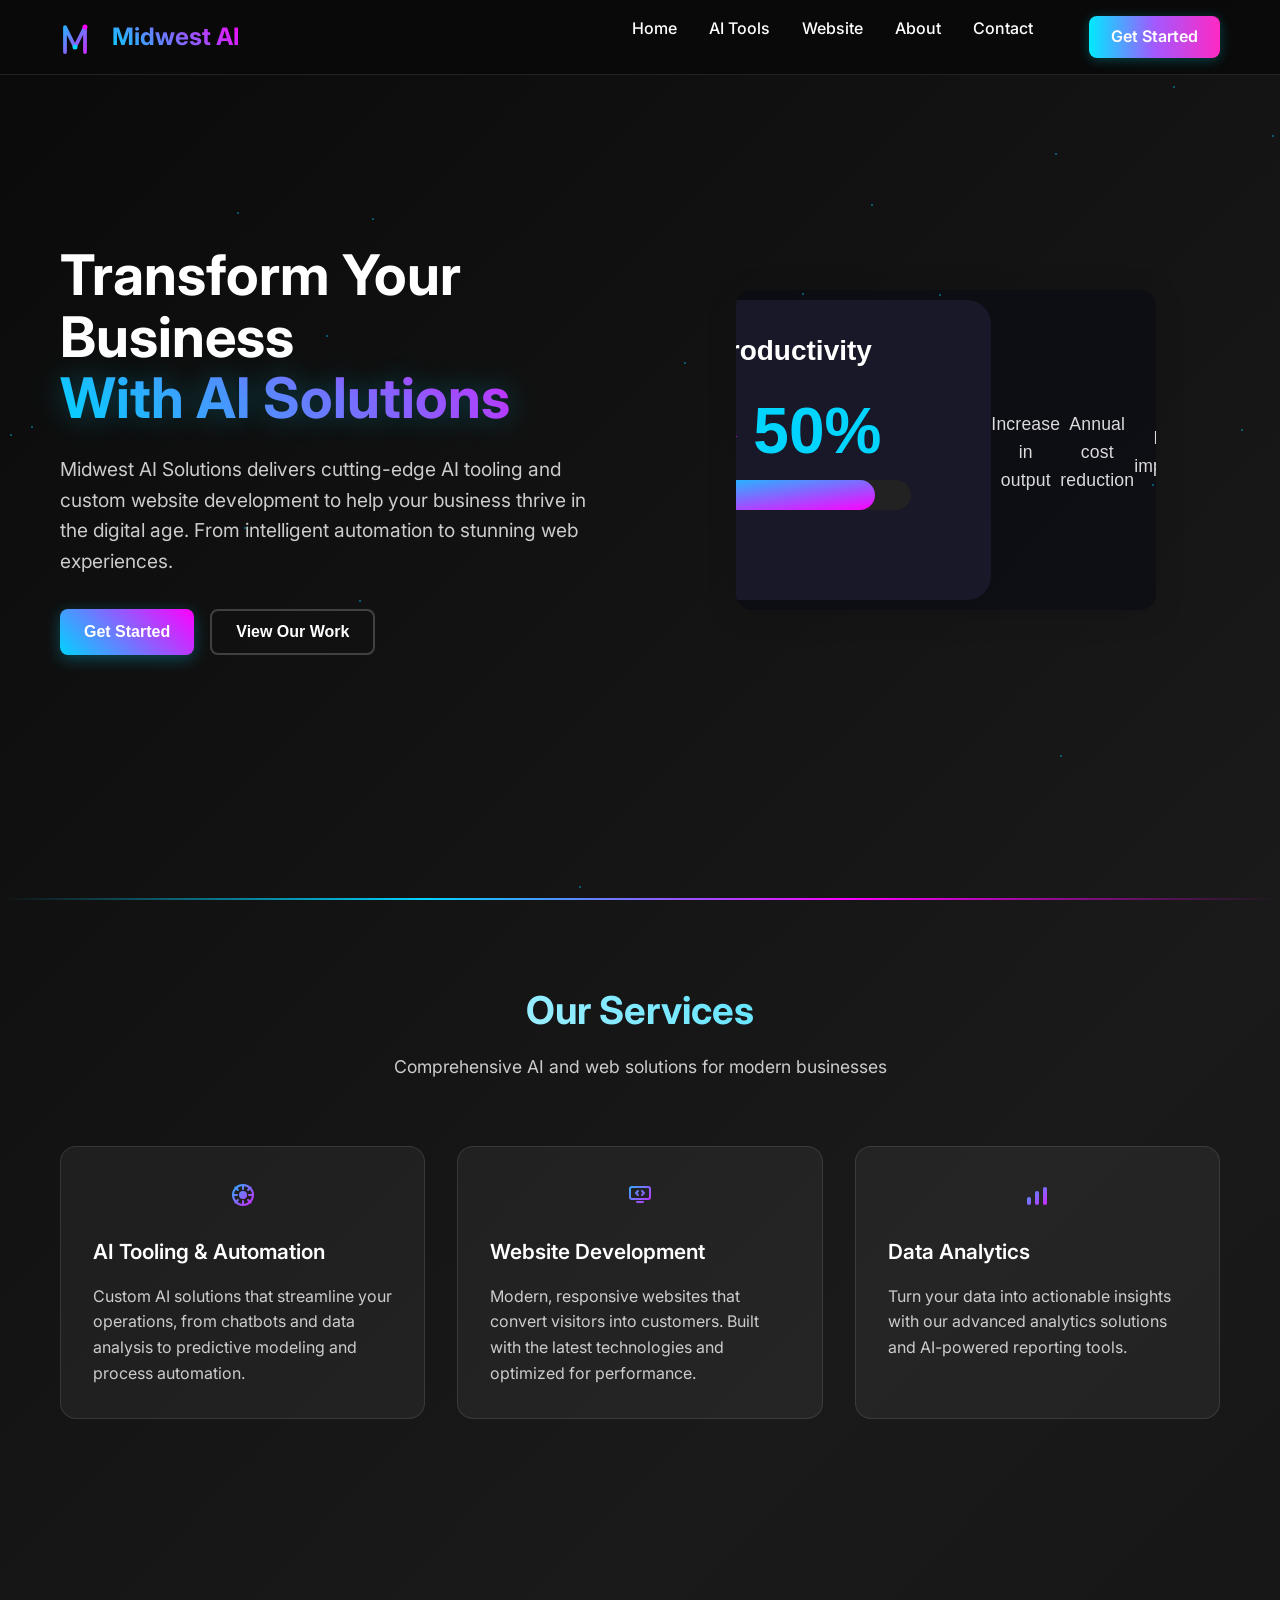
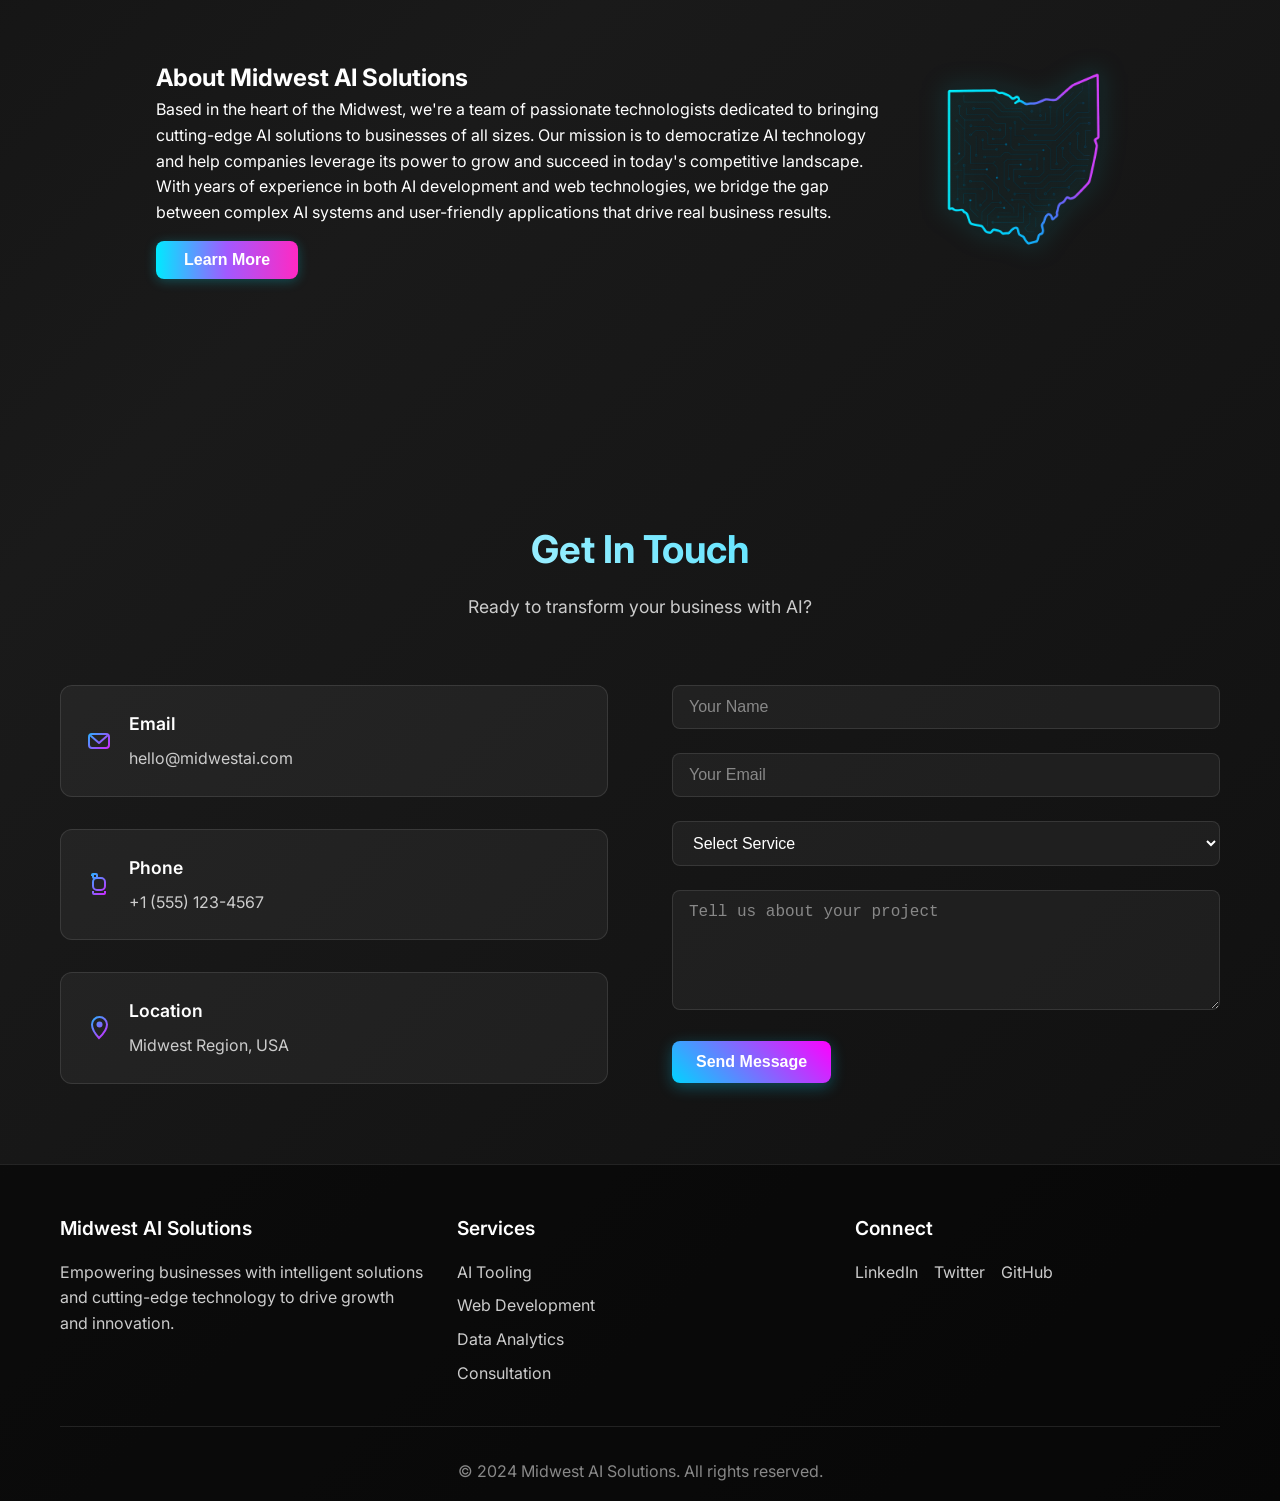
<file: index.html>
<!DOCTYPE html>
<html lang="en">
<head>
    <meta charset="UTF-8">
    <meta name="viewport" content="width=device-width, initial-scale=1.0, maximum-scale=1.0, user-scalable=no">
    <title>Midwest AI Solutions - AI Tooling & Website Development</title>
    <link rel="stylesheet" href="styles.css">
    <link href="https://fonts.googleapis.com/css2?family=Inter:wght@300;400;500;600;700&display=swap" rel="stylesheet">
</head>
<body>
    <!-- Navigation -->
    <nav class="navbar">
        <div class="nav-container">
            <div class="nav-logo">
                <div class="logo-container">
                    <div class="logo-icon">
                        <svg width="32" height="32" viewBox="0 0 32 32" fill="none" xmlns="http://www.w3.org/2000/svg">
                            <defs>
                                <linearGradient id="logo-gradient" x1="0" y1="0" x2="32" y2="32" gradientUnits="userSpaceOnUse">
                                    <stop stop-color="#00d4ff"/>
                                    <stop offset="1" stop-color="#ff00ff"/>
                                </linearGradient>
                            </defs>
                            <!-- Stylized M with circuit/AI lines -->
                            <path d="M4 28V8L12 24L20 8V28" stroke="url(#logo-gradient)" stroke-width="3" stroke-linecap="round" stroke-linejoin="round"/>
                            <circle cx="12" cy="24" r="2" fill="#00d4ff"/>
                            <circle cx="20" cy="8" r="2" fill="#ff00ff"/>
                        </svg>
                    </div>
                    <div>
                        <div class="logo-text">Midwest AI</div>
                    </div>
                </div>
            </div>
            <ul class="nav-menu">
                <li><a href="#home" class="nav-link">Home</a></li>
                <li><a href="ai-tools.html" class="nav-link">AI Tools</a></li>
                <li><a href="website.html" class="nav-link">Website</a></li>
                <li><a href="about.html" class="nav-link">About</a></li>
                <li><a href="contact.html" class="nav-link">Contact</a></li>
                <li><a href="#contact" class="cta-nav-btn">Get Started</a></li>
            </ul>
            <!-- Mobile Menu Button -->
            <div class="mobile-menu-btn">
                <span></span>
                <span></span>
                <span></span>
            </div>
        </div>
    </nav>

    <!-- Mobile Navigation Overlay -->
    <div class="mobile-nav-overlay">
        <div class="mobile-nav-content">
            <div class="mobile-nav-header">
                <div class="mobile-logo">
                    <div class="logo-icon">
                        <svg width="32" height="32" viewBox="0 0 32 32" fill="none" xmlns="http://www.w3.org/2000/svg">
                            <defs>
                                <linearGradient id="mobile-logo-gradient" x1="0" y1="0" x2="32" y2="32" gradientUnits="userSpaceOnUse">
                                    <stop stop-color="#00d4ff"/>
                                    <stop offset="1" stop-color="#ff00ff"/>
                                </linearGradient>
                            </defs>
                            <path d="M4 28V8L12 24L20 8V28" stroke="url(#mobile-logo-gradient)" stroke-width="3" stroke-linecap="round" stroke-linejoin="round"/>
                            <circle cx="12" cy="24" r="2" fill="#00d4ff"/>
                            <circle cx="20" cy="8" r="2" fill="#ff00ff"/>
                        </svg>
                    </div>
                    <div class="logo-text">Midwest AI</div>
                </div>
                <div class="mobile-close-btn">
                    <span></span>
                    <span></span>
                </div>
            </div>
            <ul class="mobile-nav-menu">
                <li><a href="#home" class="mobile-nav-link">Home</a></li>
                <li><a href="ai-tools.html" class="mobile-nav-link">AI Tools</a></li>
                <li><a href="website.html" class="mobile-nav-link">Website</a></li>
                <li><a href="about.html" class="mobile-nav-link">About</a></li>
                <li><a href="contact.html" class="mobile-nav-link">Contact</a></li>
                <li><a href="#contact" class="mobile-cta-btn">Get Started</a></li>
            </ul>
        </div>
    </div>

    <!-- Hero Section -->
    <section id="home" class="hero">
        <div class="hero-container">
            <div class="hero-content">
                <h1 class="hero-title">
                    <span class="title-line">Transform Your Business</span>
                    <span class="title-line highlight">With AI Solutions</span>
                </h1>
                <p class="hero-subtitle">
                    Midwest AI Solutions delivers cutting-edge AI tooling and custom website development to help your business thrive in the digital age. From intelligent automation to stunning web experiences.
                </p>
                <div class="hero-buttons">
                    <button class="btn btn-primary">Get Started</button>
                    <button class="btn btn-secondary">View Our Work</button>
                </div>
            </div>
            <div class="hero-visual">
                <div class="hero-slider">
                    <div class="hero-slide active" style="position: relative;">
                        <span id="productivity-num-html" style="position: absolute; left: 120px; top: 80px; font-size: 64px; font-family: Arial, sans-serif; font-weight: bold; color: #00d4ff; z-index: 2; display: flex; align-items: center;">
                            <svg width="32" height="32" style="margin-right: 10px;" viewBox="0 0 32 32"><polygon points="16,6 26,22 6,22" fill="url(#prod-gradient)"/><defs><linearGradient id="prod-gradient" x1="0%" y1="0%" x2="100%" y2="100%"><stop offset="0%" stop-color="#00d4ff"/><stop offset="100%" stop-color="#ff00ff"/></linearGradient></defs></svg>
                            <span id="productivity-number">0%</span>
                        </span>
                        <svg width="400" height="300" viewBox="0 0 400 300" fill="none" xmlns="http://www.w3.org/2000/svg">
                          <defs>
                            <linearGradient id="prod-gradient" x1="0%" y1="0%" x2="100%" y2="100%">
                              <stop offset="0%" stop-color="#00d4ff"/>
                              <stop offset="100%" stop-color="#ff00ff"/>
                            </linearGradient>
                          </defs>
                          <rect width="400" height="300" rx="24" fill="#181828"/>
                          <text x="200" y="60" text-anchor="middle" fill="#fff" font-size="28" font-family="Arial" font-weight="bold">Productivity</text>
                          <rect x="80" y="180" width="240" height="30" rx="15" fill="#222"/>
                          <rect id="productivity-bar" x="80" y="180" width="0" height="30" rx="15" fill="url(#prod-gradient)"/>
                        </svg>
                    </div>
                    <div class="hero-slide-desc">Increase in output</div>
                    <div class="hero-slide">
                        <span id="savings-num-html" style="position: absolute; left: 120px; top: 80px; font-size: 64px; font-family: Arial, sans-serif; font-weight: bold; color: #00d4ff; z-index: 2; display: flex; align-items: center;">
                            <svg width="32" height="32" style="margin-right: 10px;" viewBox="0 0 32 32"><polygon points="16,6 26,22 6,22" fill="url(#savings-gradient)"/><defs><linearGradient id="savings-gradient" x1="0%" y1="0%" x2="100%" y2="100%"><stop offset="0%" stop-color="#00d4ff"/><stop offset="100%" stop-color="#ff00ff"/></linearGradient></defs></svg>
                            <span id="savings-num">$0</span>
                        </span>
                        <svg width="400" height="300" viewBox="0 0 400 300" fill="none" xmlns="http://www.w3.org/2000/svg">
                          <defs>
                            <linearGradient id="savings-gradient" x1="0%" y1="0%" x2="100%" y2="100%">
                              <stop offset="0%" stop-color="#00d4ff"/>
                              <stop offset="100%" stop-color="#ff00ff"/>
                            </linearGradient>
                          </defs>
                          <rect width="400" height="300" rx="24" fill="#181828"/>
                          <text x="200" y="60" text-anchor="middle" fill="#fff" font-size="28" font-family="Arial" font-weight="bold">Price Savings</text>
                          <rect x="100" y="200" width="200" height="30" rx="15" fill="#222"/>
                          <rect id="savings-bar" x="100" y="200" width="0" height="30" rx="15" fill="url(#savings-gradient)"/>
                        </svg>
                    </div>
                    <div class="hero-slide-desc">Annual cost reduction</div>
                    <div class="hero-slide">
                        <span id="efficiency-num-html" style="position: absolute; left: 120px; top: 80px; font-size: 64px; font-family: Arial, sans-serif; font-weight: bold; color: #00d4ff; z-index: 2; display: flex; align-items: center;">
                            <svg width="32" height="32" style="margin-right: 10px;" viewBox="0 0 32 32"><polygon points="16,6 26,22 6,22" fill="url(#efficiency-gradient)"/><defs><linearGradient id="efficiency-gradient" x1="0%" y1="0%" x2="100%" y2="100%"><stop offset="0%" stop-color="#00d4ff"/><stop offset="100%" stop-color="#ff00ff"/></linearGradient></defs></svg>
                            <span id="efficiency-num">0%</span>
                        </span>
                        <svg width="400" height="300" viewBox="0 0 400 300" fill="none" xmlns="http://www.w3.org/2000/svg">
                          <defs>
                            <linearGradient id="efficiency-gradient" x1="0%" y1="0%" x2="100%" y2="100%">
                              <stop offset="0%" stop-color="#00d4ff"/>
                              <stop offset="100%" stop-color="#ff00ff"/>
                            </linearGradient>
                          </defs>
                          <rect width="400" height="300" rx="24" fill="#181828"/>
                          <text x="200" y="60" text-anchor="middle" fill="#fff" font-size="28" font-family="Arial" font-weight="bold">Efficiency</text>
                          <rect x="100" y="200" width="200" height="30" rx="15" fill="#222"/>
                          <rect id="efficiency-bar" x="100" y="200" width="0" height="30" rx="15" fill="url(#efficiency-gradient)"/>
                        </svg>
                    </div>
                    <div class="hero-slide-desc">Process improvement</div>
                    <div class="hero-slide">
                        <span id="traffic-num-html" style="position: absolute; left: 120px; top: 80px; font-size: 64px; font-family: Arial, sans-serif; font-weight: bold; color: #00d4ff; z-index: 2; display: flex; align-items: center;">
                            <svg width="32" height="32" style="margin-right: 10px;" viewBox="0 0 32 32"><polygon points="16,6 26,22 6,22" fill="url(#traffic-gradient)"/><defs><linearGradient id="traffic-gradient" x1="0%" y1="0%" x2="100%" y2="100%"><stop offset="0%" stop-color="#00d4ff"/><stop offset="100%" stop-color="#ff00ff"/></linearGradient></defs></svg>
                            <span id="traffic-num">0%</span>
                        </span>
                        <svg width="400" height="300" viewBox="0 0 400 300" fill="none" xmlns="http://www.w3.org/2000/svg">
                          <defs>
                            <linearGradient id="traffic-gradient" x1="0%" y1="0%" x2="100%" y2="100%">
                              <stop offset="0%" stop-color="#00d4ff"/>
                              <stop offset="100%" stop-color="#ff00ff"/>
                            </linearGradient>
                          </defs>
                          <rect width="400" height="300" rx="24" fill="#181828"/>
                          <text x="200" y="60" text-anchor="middle" fill="#fff" font-size="28" font-family="Arial" font-weight="bold">Web Traffic</text>
                          <rect x="100" y="180" width="200" height="30" rx="15" fill="#222"/>
                          <rect id="traffic-bar" x="100" y="180" width="0" height="30" rx="15" fill="url(#traffic-gradient)"/>
                        </svg>
                    </div>
                    <div class="hero-slide-desc">Monthly visitors growth</div>
                </div>
            </div>
        </div>
        <!-- Glowing line effect -->
        <div class="glow-line"></div>
    </section>

    <!-- Services Section -->
    <section id="services" class="features">
        <div class="container">
            <div class="section-header">
                <h2 class="section-title">Our Services</h2>
                <p class="section-subtitle">Comprehensive AI and web solutions for modern businesses</p>
            </div>
            <div class="features-grid">
                <div class="feature-card">
                    <div class="feature-icon">
                        <div class="icon-placeholder">
                            <!-- Gear/Cog SVG for AI Tooling -->
                            <svg width="32" height="32" viewBox="0 0 32 32" fill="none" xmlns="http://www.w3.org/2000/svg">
                                <defs>
                                    <linearGradient id="icon-gradient" x1="0" y1="0" x2="32" y2="32" gradientUnits="userSpaceOnUse">
                                        <stop stop-color="#00d4ff"/>
                                        <stop offset="1" stop-color="#ff00ff"/>
                                    </linearGradient>
                                </defs>
                                <circle cx="16" cy="16" r="10" stroke="url(#icon-gradient)" stroke-width="2" fill="none"/>
                                <path d="M16 10V6M16 26V22M22 16H26M6 16H10M21.07 21.07L23.54 23.54M8.46 8.46L10.93 10.93M21.07 10.93L23.54 8.46M8.46 23.54L10.93 21.07" stroke="url(#icon-gradient)" stroke-width="2" stroke-linecap="round"/>
                                <circle cx="16" cy="16" r="4" fill="url(#icon-gradient)"/>
                            </svg>
                        </div>
                    </div>
                    <h3 class="feature-title">AI Tooling & Automation</h3>
                    <p class="feature-description">
                        Custom AI solutions that streamline your operations, from chatbots and data analysis to predictive modeling and process automation.
                    </p>
                </div>
                <div class="feature-card">
                    <div class="feature-icon">
                        <div class="icon-placeholder">
                            <!-- Monitor/Code SVG for Website Development -->
                            <svg width="32" height="32" viewBox="0 0 32 32" fill="none" xmlns="http://www.w3.org/2000/svg">
                                <defs>
                                    <linearGradient id="icon-gradient2" x1="0" y1="0" x2="32" y2="32" gradientUnits="userSpaceOnUse">
                                        <stop stop-color="#00d4ff"/>
                                        <stop offset="1" stop-color="#ff00ff"/>
                                    </linearGradient>
                                </defs>
                                <rect x="6" y="8" width="20" height="12" rx="2" stroke="url(#icon-gradient2)" stroke-width="2" fill="none"/>
                                <rect x="12" y="22" width="8" height="2" rx="1" fill="url(#icon-gradient2)"/>
                                <path d="M14 16L12 14L14 12" stroke="url(#icon-gradient2)" stroke-width="2" stroke-linecap="round" stroke-linejoin="round"/>
                                <path d="M18 16L20 14L18 12" stroke="url(#icon-gradient2)" stroke-width="2" stroke-linecap="round" stroke-linejoin="round"/>
                            </svg>
                        </div>
                    </div>
                    <h3 class="feature-title">Website Development</h3>
                    <p class="feature-description">
                        Modern, responsive websites that convert visitors into customers. Built with the latest technologies and optimized for performance.
                    </p>
                </div>
                <div class="feature-card">
                    <div class="feature-icon">
                        <div class="icon-placeholder">
                            <!-- Chart/Analytics SVG for Data Analytics -->
                            <svg width="32" height="32" viewBox="0 0 32 32" fill="none" xmlns="http://www.w3.org/2000/svg">
                                <defs>
                                    <linearGradient id="icon-gradient3" x1="0" y1="0" x2="32" y2="32" gradientUnits="userSpaceOnUse">
                                        <stop stop-color="#00d4ff"/>
                                        <stop offset="1" stop-color="#ff00ff"/>
                                    </linearGradient>
                                </defs>
                                <rect x="6" y="18" width="4" height="8" rx="2" fill="url(#icon-gradient3)"/>
                                <rect x="14" y="12" width="4" height="14" rx="2" fill="url(#icon-gradient3)"/>
                                <rect x="22" y="8" width="4" height="18" rx="2" fill="url(#icon-gradient3)"/>
                            </svg>
                        </div>
                    </div>
                    <h3 class="feature-title">Data Analytics</h3>
                    <p class="feature-description">
                        Turn your data into actionable insights with our advanced analytics solutions and AI-powered reporting tools.
                    </p>
                </div>
            </div>
        </div>
    </section>

    <!-- About Section -->
    <section id="about">
        <div class="about-flex">
            <div class="about-text">
                <h2>About <span class="gradient-text">Midwest AI Solutions</span></h2>
                <p>Based in the heart of the Midwest, we're a team of passionate technologists dedicated to bringing cutting-edge AI solutions to businesses of all sizes. Our mission is to democratize AI technology and help companies leverage its power to grow and succeed in today's competitive landscape.</p>
                <p>With years of experience in both AI development and web technologies, we bridge the gap between complex AI systems and user-friendly applications that drive real business results.</p>
                <button class="cta-btn">Learn More</button>
            </div>
            <img src="images/ohio-tech.png" alt="Modern Ohio Tech Outline" class="ohio-tech-img" />
        </div>
    </section>

    <!-- Contact Section -->
    <section id="contact" class="contact">
        <div class="container">
            <div class="section-header">
                <h2 class="section-title">Get In Touch</h2>
                <p class="section-subtitle">Ready to transform your business with AI?</p>
            </div>
            <div class="contact-content">
                <div class="contact-info">
                    <div class="contact-item">
                        <div class="contact-icon">
                            <!-- Envelope/Mail SVG -->
                            <svg width="28" height="28" viewBox="0 0 28 28" fill="none" xmlns="http://www.w3.org/2000/svg">
                                <defs>
                                    <linearGradient id="contact-gradient1" x1="0" y1="0" x2="28" y2="28" gradientUnits="userSpaceOnUse">
                                        <stop stop-color="#00d4ff"/>
                                        <stop offset="1" stop-color="#ff00ff"/>
                                    </linearGradient>
                                </defs>
                                <rect x="4" y="7" width="20" height="14" rx="3" stroke="url(#contact-gradient1)" stroke-width="2" fill="none"/>
                                <path d="M6 9L14 16L22 9" stroke="url(#contact-gradient1)" stroke-width="2" stroke-linecap="round" stroke-linejoin="round"/>
                            </svg>
                        </div>
                        <div class="contact-details">
                            <h4>Email</h4>
                            <p>hello@midwestai.com</p>
                        </div>
                    </div>
                    <div class="contact-item">
                        <div class="contact-icon">
                            <!-- Phone SVG -->
                            <svg width="28" height="28" viewBox="0 0 28 28" fill="none" xmlns="http://www.w3.org/2000/svg">
                                <defs>
                                    <linearGradient id="contact-gradient2" x1="0" y1="0" x2="28" y2="28" gradientUnits="userSpaceOnUse">
                                        <stop stop-color="#00d4ff"/>
                                        <stop offset="1" stop-color="#ff00ff"/>
                                    </linearGradient>
                                </defs>
                                <path d="M7 5C7 4.44772 7.44772 4 8 4H11C11.5523 4 12 4.44772 12 5V7C12 7.55228 11.5523 8 11 8H9C8.44772 8 8 7.55228 8 7V5Z" stroke="url(#contact-gradient2)" stroke-width="2"/>
                                <path d="M16 20C18.2091 20 20 18.2091 20 16V12C20 9.79086 18.2091 8 16 8H12C9.79086 8 8 9.79086 8 12V16C8 18.2091 9.79086 20 12 20H16Z" stroke="url(#contact-gradient2)" stroke-width="2"/>
                                <path d="M20 21V23C20 23.5523 19.5523 24 19 24H9C8.44772 24 8 23.5523 8 23V21" stroke="url(#contact-gradient2)" stroke-width="2"/>
                            </svg>
                        </div>
                        <div class="contact-details">
                            <h4>Phone</h4>
                            <p>+1 (555) 123-4567</p>
                        </div>
                    </div>
                    <div class="contact-item">
                        <div class="contact-icon">
                            <!-- Map Pin/Location SVG -->
                            <svg width="28" height="28" viewBox="0 0 28 28" fill="none" xmlns="http://www.w3.org/2000/svg">
                                <defs>
                                    <linearGradient id="contact-gradient3" x1="0" y1="0" x2="28" y2="28" gradientUnits="userSpaceOnUse">
                                        <stop stop-color="#00d4ff"/>
                                        <stop offset="1" stop-color="#ff00ff"/>
                                    </linearGradient>
                                </defs>
                                <path d="M14 24C14 24 22 16.5 22 10.5C22 6.35786 18.6421 3 14.5 3C10.3579 3 7 6.35786 7 10.5C7 16.5 14 24 14 24Z" stroke="url(#contact-gradient3)" stroke-width="2" fill="none"/>
                                <circle cx="14.5" cy="10.5" r="3" fill="url(#contact-gradient3)"/>
                            </svg>
                        </div>
                        <div class="contact-details">
                            <h4>Location</h4>
                            <p>Midwest Region, USA</p>
                        </div>
                    </div>
                </div>
                <div class="contact-form">
                    <form>
                        <div class="form-group">
                            <input type="text" placeholder="Your Name" class="form-input">
                        </div>
                        <div class="form-group">
                            <input type="email" placeholder="Your Email" class="form-input">
                        </div>
                        <div class="form-group">
                            <select class="form-input">
                                <option value="">Select Service</option>
                                <option value="ai-tooling">AI Tooling & Automation</option>
                                <option value="web-development">Website Development</option>
                                <option value="data-analytics">Data Analytics</option>
                                <option value="consultation">Consultation</option>
                            </select>
                        </div>
                        <div class="form-group">
                            <textarea placeholder="Tell us about your project" class="form-input" rows="5"></textarea>
                        </div>
                        <button type="submit" class="btn btn-primary">Send Message</button>
                    </form>
                </div>
            </div>
        </div>
    </section>

    <!-- Footer -->
    <footer class="footer">
        <div class="container">
            <div class="footer-content">
                <div class="footer-section">
                    <h4>Midwest AI Solutions</h4>
                    <p>Empowering businesses with intelligent solutions and cutting-edge technology to drive growth and innovation.</p>
                </div>
                <div class="footer-section">
                    <h4>Services</h4>
                    <ul>
                        <li><a href="#services">AI Tooling</a></li>
                        <li><a href="#services">Web Development</a></li>
                        <li><a href="#services">Data Analytics</a></li>
                        <li><a href="#contact">Consultation</a></li>
                    </ul>
                </div>
                <div class="footer-section">
                    <h4>Connect</h4>
                    <div class="social-links">
                        <a href="#" class="social-link">LinkedIn</a>
                        <a href="#" class="social-link">Twitter</a>
                        <a href="#" class="social-link">GitHub</a>
                    </div>
                </div>
            </div>
            <div class="footer-bottom">
                <p>&copy; 2024 Midwest AI Solutions. All rights reserved.</p>
            </div>
        </div>
    </footer>

    <script src="script.js"></script>
</body>
</html>
</file>
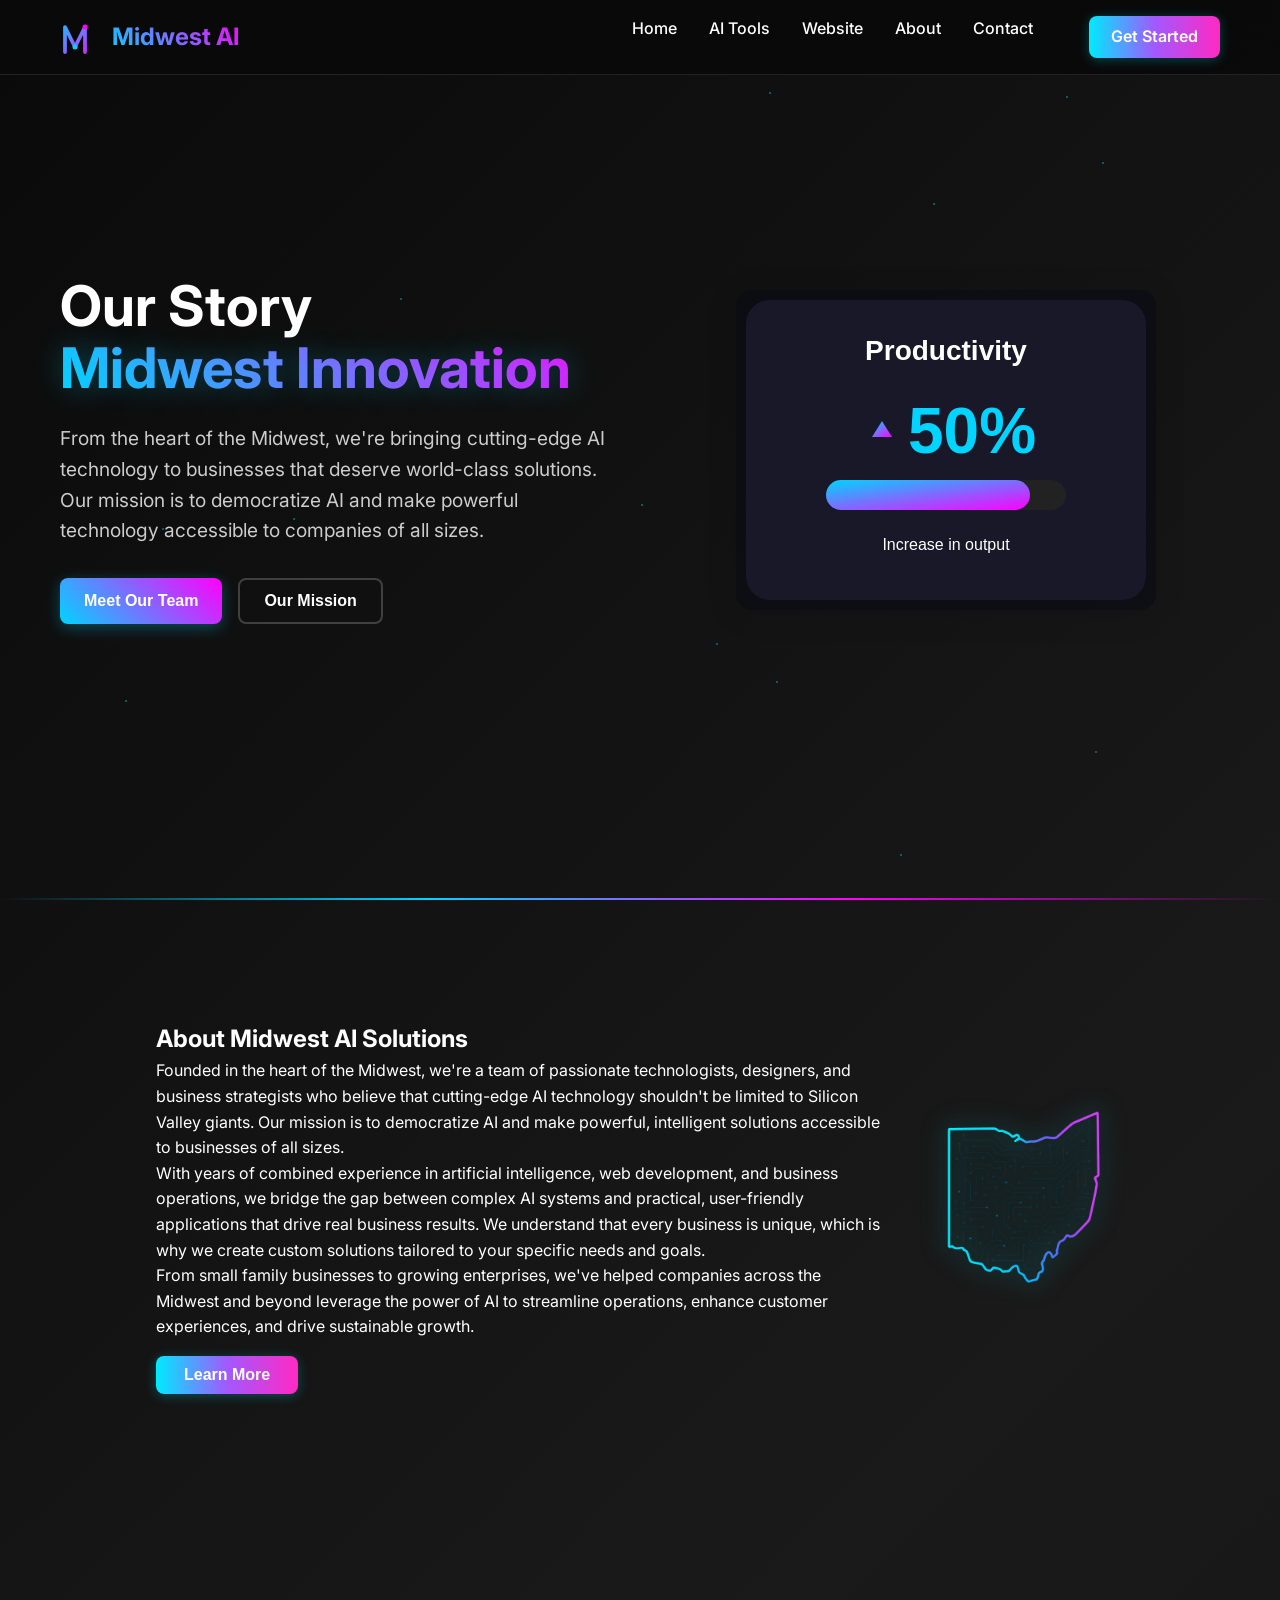
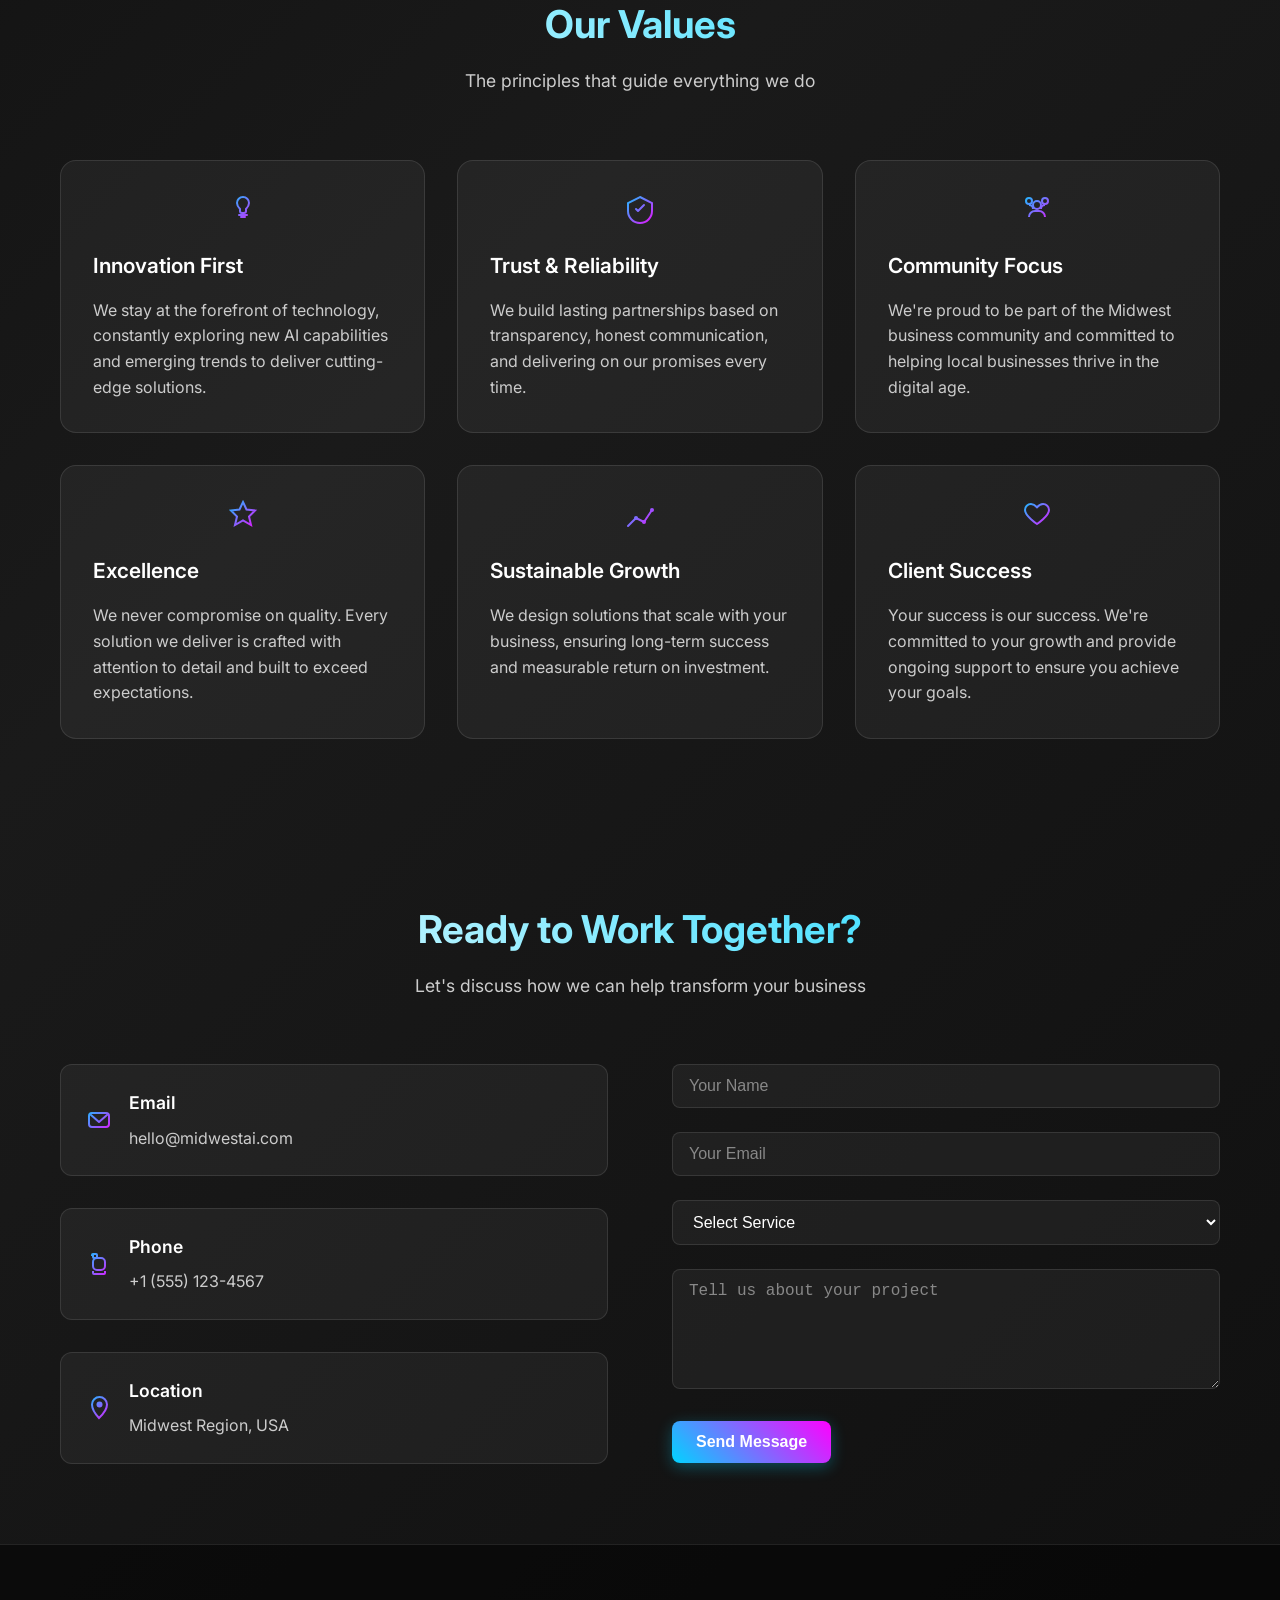
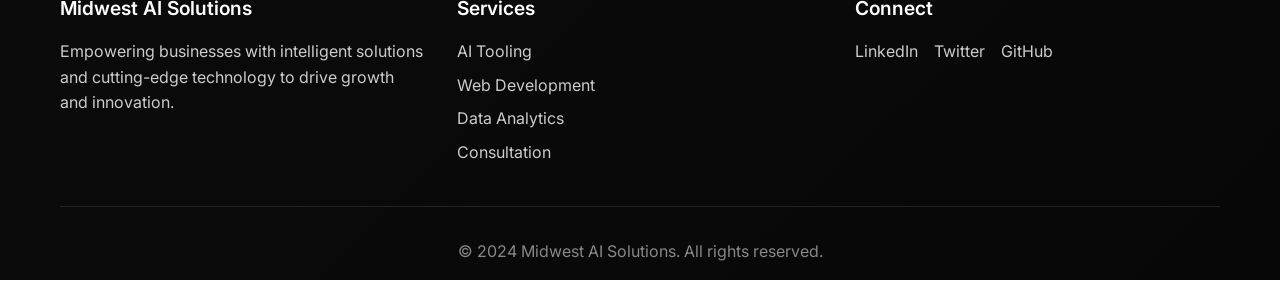
<file: about.html>
<!DOCTYPE html>
<html lang="en">
<head>
    <meta charset="UTF-8">
    <meta name="viewport" content="width=device-width, initial-scale=1.0">
    <title>About Us - Midwest AI Solutions</title>
    <link rel="stylesheet" href="styles.css">
    <link href="https://fonts.googleapis.com/css2?family=Inter:wght@300;400;500;600;700&display=swap" rel="stylesheet">
</head>
<body>
    <!-- Navigation -->
    <nav class="navbar">
        <div class="nav-container">
            <div class="nav-logo">
                <div class="logo-container">
                    <div class="logo-icon">
                        <svg width="32" height="32" viewBox="0 0 32 32" fill="none" xmlns="http://www.w3.org/2000/svg">
                            <defs>
                                <linearGradient id="logo-gradient" x1="0" y1="0" x2="32" y2="32" gradientUnits="userSpaceOnUse">
                                    <stop stop-color="#00d4ff"/>
                                    <stop offset="1" stop-color="#ff00ff"/>
                                </linearGradient>
                            </defs>
                            <!-- Stylized M with circuit/AI lines -->
                            <path d="M4 28V8L12 24L20 8V28" stroke="url(#logo-gradient)" stroke-width="3" stroke-linecap="round" stroke-linejoin="round"/>
                            <circle cx="12" cy="24" r="2" fill="#00d4ff"/>
                            <circle cx="20" cy="8" r="2" fill="#ff00ff"/>
                        </svg>
                    </div>
                    <div>
                        <div class="logo-text">Midwest AI</div>
                    </div>
                </div>
            </div>
            <ul class="nav-menu">
                <li><a href="index.html" class="nav-link">Home</a></li>
                <li><a href="ai-tools.html" class="nav-link">AI Tools</a></li>
                <li><a href="website.html" class="nav-link">Website</a></li>
                <li><a href="about.html" class="nav-link">About</a></li>
                <li><a href="contact.html" class="nav-link">Contact</a></li>
                <li><a href="contact.html" class="cta-nav-btn">Get Started</a></li>
            </ul>
        </div>
    </nav>

    <!-- Hero Section -->
    <section id="home" class="hero">
        <div class="hero-container">
            <div class="hero-content">
                <h1 class="hero-title">
                    <span class="title-line">Our Story</span>
                    <span class="title-line highlight">Midwest Innovation</span>
                </h1>
                <p class="hero-subtitle">
                    From the heart of the Midwest, we're bringing cutting-edge AI technology to businesses that deserve world-class solutions. Our mission is to democratize AI and make powerful technology accessible to companies of all sizes.
                </p>
                <div class="hero-buttons">
                    <button class="btn btn-primary">Meet Our Team</button>
                    <button class="btn btn-secondary">Our Mission</button>
                </div>
            </div>
            <div class="hero-visual">
                <div class="hero-slider">
                    <div class="hero-slide active" style="position: relative;">
                        <span id="productivity-num-html" style="position: absolute; left: 120px; top: 80px; font-size: 64px; font-family: Arial, sans-serif; font-weight: bold; color: #00d4ff; z-index: 2; display: flex; align-items: center;">
                            <svg width="32" height="32" style="margin-right: 10px;" viewBox="0 0 32 32"><polygon points="16,6 26,22 6,22" fill="url(#prod-gradient)"/><defs><linearGradient id="prod-gradient" x1="0%" y1="0%" x2="100%" y2="100%"><stop offset="0%" stop-color="#00d4ff"/><stop offset="100%" stop-color="#ff00ff"/></linearGradient></defs></svg>
                            <span id="productivity-number">0%</span>
                        </span>
                        <svg width="400" height="300" viewBox="0 0 400 300" fill="none" xmlns="http://www.w3.org/2000/svg">
                          <defs>
                            <linearGradient id="prod-gradient" x1="0%" y1="0%" x2="100%" y2="100%">
                              <stop offset="0%" stop-color="#00d4ff"/>
                              <stop offset="100%" stop-color="#ff00ff"/>
                            </linearGradient>
                          </defs>
                          <rect width="400" height="300" rx="24" fill="#181828"/>
                          <text x="200" y="60" text-anchor="middle" fill="#fff" font-size="28" font-family="Arial" font-weight="bold">Productivity</text>
                          <rect x="80" y="180" width="240" height="30" rx="15" fill="#222"/>
                          <rect id="productivity-bar" x="80" y="180" width="0" height="30" rx="15" fill="url(#prod-gradient)"/>
                          <text x="200" y="250" text-anchor="middle" fill="#fff" font-size="16" font-family="Arial">Increase in output</text>
                        </svg>
                    </div>
                    <div class="hero-slide">
                        <span id="savings-num-html" style="position: absolute; left: 120px; top: 80px; font-size: 64px; font-family: Arial, sans-serif; font-weight: bold; color: #00d4ff; z-index: 2; display: flex; align-items: center;">
                            <svg width="32" height="32" style="margin-right: 10px;" viewBox="0 0 32 32"><polygon points="16,6 26,22 6,22" fill="url(#savings-gradient)"/><defs><linearGradient id="savings-gradient" x1="0%" y1="0%" x2="100%" y2="100%"><stop offset="0%" stop-color="#00d4ff"/><stop offset="100%" stop-color="#ff00ff"/></linearGradient></defs></svg>
                            <span id="savings-num">$0</span>
                        </span>
                        <svg width="400" height="300" viewBox="0 0 400 300" fill="none" xmlns="http://www.w3.org/2000/svg">
                          <defs>
                            <linearGradient id="savings-gradient" x1="0%" y1="0%" x2="100%" y2="100%">
                              <stop offset="0%" stop-color="#00d4ff"/>
                              <stop offset="100%" stop-color="#ff00ff"/>
                            </linearGradient>
                          </defs>
                          <rect width="400" height="300" rx="24" fill="#181828"/>
                          <text x="200" y="60" text-anchor="middle" fill="#fff" font-size="28" font-family="Arial" font-weight="bold">Price Savings</text>
                          <rect x="100" y="200" width="200" height="30" rx="15" fill="#222"/>
                          <rect id="savings-bar" x="100" y="200" width="0" height="30" rx="15" fill="url(#savings-gradient)"/>
                          <text x="200" y="250" text-anchor="middle" fill="#fff" font-size="16" font-family="Arial">Annual cost reduction</text>
                        </svg>
                    </div>
                    <div class="hero-slide">
                        <span id="efficiency-num-html" style="position: absolute; left: 120px; top: 80px; font-size: 64px; font-family: Arial, sans-serif; font-weight: bold; color: #00d4ff; z-index: 2; display: flex; align-items: center;">
                            <svg width="32" height="32" style="margin-right: 10px;" viewBox="0 0 32 32"><polygon points="16,6 26,22 6,22" fill="url(#efficiency-gradient)"/><defs><linearGradient id="efficiency-gradient" x1="0%" y1="0%" x2="100%" y2="100%"><stop offset="0%" stop-color="#00d4ff"/><stop offset="100%" stop-color="#ff00ff"/></linearGradient></defs></svg>
                            <span id="efficiency-num">0%</span>
                        </span>
                        <svg width="400" height="300" viewBox="0 0 400 300" fill="none" xmlns="http://www.w3.org/2000/svg">
                          <defs>
                            <linearGradient id="efficiency-gradient" x1="0%" y1="0%" x2="100%" y2="100%">
                              <stop offset="0%" stop-color="#00d4ff"/>
                              <stop offset="100%" stop-color="#ff00ff"/>
                            </linearGradient>
                          </defs>
                          <rect width="400" height="300" rx="24" fill="#181828"/>
                          <text x="200" y="60" text-anchor="middle" fill="#fff" font-size="28" font-family="Arial" font-weight="bold">Efficiency</text>
                          <rect x="100" y="200" width="200" height="30" rx="15" fill="#222"/>
                          <rect id="efficiency-bar" x="100" y="200" width="0" height="30" rx="15" fill="url(#efficiency-gradient)"/>
                          <text x="200" y="250" text-anchor="middle" fill="#fff" font-size="16" font-family="Arial">Process improvement</text>
                        </svg>
                    </div>
                    <div class="hero-slide">
                        <span id="traffic-num-html" style="position: absolute; left: 120px; top: 80px; font-size: 64px; font-family: Arial, sans-serif; font-weight: bold; color: #00d4ff; z-index: 2; display: flex; align-items: center;">
                            <svg width="32" height="32" style="margin-right: 10px;" viewBox="0 0 32 32"><polygon points="16,6 26,22 6,22" fill="url(#traffic-gradient)"/><defs><linearGradient id="traffic-gradient" x1="0%" y1="0%" x2="100%" y2="100%"><stop offset="0%" stop-color="#00d4ff"/><stop offset="100%" stop-color="#ff00ff"/></linearGradient></defs></svg>
                            <span id="traffic-num">0%</span>
                        </span>
                        <svg width="400" height="300" viewBox="0 0 400 300" fill="none" xmlns="http://www.w3.org/2000/svg">
                          <defs>
                            <linearGradient id="traffic-gradient" x1="0%" y1="0%" x2="100%" y2="100%">
                              <stop offset="0%" stop-color="#00d4ff"/>
                              <stop offset="100%" stop-color="#ff00ff"/>
                            </linearGradient>
                          </defs>
                          <rect width="400" height="300" rx="24" fill="#181828"/>
                          <text x="200" y="60" text-anchor="middle" fill="#fff" font-size="28" font-family="Arial" font-weight="bold">Web Traffic</text>
                          <rect x="100" y="180" width="200" height="30" rx="15" fill="#222"/>
                          <rect id="traffic-bar" x="100" y="180" width="0" height="30" rx="15" fill="url(#traffic-gradient)"/>
                          <text x="200" y="250" text-anchor="middle" fill="#fff" font-size="16" font-family="Arial">Monthly visitors growth</text>
                        </svg>
                    </div>
                </div>
            </div>
        </div>
        <!-- Glowing line effect -->
        <div class="glow-line"></div>
    </section>

    <!-- About Section -->
    <section id="about">
        <div class="about-flex">
            <div class="about-text">
                <h2>About <span class="gradient-text">Midwest AI Solutions</span></h2>
                <p>Founded in the heart of the Midwest, we're a team of passionate technologists, designers, and business strategists who believe that cutting-edge AI technology shouldn't be limited to Silicon Valley giants. Our mission is to democratize AI and make powerful, intelligent solutions accessible to businesses of all sizes.</p>
                <p>With years of combined experience in artificial intelligence, web development, and business operations, we bridge the gap between complex AI systems and practical, user-friendly applications that drive real business results. We understand that every business is unique, which is why we create custom solutions tailored to your specific needs and goals.</p>
                <p>From small family businesses to growing enterprises, we've helped companies across the Midwest and beyond leverage the power of AI to streamline operations, enhance customer experiences, and drive sustainable growth.</p>
                <button class="cta-btn">Learn More</button>
            </div>
            <img src="images/ohio-tech.png" alt="Modern Ohio Tech Outline" class="ohio-tech-img" />
        </div>
    </section>

    <!-- Values Section -->
    <section id="values" class="features">
        <div class="container">
            <div class="section-header">
                <h2 class="section-title">Our Values</h2>
                <p class="section-subtitle">The principles that guide everything we do</p>
            </div>
            <div class="features-grid">
                <div class="feature-card">
                    <div class="feature-icon">
                        <div class="icon-placeholder">
                            <!-- Innovation/Lightbulb SVG -->
                            <svg width="32" height="32" viewBox="0 0 32 32" fill="none" xmlns="http://www.w3.org/2000/svg">
                                <defs>
                                    <linearGradient id="icon-gradient1" x1="0" y1="0" x2="32" y2="32" gradientUnits="userSpaceOnUse">
                                        <stop stop-color="#00d4ff"/>
                                        <stop offset="1" stop-color="#ff00ff"/>
                                    </linearGradient>
                                </defs>
                                <path d="M16 4C12.6863 4 10 6.68629 10 10C10 12.5 11.5 14.5 13 16V18C13 19.1046 13.8954 20 15 20H17C18.1046 20 19 19.1046 19 18V16C20.5 14.5 22 12.5 22 10C22 6.68629 19.3137 4 16 4Z" stroke="url(#icon-gradient1)" stroke-width="2" fill="none"/>
                                <path d="M12 22H20" stroke="url(#icon-gradient1)" stroke-width="2" stroke-linecap="round"/>
                                <path d="M14 24H18" stroke="url(#icon-gradient1)" stroke-width="2" stroke-linecap="round"/>
                            </svg>
                        </div>
                    </div>
                    <h3 class="feature-title">Innovation First</h3>
                    <p class="feature-description">
                        We stay at the forefront of technology, constantly exploring new AI capabilities and emerging trends to deliver cutting-edge solutions.
                    </p>
                </div>
                <div class="feature-card">
                    <div class="feature-icon">
                        <div class="icon-placeholder">
                            <!-- Trust/Shield SVG -->
                            <svg width="32" height="32" viewBox="0 0 32 32" fill="none" xmlns="http://www.w3.org/2000/svg">
                                <defs>
                                    <linearGradient id="icon-gradient2" x1="0" y1="0" x2="32" y2="32" gradientUnits="userSpaceOnUse">
                                        <stop stop-color="#00d4ff"/>
                                        <stop offset="1" stop-color="#ff00ff"/>
                                    </linearGradient>
                                </defs>
                                <path d="M16 4L28 10V18C28 24.6274 22.6274 30 16 30C9.37258 30 4 24.6274 4 18V10L16 4Z" stroke="url(#icon-gradient2)" stroke-width="2" fill="none"/>
                                <path d="M12 16L14 18L20 12" stroke="url(#icon-gradient2)" stroke-width="2" stroke-linecap="round" stroke-linejoin="round"/>
                            </svg>
                        </div>
                    </div>
                    <h3 class="feature-title">Trust & Reliability</h3>
                    <p class="feature-description">
                        We build lasting partnerships based on transparency, honest communication, and delivering on our promises every time.
                    </p>
                </div>
                <div class="feature-card">
                    <div class="feature-icon">
                        <div class="icon-placeholder">
                            <!-- Community/People SVG -->
                            <svg width="32" height="32" viewBox="0 0 32 32" fill="none" xmlns="http://www.w3.org/2000/svg">
                                <defs>
                                    <linearGradient id="icon-gradient3" x1="0" y1="0" x2="32" y2="32" gradientUnits="userSpaceOnUse">
                                        <stop stop-color="#00d4ff"/>
                                        <stop offset="1" stop-color="#ff00ff"/>
                                    </linearGradient>
                                </defs>
                                <circle cx="16" cy="12" r="4" stroke="url(#icon-gradient3)" stroke-width="2" fill="none"/>
                                <path d="M8 24C8 20.6863 10.6863 18 14 18H18C21.3137 18 24 20.6863 24 24" stroke="url(#icon-gradient3)" stroke-width="2" fill="none"/>
                                <circle cx="24" cy="8" r="3" stroke="url(#icon-gradient3)" stroke-width="2" fill="none"/>
                                <path d="M20 16C20 13.7909 21.7909 12 24 12" stroke="url(#icon-gradient3)" stroke-width="2" fill="none"/>
                                <circle cx="8" cy="8" r="3" stroke="url(#icon-gradient3)" stroke-width="2" fill="none"/>
                                <path d="M12 16C12 13.7909 10.2091 12 8 12" stroke="url(#icon-gradient3)" stroke-width="2" fill="none"/>
                            </svg>
                        </div>
                    </div>
                    <h3 class="feature-title">Community Focus</h3>
                    <p class="feature-description">
                        We're proud to be part of the Midwest business community and committed to helping local businesses thrive in the digital age.
                    </p>
                </div>
                <div class="feature-card">
                    <div class="feature-icon">
                        <div class="icon-placeholder">
                            <!-- Quality/Star SVG -->
                            <svg width="32" height="32" viewBox="0 0 32 32" fill="none" xmlns="http://www.w3.org/2000/svg">
                                <defs>
                                    <linearGradient id="icon-gradient4" x1="0" y1="0" x2="32" y2="32" gradientUnits="userSpaceOnUse">
                                        <stop stop-color="#00d4ff"/>
                                        <stop offset="1" stop-color="#ff00ff"/>
                                    </linearGradient>
                                </defs>
                                <path d="M16 4L19.5 11.5L28 12.5L22 18.5L24 27L16 22.5L8 27L10 18.5L4 12.5L12.5 11.5L16 4Z" stroke="url(#icon-gradient4)" stroke-width="2" fill="none"/>
                            </svg>
                        </div>
                    </div>
                    <h3 class="feature-title">Excellence</h3>
                    <p class="feature-description">
                        We never compromise on quality. Every solution we deliver is crafted with attention to detail and built to exceed expectations.
                    </p>
                </div>
                <div class="feature-card">
                    <div class="feature-icon">
                        <div class="icon-placeholder">
                            <!-- Growth/Chart SVG -->
                            <svg width="32" height="32" viewBox="0 0 32 32" fill="none" xmlns="http://www.w3.org/2000/svg">
                                <defs>
                                    <linearGradient id="icon-gradient5" x1="0" y1="0" x2="32" y2="32" gradientUnits="userSpaceOnUse">
                                        <stop stop-color="#00d4ff"/>
                                        <stop offset="1" stop-color="#ff00ff"/>
                                    </linearGradient>
                                </defs>
                                <path d="M4 28L12 20L20 24L28 12" stroke="url(#icon-gradient5)" stroke-width="2" stroke-linecap="round" stroke-linejoin="round"/>
                                <circle cx="12" cy="20" r="2" fill="url(#icon-gradient5)"/>
                                <circle cx="20" cy="24" r="2" fill="url(#icon-gradient5)"/>
                                <circle cx="28" cy="12" r="2" fill="url(#icon-gradient5)"/>
                            </svg>
                        </div>
                    </div>
                    <h3 class="feature-title">Sustainable Growth</h3>
                    <p class="feature-description">
                        We design solutions that scale with your business, ensuring long-term success and measurable return on investment.
                    </p>
                </div>
                <div class="feature-card">
                    <div class="feature-icon">
                        <div class="icon-placeholder">
                            <!-- Support/Heart SVG -->
                            <svg width="32" height="32" viewBox="0 0 32 32" fill="none" xmlns="http://www.w3.org/2000/svg">
                                <defs>
                                    <linearGradient id="icon-gradient6" x1="0" y1="0" x2="32" y2="32" gradientUnits="userSpaceOnUse">
                                        <stop stop-color="#00d4ff"/>
                                        <stop offset="1" stop-color="#ff00ff"/>
                                    </linearGradient>
                                </defs>
                                <path d="M16 26C16 26 28 18 28 12C28 8.68629 25.3137 6 22 6C19.7909 6 17.7909 7.20914 16 9.20914C14.2091 7.20914 12.2091 6 10 6C6.68629 6 4 8.68629 4 12C4 18 16 26 16 26Z" stroke="url(#icon-gradient6)" stroke-width="2" fill="none"/>
                            </svg>
                        </div>
                    </div>
                    <h3 class="feature-title">Client Success</h3>
                    <p class="feature-description">
                        Your success is our success. We're committed to your growth and provide ongoing support to ensure you achieve your goals.
                    </p>
                </div>
            </div>
        </div>
    </section>

    <!-- Contact Section -->
    <section id="contact" class="contact">
        <div class="container">
            <div class="section-header">
                <h2 class="section-title">Ready to Work Together?</h2>
                <p class="section-subtitle">Let's discuss how we can help transform your business</p>
            </div>
            <div class="contact-content">
                <div class="contact-info">
                    <div class="contact-item">
                        <div class="contact-icon">
                            <!-- Envelope/Mail SVG -->
                            <svg width="28" height="28" viewBox="0 0 28 28" fill="none" xmlns="http://www.w3.org/2000/svg">
                                <defs>
                                    <linearGradient id="contact-gradient1" x1="0" y1="0" x2="28" y2="28" gradientUnits="userSpaceOnUse">
                                        <stop stop-color="#00d4ff"/>
                                        <stop offset="1" stop-color="#ff00ff"/>
                                    </linearGradient>
                                </defs>
                                <rect x="4" y="7" width="20" height="14" rx="3" stroke="url(#contact-gradient1)" stroke-width="2" fill="none"/>
                                <path d="M6 9L14 16L22 9" stroke="url(#contact-gradient1)" stroke-width="2" stroke-linecap="round" stroke-linejoin="round"/>
                            </svg>
                        </div>
                        <div class="contact-details">
                            <h4>Email</h4>
                            <p>hello@midwestai.com</p>
                        </div>
                    </div>
                    <div class="contact-item">
                        <div class="contact-icon">
                            <!-- Phone SVG -->
                            <svg width="28" height="28" viewBox="0 0 28 28" fill="none" xmlns="http://www.w3.org/2000/svg">
                                <defs>
                                    <linearGradient id="contact-gradient2" x1="0" y1="0" x2="28" y2="28" gradientUnits="userSpaceOnUse">
                                        <stop stop-color="#00d4ff"/>
                                        <stop offset="1" stop-color="#ff00ff"/>
                                    </linearGradient>
                                </defs>
                                <path d="M7 5C7 4.44772 7.44772 4 8 4H11C11.5523 4 12 4.44772 12 5V7C12 7.55228 11.5523 8 11 8H9C8.44772 8 8 7.55228 8 7V5Z" stroke="url(#contact-gradient2)" stroke-width="2"/>
                                <path d="M16 20C18.2091 20 20 18.2091 20 16V12C20 9.79086 18.2091 8 16 8H12C9.79086 8 8 9.79086 8 12V16C8 18.2091 9.79086 20 12 20H16Z" stroke="url(#contact-gradient2)" stroke-width="2"/>
                                <path d="M20 21V23C20 23.5523 19.5523 24 19 24H9C8.44772 24 8 23.5523 8 23V21" stroke="url(#contact-gradient2)" stroke-width="2"/>
                            </svg>
                        </div>
                        <div class="contact-details">
                            <h4>Phone</h4>
                            <p>+1 (555) 123-4567</p>
                        </div>
                    </div>
                    <div class="contact-item">
                        <div class="contact-icon">
                            <!-- Map Pin/Location SVG -->
                            <svg width="28" height="28" viewBox="0 0 28 28" fill="none" xmlns="http://www.w3.org/2000/svg">
                                <defs>
                                    <linearGradient id="contact-gradient3" x1="0" y1="0" x2="28" y2="28" gradientUnits="userSpaceOnUse">
                                        <stop stop-color="#00d4ff"/>
                                        <stop offset="1" stop-color="#ff00ff"/>
                                    </linearGradient>
                                </defs>
                                <path d="M14 24C14 24 22 16.5 22 10.5C22 6.35786 18.6421 3 14.5 3C10.3579 3 7 6.35786 7 10.5C7 16.5 14 24 14 24Z" stroke="url(#contact-gradient3)" stroke-width="2" fill="none"/>
                                <circle cx="14.5" cy="10.5" r="3" fill="url(#contact-gradient3)"/>
                            </svg>
                        </div>
                        <div class="contact-details">
                            <h4>Location</h4>
                            <p>Midwest Region, USA</p>
                        </div>
                    </div>
                </div>
                <div class="contact-form">
                    <form>
                        <div class="form-group">
                            <input type="text" placeholder="Your Name" class="form-input" required>
                        </div>
                        <div class="form-group">
                            <input type="email" placeholder="Your Email" class="form-input" required>
                        </div>
                        <div class="form-group">
                            <select class="form-input" required>
                                <option value="">Select Service</option>
                                <option value="ai-tooling">AI Tooling & Automation</option>
                                <option value="web-development">Website Development</option>
                                <option value="data-analytics">Data Analytics</option>
                                <option value="consultation">Consultation</option>
                            </select>
                        </div>
                        <div class="form-group">
                            <textarea placeholder="Tell us about your project" class="form-input" rows="5" required></textarea>
                        </div>
                        <button type="submit" class="btn btn-primary">Send Message</button>
                    </form>
                </div>
            </div>
        </div>
    </section>

    <!-- Footer -->
    <footer class="footer">
        <div class="container">
            <div class="footer-content">
                <div class="footer-section">
                    <h4>Midwest AI Solutions</h4>
                    <p>Empowering businesses with intelligent solutions and cutting-edge technology to drive growth and innovation.</p>
                </div>
                <div class="footer-section">
                    <h4>Services</h4>
                    <ul>
                        <li><a href="ai-tools.html">AI Tooling</a></li>
                        <li><a href="website.html">Web Development</a></li>
                        <li><a href="#services">Data Analytics</a></li>
                        <li><a href="contact.html">Consultation</a></li>
                    </ul>
                </div>
                <div class="footer-section">
                    <h4>Connect</h4>
                    <div class="social-links">
                        <a href="#" class="social-link">LinkedIn</a>
                        <a href="#" class="social-link">Twitter</a>
                        <a href="#" class="social-link">GitHub</a>
                    </div>
                </div>
            </div>
            <div class="footer-bottom">
                <p>&copy; 2024 Midwest AI Solutions. All rights reserved.</p>
            </div>
        </div>
    </footer>

    <script src="script.js"></script>
</body>
</html>
</file>
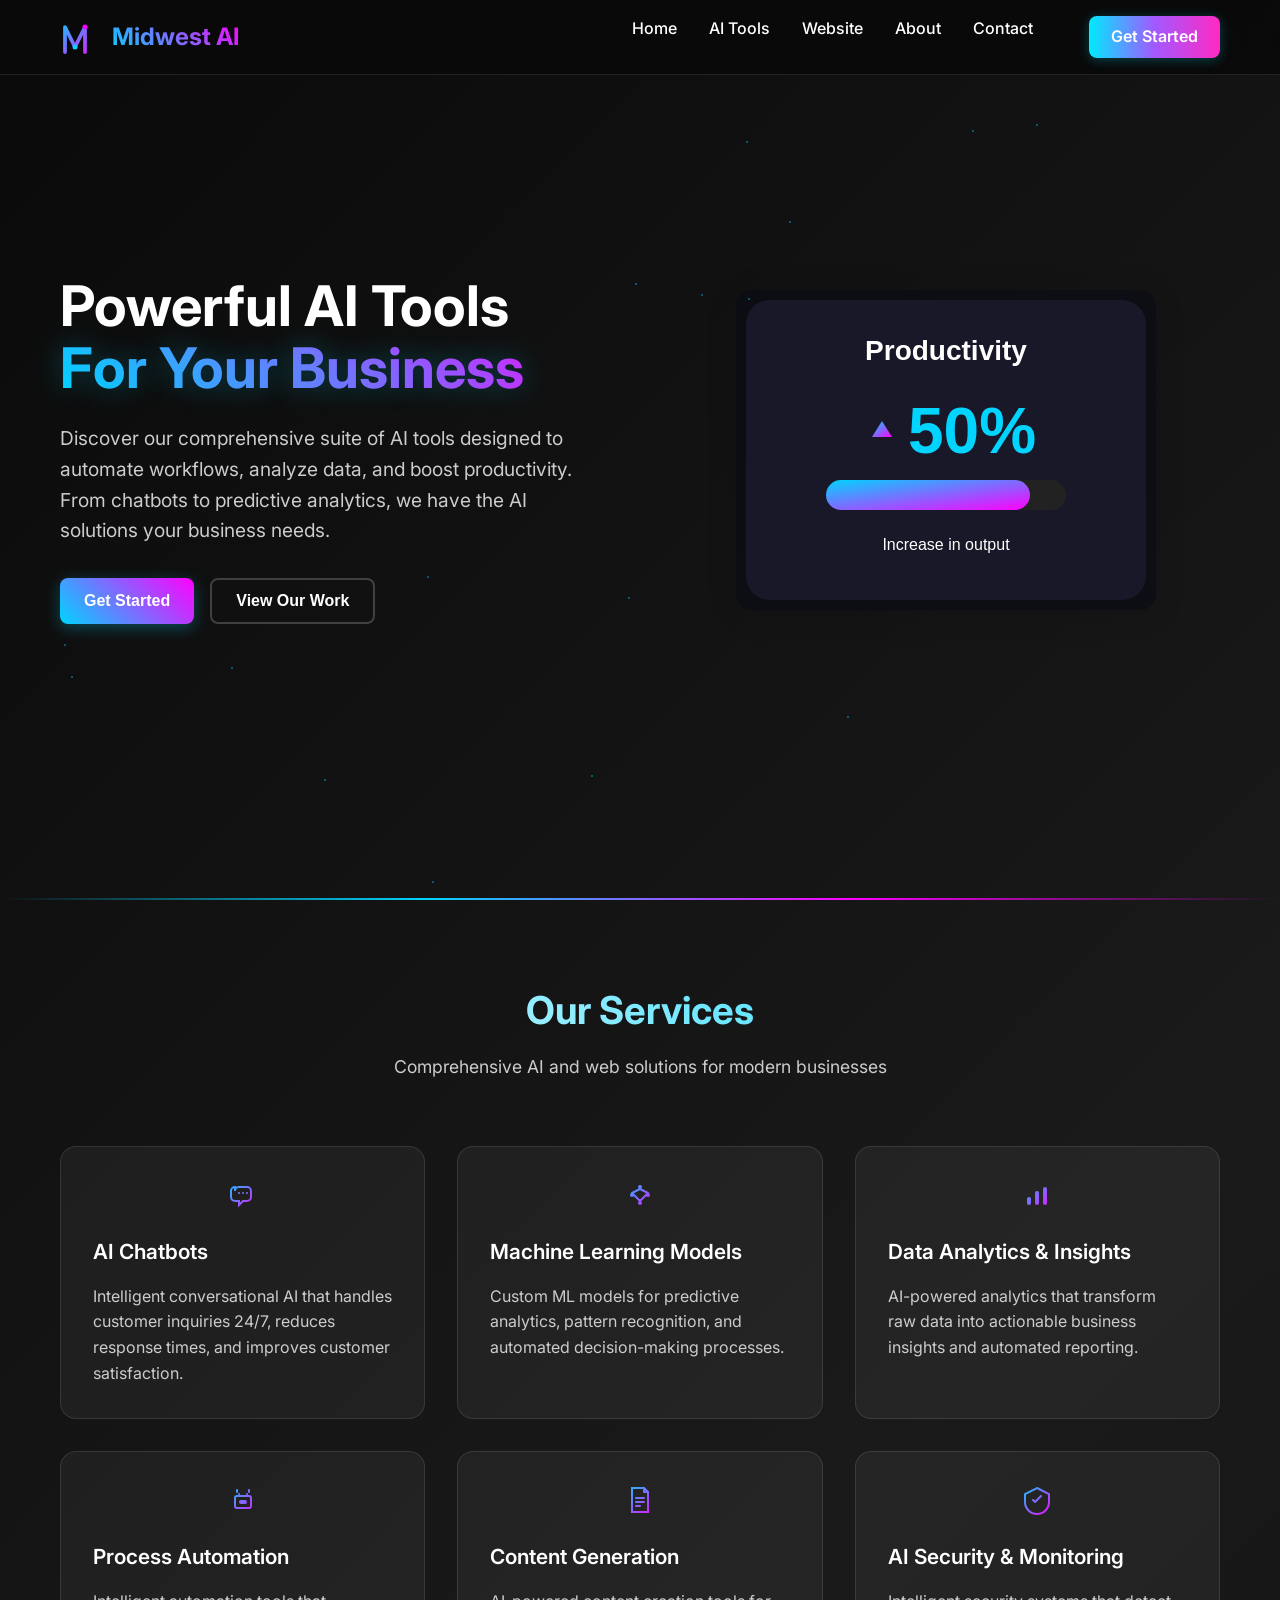
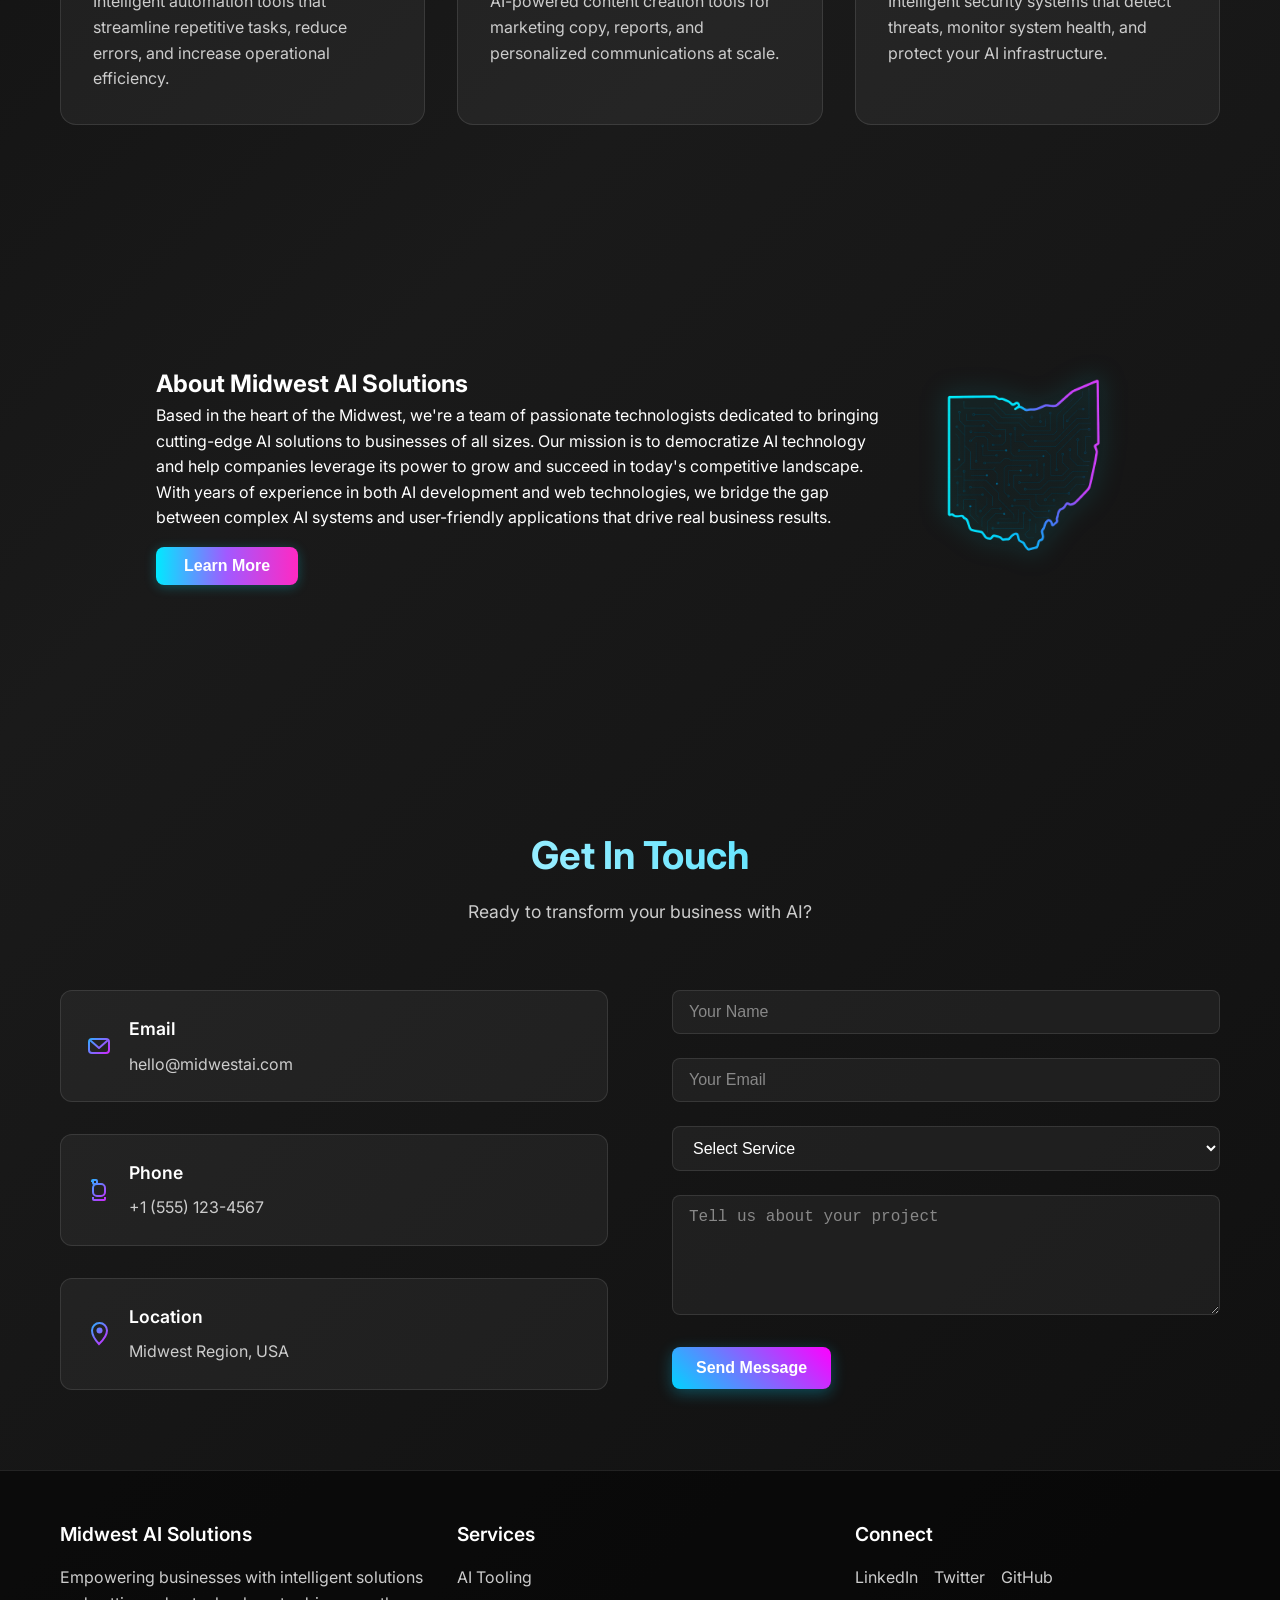
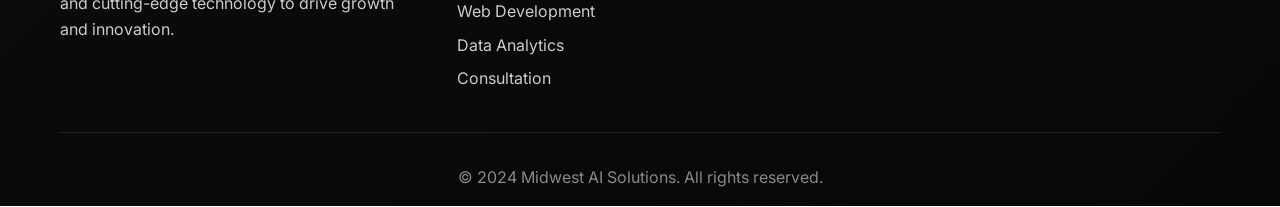
<file: ai-tools.html>
<!DOCTYPE html>
<html lang="en">
<head>
    <meta charset="UTF-8">
    <meta name="viewport" content="width=device-width, initial-scale=1.0">
    <title>AI Tools - Midwest AI Solutions</title>
    <link rel="stylesheet" href="styles.css">
    <link href="https://fonts.googleapis.com/css2?family=Inter:wght@300;400;500;600;700&display=swap" rel="stylesheet">
</head>
<body>
    <!-- Navigation -->
    <nav class="navbar">
        <div class="nav-container">
            <div class="nav-logo">
                <div class="logo-container">
                    <div class="logo-icon">
                        <svg width="32" height="32" viewBox="0 0 32 32" fill="none" xmlns="http://www.w3.org/2000/svg">
                            <defs>
                                <linearGradient id="logo-gradient" x1="0" y1="0" x2="32" y2="32" gradientUnits="userSpaceOnUse">
                                    <stop stop-color="#00d4ff"/>
                                    <stop offset="1" stop-color="#ff00ff"/>
                                </linearGradient>
                            </defs>
                            <!-- Stylized M with circuit/AI lines -->
                            <path d="M4 28V8L12 24L20 8V28" stroke="url(#logo-gradient)" stroke-width="3" stroke-linecap="round" stroke-linejoin="round"/>
                            <circle cx="12" cy="24" r="2" fill="#00d4ff"/>
                            <circle cx="20" cy="8" r="2" fill="#ff00ff"/>
                        </svg>
                    </div>
                    <div>
                        <div class="logo-text">Midwest AI</div>
                    </div>
                </div>
            </div>
            <ul class="nav-menu">
                <li><a href="index.html" class="nav-link">Home</a></li>
                <li><a href="ai-tools.html" class="nav-link">AI Tools</a></li>
                <li><a href="#website" class="nav-link">Website</a></li>
                <li><a href="about.html" class="nav-link">About</a></li>
                <li><a href="contact.html" class="nav-link">Contact</a></li>
                <li><a href="#contact" class="cta-nav-btn">Get Started</a></li>
            </ul>
        </div>
    </nav>

    <!-- Hero Section -->
    <section id="home" class="hero">
        <div class="hero-container">
            <div class="hero-content">
                <h1 class="hero-title">
                    <span class="title-line">Powerful AI Tools</span>
                    <span class="title-line highlight">For Your Business</span>
                </h1>
                <p class="hero-subtitle">
                    Discover our comprehensive suite of AI tools designed to automate workflows, analyze data, and boost productivity. From chatbots to predictive analytics, we have the AI solutions your business needs.
                </p>
                <div class="hero-buttons">
                    <button class="btn btn-primary">Get Started</button>
                    <button class="btn btn-secondary">View Our Work</button>
                </div>
            </div>
            <div class="hero-visual">
                <div class="hero-slider">
                    <div class="hero-slide active" style="position: relative;">
                        <span id="productivity-num-html" style="position: absolute; left: 120px; top: 80px; font-size: 64px; font-family: Arial, sans-serif; font-weight: bold; color: #00d4ff; z-index: 2; display: flex; align-items: center;">
                            <svg width="32" height="32" style="margin-right: 10px;" viewBox="0 0 32 32"><polygon points="16,6 26,22 6,22" fill="url(#prod-gradient)"/><defs><linearGradient id="prod-gradient" x1="0%" y1="0%" x2="100%" y2="100%"><stop offset="0%" stop-color="#00d4ff"/><stop offset="100%" stop-color="#ff00ff"/></linearGradient></defs></svg>
                            <span id="productivity-number">0%</span>
                        </span>
                        <svg width="400" height="300" viewBox="0 0 400 300" fill="none" xmlns="http://www.w3.org/2000/svg">
                          <defs>
                            <linearGradient id="prod-gradient" x1="0%" y1="0%" x2="100%" y2="100%">
                              <stop offset="0%" stop-color="#00d4ff"/>
                              <stop offset="100%" stop-color="#ff00ff"/>
                            </linearGradient>
                          </defs>
                          <rect width="400" height="300" rx="24" fill="#181828"/>
                          <text x="200" y="60" text-anchor="middle" fill="#fff" font-size="28" font-family="Arial" font-weight="bold">Productivity</text>
                          <rect x="80" y="180" width="240" height="30" rx="15" fill="#222"/>
                          <rect id="productivity-bar" x="80" y="180" width="0" height="30" rx="15" fill="url(#prod-gradient)"/>
                          <text x="200" y="250" text-anchor="middle" fill="#fff" font-size="16" font-family="Arial">Increase in output</text>
                        </svg>
                    </div>
                    <div class="hero-slide">
                        <span id="savings-num-html" style="position: absolute; left: 120px; top: 80px; font-size: 64px; font-family: Arial, sans-serif; font-weight: bold; color: #00d4ff; z-index: 2; display: flex; align-items: center;">
                            <svg width="32" height="32" style="margin-right: 10px;" viewBox="0 0 32 32"><polygon points="16,6 26,22 6,22" fill="url(#savings-gradient)"/><defs><linearGradient id="savings-gradient" x1="0%" y1="0%" x2="100%" y2="100%"><stop offset="0%" stop-color="#00d4ff"/><stop offset="100%" stop-color="#ff00ff"/></linearGradient></defs></svg>
                            <span id="savings-num">$0</span>
                        </span>
                        <svg width="400" height="300" viewBox="0 0 400 300" fill="none" xmlns="http://www.w3.org/2000/svg">
                          <defs>
                            <linearGradient id="savings-gradient" x1="0%" y1="0%" x2="100%" y2="100%">
                              <stop offset="0%" stop-color="#00d4ff"/>
                              <stop offset="100%" stop-color="#ff00ff"/>
                            </linearGradient>
                          </defs>
                          <rect width="400" height="300" rx="24" fill="#181828"/>
                          <text x="200" y="60" text-anchor="middle" fill="#fff" font-size="28" font-family="Arial" font-weight="bold">Price Savings</text>
                          <rect x="100" y="200" width="200" height="30" rx="15" fill="#222"/>
                          <rect id="savings-bar" x="100" y="200" width="0" height="30" rx="15" fill="url(#savings-gradient)"/>
                          <text x="200" y="250" text-anchor="middle" fill="#fff" font-size="16" font-family="Arial">Annual cost reduction</text>
                        </svg>
                    </div>
                    <div class="hero-slide">
                        <span id="efficiency-num-html" style="position: absolute; left: 120px; top: 80px; font-size: 64px; font-family: Arial, sans-serif; font-weight: bold; color: #00d4ff; z-index: 2; display: flex; align-items: center;">
                            <svg width="32" height="32" style="margin-right: 10px;" viewBox="0 0 32 32"><polygon points="16,6 26,22 6,22" fill="url(#efficiency-gradient)"/><defs><linearGradient id="efficiency-gradient" x1="0%" y1="0%" x2="100%" y2="100%"><stop offset="0%" stop-color="#00d4ff"/><stop offset="100%" stop-color="#ff00ff"/></linearGradient></defs></svg>
                            <span id="efficiency-num">0%</span>
                        </span>
                        <svg width="400" height="300" viewBox="0 0 400 300" fill="none" xmlns="http://www.w3.org/2000/svg">
                          <defs>
                            <linearGradient id="efficiency-gradient" x1="0%" y1="0%" x2="100%" y2="100%">
                              <stop offset="0%" stop-color="#00d4ff"/>
                              <stop offset="100%" stop-color="#ff00ff"/>
                            </linearGradient>
                          </defs>
                          <rect width="400" height="300" rx="24" fill="#181828"/>
                          <text x="200" y="60" text-anchor="middle" fill="#fff" font-size="28" font-family="Arial" font-weight="bold">Efficiency</text>
                          <rect x="100" y="200" width="200" height="30" rx="15" fill="#222"/>
                          <rect id="efficiency-bar" x="100" y="200" width="0" height="30" rx="15" fill="url(#efficiency-gradient)"/>
                          <text x="200" y="250" text-anchor="middle" fill="#fff" font-size="16" font-family="Arial">Process improvement</text>
                        </svg>
                    </div>
                    <div class="hero-slide">
                        <span id="traffic-num-html" style="position: absolute; left: 120px; top: 80px; font-size: 64px; font-family: Arial, sans-serif; font-weight: bold; color: #00d4ff; z-index: 2; display: flex; align-items: center;">
                            <svg width="32" height="32" style="margin-right: 10px;" viewBox="0 0 32 32"><polygon points="16,6 26,22 6,22" fill="url(#traffic-gradient)"/><defs><linearGradient id="traffic-gradient" x1="0%" y1="0%" x2="100%" y2="100%"><stop offset="0%" stop-color="#00d4ff"/><stop offset="100%" stop-color="#ff00ff"/></linearGradient></defs></svg>
                            <span id="traffic-num">0%</span>
                        </span>
                        <svg width="400" height="300" viewBox="0 0 400 300" fill="none" xmlns="http://www.w3.org/2000/svg">
                          <defs>
                            <linearGradient id="traffic-gradient" x1="0%" y1="0%" x2="100%" y2="100%">
                              <stop offset="0%" stop-color="#00d4ff"/>
                              <stop offset="100%" stop-color="#ff00ff"/>
                            </linearGradient>
                          </defs>
                          <rect width="400" height="300" rx="24" fill="#181828"/>
                          <text x="200" y="60" text-anchor="middle" fill="#fff" font-size="28" font-family="Arial" font-weight="bold">Web Traffic</text>
                          <rect x="100" y="180" width="200" height="30" rx="15" fill="#222"/>
                          <rect id="traffic-bar" x="100" y="180" width="0" height="30" rx="15" fill="url(#traffic-gradient)"/>
                          <text x="200" y="250" text-anchor="middle" fill="#fff" font-size="16" font-family="Arial">Monthly visitors growth</text>
                        </svg>
                    </div>
                </div>
            </div>
        </div>
        <!-- Glowing line effect -->
        <div class="glow-line"></div>
    </section>

    <!-- Services Section -->
    <section id="services" class="features">
        <div class="container">
            <div class="section-header">
                <h2 class="section-title">Our Services</h2>
                <p class="section-subtitle">Comprehensive AI and web solutions for modern businesses</p>
            </div>
            <div class="features-grid">
                <div class="feature-card">
                    <div class="feature-icon">
                        <div class="icon-placeholder">
                            <!-- Chat/Message SVG for AI Chatbots -->
                            <svg width="32" height="32" viewBox="0 0 32 32" fill="none" xmlns="http://www.w3.org/2000/svg">
                                <defs>
                                    <linearGradient id="icon-gradient1" x1="0" y1="0" x2="32" y2="32" gradientUnits="userSpaceOnUse">
                                        <stop stop-color="#00d4ff"/>
                                        <stop offset="1" stop-color="#ff00ff"/>
                                    </linearGradient>
                                </defs>
                                <path d="M8 12C8 9.79086 9.79086 8 12 8H20C22.2091 8 24 9.79086 24 12V18C24 20.2091 22.2091 22 20 22H16L12 26V22H8C5.79086 22 4 20.2091 4 18V12C4 9.79086 5.79086 8 8 8Z" stroke="url(#icon-gradient1)" stroke-width="2" fill="none"/>
                                <circle cx="12" cy="14" r="1" fill="url(#icon-gradient1)"/>
                                <circle cx="16" cy="14" r="1" fill="url(#icon-gradient1)"/>
                                <circle cx="20" cy="14" r="1" fill="url(#icon-gradient1)"/>
                            </svg>
                        </div>
                    </div>
                    <h3 class="feature-title">AI Chatbots</h3>
                    <p class="feature-description">
                        Intelligent conversational AI that handles customer inquiries 24/7, reduces response times, and improves customer satisfaction.
                    </p>
                </div>
                <div class="feature-card">
                    <div class="feature-icon">
                        <div class="icon-placeholder">
                            <!-- Brain/Neural Network SVG for Machine Learning -->
                            <svg width="32" height="32" viewBox="0 0 32 32" fill="none" xmlns="http://www.w3.org/2000/svg">
                                <defs>
                                    <linearGradient id="icon-gradient2" x1="0" y1="0" x2="32" y2="32" gradientUnits="userSpaceOnUse">
                                        <stop stop-color="#00d4ff"/>
                                        <stop offset="1" stop-color="#ff00ff"/>
                                    </linearGradient>
                                </defs>
                                <circle cx="16" cy="8" r="2" fill="url(#icon-gradient2)"/>
                                <circle cx="8" cy="16" r="2" fill="url(#icon-gradient2)"/>
                                <circle cx="24" cy="16" r="2" fill="url(#icon-gradient2)"/>
                                <circle cx="16" cy="24" r="2" fill="url(#icon-gradient2)"/>
                                <path d="M16 10L8 14M16 10L24 14M8 14L16 22M24 14L16 22" stroke="url(#icon-gradient2)" stroke-width="2" stroke-linecap="round"/>
                            </svg>
                        </div>
                    </div>
                    <h3 class="feature-title">Machine Learning Models</h3>
                    <p class="feature-description">
                        Custom ML models for predictive analytics, pattern recognition, and automated decision-making processes.
                    </p>
                </div>
                <div class="feature-card">
                    <div class="feature-icon">
                        <div class="icon-placeholder">
                            <!-- Chart/Analytics SVG for Data Analytics -->
                            <svg width="32" height="32" viewBox="0 0 32 32" fill="none" xmlns="http://www.w3.org/2000/svg">
                                <defs>
                                    <linearGradient id="icon-gradient3" x1="0" y1="0" x2="32" y2="32" gradientUnits="userSpaceOnUse">
                                        <stop stop-color="#00d4ff"/>
                                        <stop offset="1" stop-color="#ff00ff"/>
                                    </linearGradient>
                                </defs>
                                <rect x="6" y="18" width="4" height="8" rx="2" fill="url(#icon-gradient3)"/>
                                <rect x="14" y="12" width="4" height="14" rx="2" fill="url(#icon-gradient3)"/>
                                <rect x="22" y="8" width="4" height="18" rx="2" fill="url(#icon-gradient3)"/>
                            </svg>
                        </div>
                    </div>
                    <h3 class="feature-title">Data Analytics & Insights</h3>
                    <p class="feature-description">
                        AI-powered analytics that transform raw data into actionable business insights and automated reporting.
                    </p>
                </div>
                <div class="feature-card">
                    <div class="feature-icon">
                        <div class="icon-placeholder">
                            <!-- Automation/Robot SVG for Process Automation -->
                            <svg width="32" height="32" viewBox="0 0 32 32" fill="none" xmlns="http://www.w3.org/2000/svg">
                                <defs>
                                    <linearGradient id="icon-gradient4" x1="0" y1="0" x2="32" y2="32" gradientUnits="userSpaceOnUse">
                                        <stop stop-color="#00d4ff"/>
                                        <stop offset="1" stop-color="#ff00ff"/>
                                    </linearGradient>
                                </defs>
                                <rect x="8" y="12" width="16" height="12" rx="2" stroke="url(#icon-gradient4)" stroke-width="2" fill="none"/>
                                <rect x="12" y="16" width="8" height="4" rx="2" fill="url(#icon-gradient4)"/>
                                <circle cx="12" cy="10" r="1" fill="url(#icon-gradient4)"/>
                                <circle cx="20" cy="10" r="1" fill="url(#icon-gradient4)"/>
                                <path d="M10 8V6M22 8V6" stroke="url(#icon-gradient4)" stroke-width="2" stroke-linecap="round"/>
                            </svg>
                        </div>
                    </div>
                    <h3 class="feature-title">Process Automation</h3>
                    <p class="feature-description">
                        Intelligent automation tools that streamline repetitive tasks, reduce errors, and increase operational efficiency.
                    </p>
                </div>
                <div class="feature-card">
                    <div class="feature-icon">
                        <div class="icon-placeholder">
                            <!-- Document/Text SVG for Content Generation -->
                            <svg width="32" height="32" viewBox="0 0 32 32" fill="none" xmlns="http://www.w3.org/2000/svg">
                                <defs>
                                    <linearGradient id="icon-gradient5" x1="0" y1="0" x2="32" y2="32" gradientUnits="userSpaceOnUse">
                                        <stop stop-color="#00d4ff"/>
                                        <stop offset="1" stop-color="#ff00ff"/>
                                    </linearGradient>
                                </defs>
                                <path d="M8 4H20L24 8V28H8V4Z" stroke="url(#icon-gradient5)" stroke-width="2" fill="none"/>
                                <path d="M20 4V8H24" stroke="url(#icon-gradient5)" stroke-width="2" stroke-linecap="round" stroke-linejoin="round"/>
                                <path d="M12 14H20M12 18H20M12 22H16" stroke="url(#icon-gradient5)" stroke-width="2" stroke-linecap="round"/>
                            </svg>
                        </div>
                    </div>
                    <h3 class="feature-title">Content Generation</h3>
                    <p class="feature-description">
                        AI-powered content creation tools for marketing copy, reports, and personalized communications at scale.
                    </p>
                </div>
                <div class="feature-card">
                    <div class="feature-icon">
                        <div class="icon-placeholder">
                            <!-- Shield/Security SVG for AI Security -->
                            <svg width="32" height="32" viewBox="0 0 32 32" fill="none" xmlns="http://www.w3.org/2000/svg">
                                <defs>
                                    <linearGradient id="icon-gradient6" x1="0" y1="0" x2="32" y2="32" gradientUnits="userSpaceOnUse">
                                        <stop stop-color="#00d4ff"/>
                                        <stop offset="1" stop-color="#ff00ff"/>
                                    </linearGradient>
                                </defs>
                                <path d="M16 4L28 10V18C28 24.6274 22.6274 30 16 30C9.37258 30 4 24.6274 4 18V10L16 4Z" stroke="url(#icon-gradient6)" stroke-width="2" fill="none"/>
                                <path d="M12 16L14 18L20 12" stroke="url(#icon-gradient6)" stroke-width="2" stroke-linecap="round" stroke-linejoin="round"/>
                            </svg>
                        </div>
                    </div>
                    <h3 class="feature-title">AI Security & Monitoring</h3>
                    <p class="feature-description">
                        Intelligent security systems that detect threats, monitor system health, and protect your AI infrastructure.
                    </p>
                </div>
            </div>
        </div>
    </section>

    <!-- About Section -->
    <section id="about">
        <div class="about-flex">
            <div class="about-text">
                <h2>About <span class="gradient-text">Midwest AI Solutions</span></h2>
                <p>Based in the heart of the Midwest, we're a team of passionate technologists dedicated to bringing cutting-edge AI solutions to businesses of all sizes. Our mission is to democratize AI technology and help companies leverage its power to grow and succeed in today's competitive landscape.</p>
                <p>With years of experience in both AI development and web technologies, we bridge the gap between complex AI systems and user-friendly applications that drive real business results.</p>
                <button class="cta-btn">Learn More</button>
            </div>
            <img src="images/ohio-tech.png" alt="Modern Ohio Tech Outline" class="ohio-tech-img" />
        </div>
    </section>

    <!-- Contact Section -->
    <section id="contact" class="contact">
        <div class="container">
            <div class="section-header">
                <h2 class="section-title">Get In Touch</h2>
                <p class="section-subtitle">Ready to transform your business with AI?</p>
            </div>
            <div class="contact-content">
                <div class="contact-info">
                    <div class="contact-item">
                        <div class="contact-icon">
                            <!-- Envelope/Mail SVG -->
                            <svg width="28" height="28" viewBox="0 0 28 28" fill="none" xmlns="http://www.w3.org/2000/svg">
                                <defs>
                                    <linearGradient id="contact-gradient1" x1="0" y1="0" x2="28" y2="28" gradientUnits="userSpaceOnUse">
                                        <stop stop-color="#00d4ff"/>
                                        <stop offset="1" stop-color="#ff00ff"/>
                                    </linearGradient>
                                </defs>
                                <rect x="4" y="7" width="20" height="14" rx="3" stroke="url(#contact-gradient1)" stroke-width="2" fill="none"/>
                                <path d="M6 9L14 16L22 9" stroke="url(#contact-gradient1)" stroke-width="2" stroke-linecap="round" stroke-linejoin="round"/>
                            </svg>
                        </div>
                        <div class="contact-details">
                            <h4>Email</h4>
                            <p>hello@midwestai.com</p>
                        </div>
                    </div>
                    <div class="contact-item">
                        <div class="contact-icon">
                            <!-- Phone SVG -->
                            <svg width="28" height="28" viewBox="0 0 28 28" fill="none" xmlns="http://www.w3.org/2000/svg">
                                <defs>
                                    <linearGradient id="contact-gradient2" x1="0" y1="0" x2="28" y2="28" gradientUnits="userSpaceOnUse">
                                        <stop stop-color="#00d4ff"/>
                                        <stop offset="1" stop-color="#ff00ff"/>
                                    </linearGradient>
                                </defs>
                                <path d="M7 5C7 4.44772 7.44772 4 8 4H11C11.5523 4 12 4.44772 12 5V7C12 7.55228 11.5523 8 11 8H9C8.44772 8 8 7.55228 8 7V5Z" stroke="url(#contact-gradient2)" stroke-width="2"/>
                                <path d="M16 20C18.2091 20 20 18.2091 20 16V12C20 9.79086 18.2091 8 16 8H12C9.79086 8 8 9.79086 8 12V16C8 18.2091 9.79086 20 12 20H16Z" stroke="url(#contact-gradient2)" stroke-width="2"/>
                                <path d="M20 21V23C20 23.5523 19.5523 24 19 24H9C8.44772 24 8 23.5523 8 23V21" stroke="url(#contact-gradient2)" stroke-width="2"/>
                            </svg>
                        </div>
                        <div class="contact-details">
                            <h4>Phone</h4>
                            <p>+1 (555) 123-4567</p>
                        </div>
                    </div>
                    <div class="contact-item">
                        <div class="contact-icon">
                            <!-- Map Pin/Location SVG -->
                            <svg width="28" height="28" viewBox="0 0 28 28" fill="none" xmlns="http://www.w3.org/2000/svg">
                                <defs>
                                    <linearGradient id="contact-gradient3" x1="0" y1="0" x2="28" y2="28" gradientUnits="userSpaceOnUse">
                                        <stop stop-color="#00d4ff"/>
                                        <stop offset="1" stop-color="#ff00ff"/>
                                    </linearGradient>
                                </defs>
                                <path d="M14 24C14 24 22 16.5 22 10.5C22 6.35786 18.6421 3 14.5 3C10.3579 3 7 6.35786 7 10.5C7 16.5 14 24 14 24Z" stroke="url(#contact-gradient3)" stroke-width="2" fill="none"/>
                                <circle cx="14.5" cy="10.5" r="3" fill="url(#contact-gradient3)"/>
                            </svg>
                        </div>
                        <div class="contact-details">
                            <h4>Location</h4>
                            <p>Midwest Region, USA</p>
                        </div>
                    </div>
                </div>
                <div class="contact-form">
                    <form>
                        <div class="form-group">
                            <input type="text" placeholder="Your Name" class="form-input">
                        </div>
                        <div class="form-group">
                            <input type="email" placeholder="Your Email" class="form-input">
                        </div>
                        <div class="form-group">
                            <select class="form-input">
                                <option value="">Select Service</option>
                                <option value="ai-tooling">AI Tooling & Automation</option>
                                <option value="web-development">Website Development</option>
                                <option value="data-analytics">Data Analytics</option>
                                <option value="consultation">Consultation</option>
                            </select>
                        </div>
                        <div class="form-group">
                            <textarea placeholder="Tell us about your project" class="form-input" rows="5"></textarea>
                        </div>
                        <button type="submit" class="btn btn-primary">Send Message</button>
                    </form>
                </div>
            </div>
        </div>
    </section>

    <!-- Footer -->
    <footer class="footer">
        <div class="container">
            <div class="footer-content">
                <div class="footer-section">
                    <h4>Midwest AI Solutions</h4>
                    <p>Empowering businesses with intelligent solutions and cutting-edge technology to drive growth and innovation.</p>
                </div>
                <div class="footer-section">
                    <h4>Services</h4>
                    <ul>
                        <li><a href="#services">AI Tooling</a></li>
                        <li><a href="#services">Web Development</a></li>
                        <li><a href="#services">Data Analytics</a></li>
                        <li><a href="#contact">Consultation</a></li>
                    </ul>
                </div>
                <div class="footer-section">
                    <h4>Connect</h4>
                    <div class="social-links">
                        <a href="#" class="social-link">LinkedIn</a>
                        <a href="#" class="social-link">Twitter</a>
                        <a href="#" class="social-link">GitHub</a>
                    </div>
                </div>
            </div>
            <div class="footer-bottom">
                <p>&copy; 2024 Midwest AI Solutions. All rights reserved.</p>
            </div>
        </div>
    </footer>

    <script src="script.js"></script>
</body>
</html>
</file>
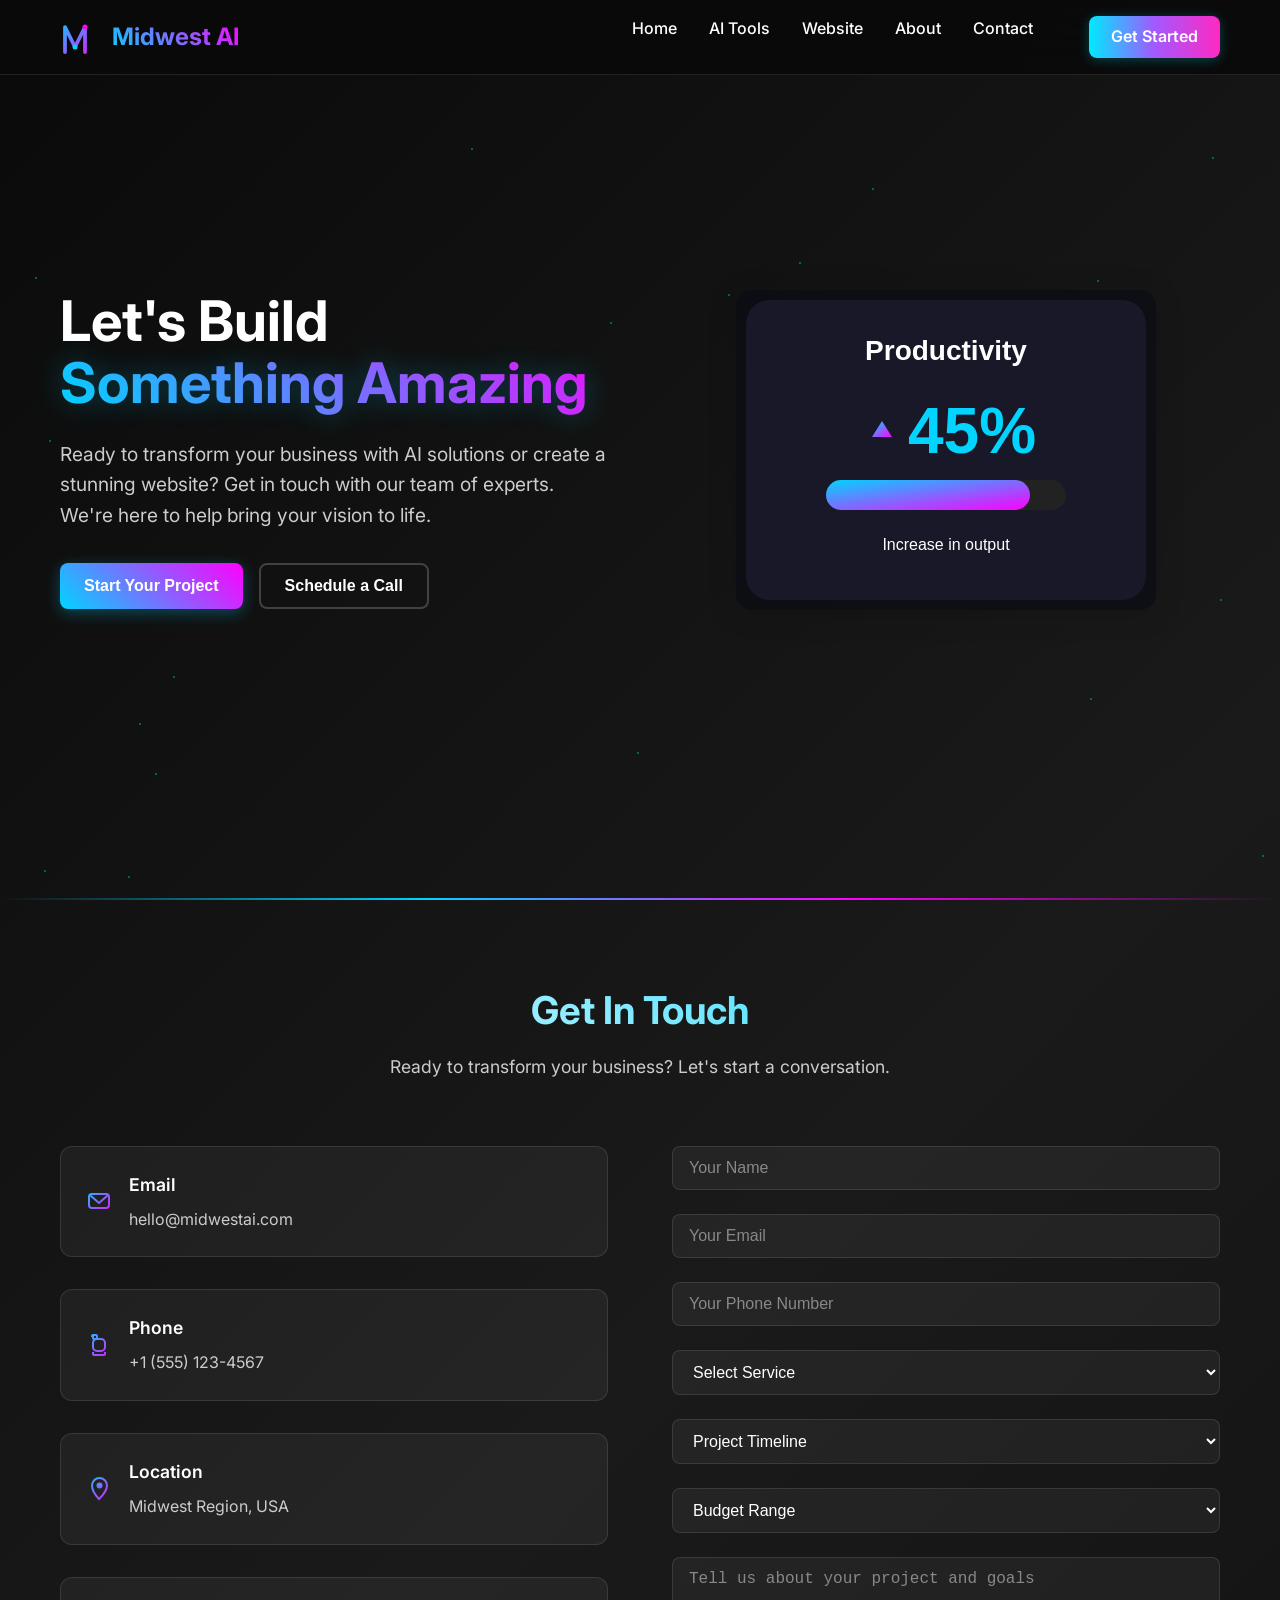
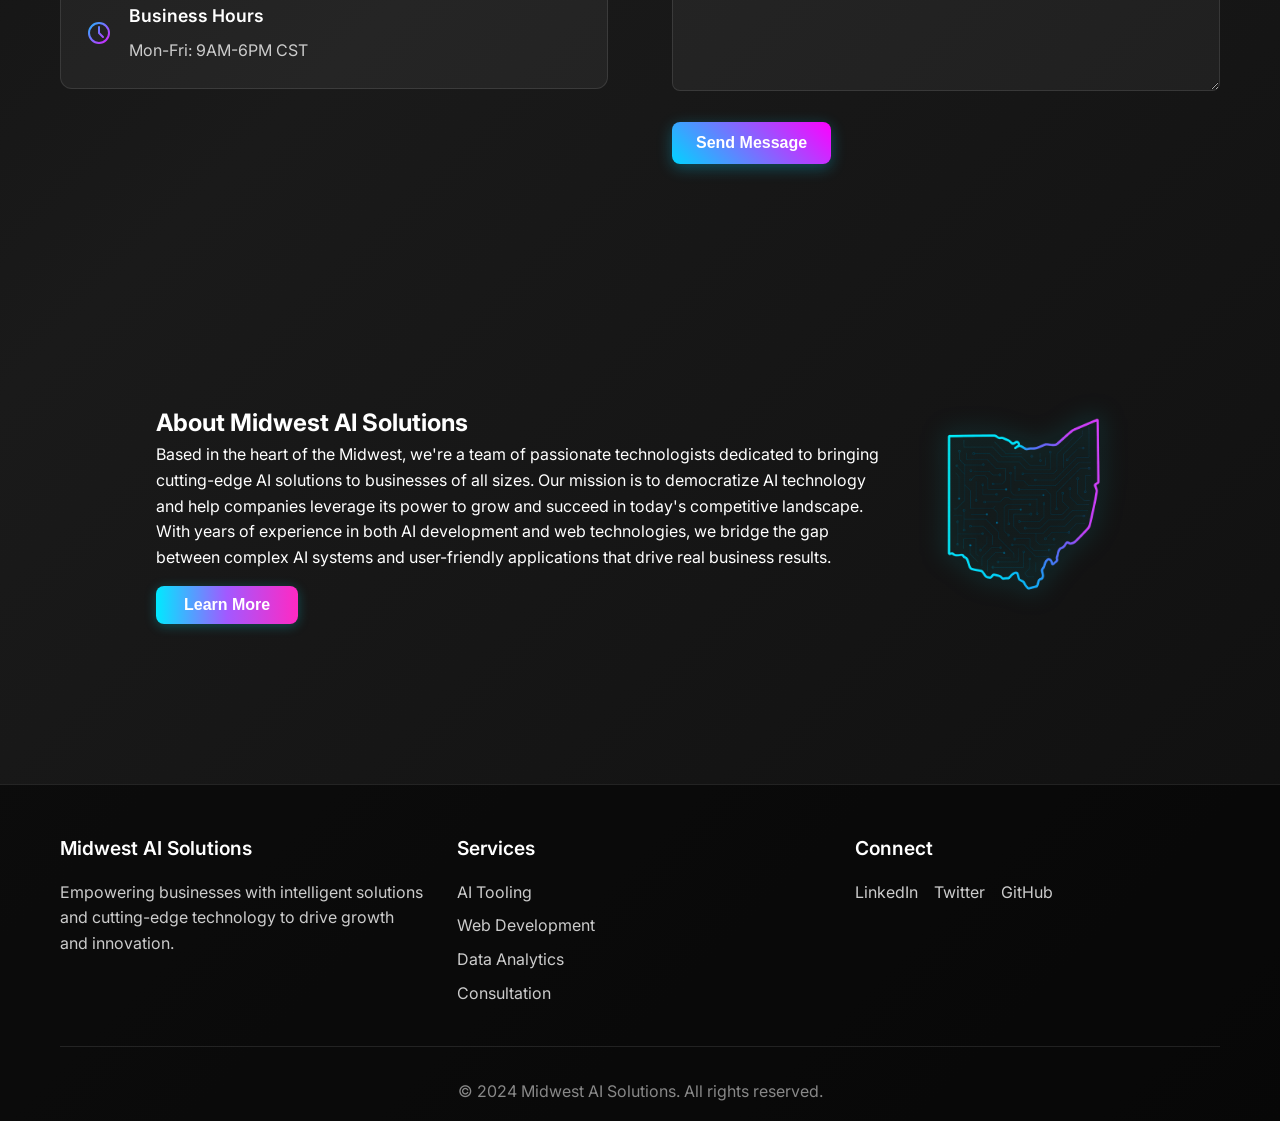
<file: contact.html>
<!DOCTYPE html>
<html lang="en">
<head>
    <meta charset="UTF-8">
    <meta name="viewport" content="width=device-width, initial-scale=1.0">
    <title>Contact Us - Midwest AI Solutions</title>
    <link rel="stylesheet" href="styles.css">
    <link href="https://fonts.googleapis.com/css2?family=Inter:wght@300;400;500;600;700&display=swap" rel="stylesheet">
</head>
<body>
    <!-- Navigation -->
    <nav class="navbar">
        <div class="nav-container">
            <div class="nav-logo">
                <div class="logo-container">
                    <div class="logo-icon">
                        <svg width="32" height="32" viewBox="0 0 32 32" fill="none" xmlns="http://www.w3.org/2000/svg">
                            <defs>
                                <linearGradient id="logo-gradient" x1="0" y1="0" x2="32" y2="32" gradientUnits="userSpaceOnUse">
                                    <stop stop-color="#00d4ff"/>
                                    <stop offset="1" stop-color="#ff00ff"/>
                                </linearGradient>
                            </defs>
                            <!-- Stylized M with circuit/AI lines -->
                            <path d="M4 28V8L12 24L20 8V28" stroke="url(#logo-gradient)" stroke-width="3" stroke-linecap="round" stroke-linejoin="round"/>
                            <circle cx="12" cy="24" r="2" fill="#00d4ff"/>
                            <circle cx="20" cy="8" r="2" fill="#ff00ff"/>
                        </svg>
                    </div>
                    <div>
                        <div class="logo-text">Midwest AI</div>
                    </div>
                </div>
            </div>
            <ul class="nav-menu">
                <li><a href="index.html" class="nav-link">Home</a></li>
                <li><a href="ai-tools.html" class="nav-link">AI Tools</a></li>
                <li><a href="website.html" class="nav-link">Website</a></li>
                <li><a href="about.html" class="nav-link">About</a></li>
                <li><a href="contact.html" class="nav-link">Contact</a></li>
                <li><a href="#contact" class="cta-nav-btn">Get Started</a></li>
            </ul>
        </div>
    </nav>

    <!-- Hero Section -->
    <section id="home" class="hero">
        <div class="hero-container">
            <div class="hero-content">
                <h1 class="hero-title">
                    <span class="title-line">Let's Build</span>
                    <span class="title-line highlight">Something Amazing</span>
                </h1>
                <p class="hero-subtitle">
                    Ready to transform your business with AI solutions or create a stunning website? Get in touch with our team of experts. We're here to help bring your vision to life.
                </p>
                <div class="hero-buttons">
                    <button class="btn btn-primary">Start Your Project</button>
                    <button class="btn btn-secondary">Schedule a Call</button>
                </div>
            </div>
            <div class="hero-visual">
                <div class="hero-slider">
                    <div class="hero-slide active" style="position: relative;">
                        <span id="productivity-num-html" style="position: absolute; left: 120px; top: 80px; font-size: 64px; font-family: Arial, sans-serif; font-weight: bold; color: #00d4ff; z-index: 2; display: flex; align-items: center;">
                            <svg width="32" height="32" style="margin-right: 10px;" viewBox="0 0 32 32"><polygon points="16,6 26,22 6,22" fill="url(#prod-gradient)"/><defs><linearGradient id="prod-gradient" x1="0%" y1="0%" x2="100%" y2="100%"><stop offset="0%" stop-color="#00d4ff"/><stop offset="100%" stop-color="#ff00ff"/></linearGradient></defs></svg>
                            <span id="productivity-number">0%</span>
                        </span>
                        <svg width="400" height="300" viewBox="0 0 400 300" fill="none" xmlns="http://www.w3.org/2000/svg">
                          <defs>
                            <linearGradient id="prod-gradient" x1="0%" y1="0%" x2="100%" y2="100%">
                              <stop offset="0%" stop-color="#00d4ff"/>
                              <stop offset="100%" stop-color="#ff00ff"/>
                            </linearGradient>
                          </defs>
                          <rect width="400" height="300" rx="24" fill="#181828"/>
                          <text x="200" y="60" text-anchor="middle" fill="#fff" font-size="28" font-family="Arial" font-weight="bold">Productivity</text>
                          <rect x="80" y="180" width="240" height="30" rx="15" fill="#222"/>
                          <rect id="productivity-bar" x="80" y="180" width="0" height="30" rx="15" fill="url(#prod-gradient)"/>
                          <text x="200" y="250" text-anchor="middle" fill="#fff" font-size="16" font-family="Arial">Increase in output</text>
                        </svg>
                    </div>
                    <div class="hero-slide">
                        <span id="savings-num-html" style="position: absolute; left: 120px; top: 80px; font-size: 64px; font-family: Arial, sans-serif; font-weight: bold; color: #00d4ff; z-index: 2; display: flex; align-items: center;">
                            <svg width="32" height="32" style="margin-right: 10px;" viewBox="0 0 32 32"><polygon points="16,6 26,22 6,22" fill="url(#savings-gradient)"/><defs><linearGradient id="savings-gradient" x1="0%" y1="0%" x2="100%" y2="100%"><stop offset="0%" stop-color="#00d4ff"/><stop offset="100%" stop-color="#ff00ff"/></linearGradient></defs></svg>
                            <span id="savings-num">$0</span>
                        </span>
                        <svg width="400" height="300" viewBox="0 0 400 300" fill="none" xmlns="http://www.w3.org/2000/svg">
                          <defs>
                            <linearGradient id="savings-gradient" x1="0%" y1="0%" x2="100%" y2="100%">
                              <stop offset="0%" stop-color="#00d4ff"/>
                              <stop offset="100%" stop-color="#ff00ff"/>
                            </linearGradient>
                          </defs>
                          <rect width="400" height="300" rx="24" fill="#181828"/>
                          <text x="200" y="60" text-anchor="middle" fill="#fff" font-size="28" font-family="Arial" font-weight="bold">Price Savings</text>
                          <rect x="100" y="200" width="200" height="30" rx="15" fill="#222"/>
                          <rect id="savings-bar" x="100" y="200" width="0" height="30" rx="15" fill="url(#savings-gradient)"/>
                          <text x="200" y="250" text-anchor="middle" fill="#fff" font-size="16" font-family="Arial">Annual cost reduction</text>
                        </svg>
                    </div>
                    <div class="hero-slide">
                        <span id="efficiency-num-html" style="position: absolute; left: 120px; top: 80px; font-size: 64px; font-family: Arial, sans-serif; font-weight: bold; color: #00d4ff; z-index: 2; display: flex; align-items: center;">
                            <svg width="32" height="32" style="margin-right: 10px;" viewBox="0 0 32 32"><polygon points="16,6 26,22 6,22" fill="url(#efficiency-gradient)"/><defs><linearGradient id="efficiency-gradient" x1="0%" y1="0%" x2="100%" y2="100%"><stop offset="0%" stop-color="#00d4ff"/><stop offset="100%" stop-color="#ff00ff"/></linearGradient></defs></svg>
                            <span id="efficiency-num">0%</span>
                        </span>
                        <svg width="400" height="300" viewBox="0 0 400 300" fill="none" xmlns="http://www.w3.org/2000/svg">
                          <defs>
                            <linearGradient id="efficiency-gradient" x1="0%" y1="0%" x2="100%" y2="100%">
                              <stop offset="0%" stop-color="#00d4ff"/>
                              <stop offset="100%" stop-color="#ff00ff"/>
                            </linearGradient>
                          </defs>
                          <rect width="400" height="300" rx="24" fill="#181828"/>
                          <text x="200" y="60" text-anchor="middle" fill="#fff" font-size="28" font-family="Arial" font-weight="bold">Efficiency</text>
                          <rect x="100" y="200" width="200" height="30" rx="15" fill="#222"/>
                          <rect id="efficiency-bar" x="100" y="200" width="0" height="30" rx="15" fill="url(#efficiency-gradient)"/>
                          <text x="200" y="250" text-anchor="middle" fill="#fff" font-size="16" font-family="Arial">Process improvement</text>
                        </svg>
                    </div>
                    <div class="hero-slide">
                        <span id="traffic-num-html" style="position: absolute; left: 120px; top: 80px; font-size: 64px; font-family: Arial, sans-serif; font-weight: bold; color: #00d4ff; z-index: 2; display: flex; align-items: center;">
                            <svg width="32" height="32" style="margin-right: 10px;" viewBox="0 0 32 32"><polygon points="16,6 26,22 6,22" fill="url(#traffic-gradient)"/><defs><linearGradient id="traffic-gradient" x1="0%" y1="0%" x2="100%" y2="100%"><stop offset="0%" stop-color="#00d4ff"/><stop offset="100%" stop-color="#ff00ff"/></linearGradient></defs></svg>
                            <span id="traffic-num">0%</span>
                        </span>
                        <svg width="400" height="300" viewBox="0 0 400 300" fill="none" xmlns="http://www.w3.org/2000/svg">
                          <defs>
                            <linearGradient id="traffic-gradient" x1="0%" y1="0%" x2="100%" y2="100%">
                              <stop offset="0%" stop-color="#00d4ff"/>
                              <stop offset="100%" stop-color="#ff00ff"/>
                            </linearGradient>
                          </defs>
                          <rect width="400" height="300" rx="24" fill="#181828"/>
                          <text x="200" y="60" text-anchor="middle" fill="#fff" font-size="28" font-family="Arial" font-weight="bold">Web Traffic</text>
                          <rect x="100" y="180" width="200" height="30" rx="15" fill="#222"/>
                          <rect id="traffic-bar" x="100" y="180" width="0" height="30" rx="15" fill="url(#traffic-gradient)"/>
                          <text x="200" y="250" text-anchor="middle" fill="#fff" font-size="16" font-family="Arial">Monthly visitors growth</text>
                        </svg>
                    </div>
                </div>
            </div>
        </div>
        <!-- Glowing line effect -->
        <div class="glow-line"></div>
    </section>

    <!-- Contact Section -->
    <section id="contact" class="contact">
        <div class="container">
            <div class="section-header">
                <h2 class="section-title">Get In Touch</h2>
                <p class="section-subtitle">Ready to transform your business? Let's start a conversation.</p>
            </div>
            <div class="contact-content">
                <div class="contact-info">
                    <div class="contact-item">
                        <div class="contact-icon">
                            <!-- Envelope/Mail SVG -->
                            <svg width="28" height="28" viewBox="0 0 28 28" fill="none" xmlns="http://www.w3.org/2000/svg">
                                <defs>
                                    <linearGradient id="contact-gradient1" x1="0" y1="0" x2="28" y2="28" gradientUnits="userSpaceOnUse">
                                        <stop stop-color="#00d4ff"/>
                                        <stop offset="1" stop-color="#ff00ff"/>
                                    </linearGradient>
                                </defs>
                                <rect x="4" y="7" width="20" height="14" rx="3" stroke="url(#contact-gradient1)" stroke-width="2" fill="none"/>
                                <path d="M6 9L14 16L22 9" stroke="url(#contact-gradient1)" stroke-width="2" stroke-linecap="round" stroke-linejoin="round"/>
                            </svg>
                        </div>
                        <div class="contact-details">
                            <h4>Email</h4>
                            <p>hello@midwestai.com</p>
                        </div>
                    </div>
                    <div class="contact-item">
                        <div class="contact-icon">
                            <!-- Phone SVG -->
                            <svg width="28" height="28" viewBox="0 0 28 28" fill="none" xmlns="http://www.w3.org/2000/svg">
                                <defs>
                                    <linearGradient id="contact-gradient2" x1="0" y1="0" x2="28" y2="28" gradientUnits="userSpaceOnUse">
                                        <stop stop-color="#00d4ff"/>
                                        <stop offset="1" stop-color="#ff00ff"/>
                                    </linearGradient>
                                </defs>
                                <path d="M7 5C7 4.44772 7.44772 4 8 4H11C11.5523 4 12 4.44772 12 5V7C12 7.55228 11.5523 8 11 8H9C8.44772 8 8 7.55228 8 7V5Z" stroke="url(#contact-gradient2)" stroke-width="2"/>
                                <path d="M16 20C18.2091 20 20 18.2091 20 16V12C20 9.79086 18.2091 8 16 8H12C9.79086 8 8 9.79086 8 12V16C8 18.2091 9.79086 20 12 20H16Z" stroke="url(#contact-gradient2)" stroke-width="2"/>
                                <path d="M20 21V23C20 23.5523 19.5523 24 19 24H9C8.44772 24 8 23.5523 8 23V21" stroke="url(#contact-gradient2)" stroke-width="2"/>
                            </svg>
                        </div>
                        <div class="contact-details">
                            <h4>Phone</h4>
                            <p>+1 (555) 123-4567</p>
                        </div>
                    </div>
                    <div class="contact-item">
                        <div class="contact-icon">
                            <!-- Map Pin/Location SVG -->
                            <svg width="28" height="28" viewBox="0 0 28 28" fill="none" xmlns="http://www.w3.org/2000/svg">
                                <defs>
                                    <linearGradient id="contact-gradient3" x1="0" y1="0" x2="28" y2="28" gradientUnits="userSpaceOnUse">
                                        <stop stop-color="#00d4ff"/>
                                        <stop offset="1" stop-color="#ff00ff"/>
                                    </linearGradient>
                                </defs>
                                <path d="M14 24C14 24 22 16.5 22 10.5C22 6.35786 18.6421 3 14.5 3C10.3579 3 7 6.35786 7 10.5C7 16.5 14 24 14 24Z" stroke="url(#contact-gradient3)" stroke-width="2" fill="none"/>
                                <circle cx="14.5" cy="10.5" r="3" fill="url(#contact-gradient3)"/>
                            </svg>
                        </div>
                        <div class="contact-details">
                            <h4>Location</h4>
                            <p>Midwest Region, USA</p>
                        </div>
                    </div>
                    <div class="contact-item">
                        <div class="contact-icon">
                            <!-- Clock/Time SVG -->
                            <svg width="28" height="28" viewBox="0 0 28 28" fill="none" xmlns="http://www.w3.org/2000/svg">
                                <defs>
                                    <linearGradient id="contact-gradient4" x1="0" y1="0" x2="28" y2="28" gradientUnits="userSpaceOnUse">
                                        <stop stop-color="#00d4ff"/>
                                        <stop offset="1" stop-color="#ff00ff"/>
                                    </linearGradient>
                                </defs>
                                <circle cx="14" cy="14" r="10" stroke="url(#contact-gradient4)" stroke-width="2" fill="none"/>
                                <path d="M14 8V14L18 18" stroke="url(#contact-gradient4)" stroke-width="2" stroke-linecap="round" stroke-linejoin="round"/>
                            </svg>
                        </div>
                        <div class="contact-details">
                            <h4>Business Hours</h4>
                            <p>Mon-Fri: 9AM-6PM CST</p>
                        </div>
                    </div>
                </div>
                <div class="contact-form">
                    <form>
                        <div class="form-group">
                            <input type="text" placeholder="Your Name" class="form-input" required>
                        </div>
                        <div class="form-group">
                            <input type="email" placeholder="Your Email" class="form-input" required>
                        </div>
                        <div class="form-group">
                            <input type="tel" placeholder="Your Phone Number" class="form-input">
                        </div>
                        <div class="form-group">
                            <select class="form-input" required>
                                <option value="">Select Service</option>
                                <option value="ai-tooling">AI Tooling & Automation</option>
                                <option value="web-development">Website Development</option>
                                <option value="data-analytics">Data Analytics</option>
                                <option value="consultation">Consultation</option>
                                <option value="other">Other</option>
                            </select>
                        </div>
                        <div class="form-group">
                            <select class="form-input">
                                <option value="">Project Timeline</option>
                                <option value="asap">ASAP</option>
                                <option value="1-2-weeks">1-2 Weeks</option>
                                <option value="1-month">1 Month</option>
                                <option value="2-3-months">2-3 Months</option>
                                <option value="flexible">Flexible</option>
                            </select>
                        </div>
                        <div class="form-group">
                            <select class="form-input">
                                <option value="">Budget Range</option>
                                <option value="under-1000">Under $1,000</option>
                                <option value="1000-5000">$1,000 - $5,000</option>
                                <option value="5000-10000">$5,000 - $10,000</option>
                                <option value="10000-plus">$10,000+</option>
                                <option value="discuss">Let's Discuss</option>
                            </select>
                        </div>
                        <div class="form-group">
                            <textarea placeholder="Tell us about your project and goals" class="form-input" rows="6" required></textarea>
                        </div>
                        <button type="submit" class="btn btn-primary">Send Message</button>
                    </form>
                </div>
            </div>
        </div>
    </section>

    <!-- About Section -->
    <section id="about">
        <div class="about-flex">
            <div class="about-text">
                <h2>About <span class="gradient-text">Midwest AI Solutions</span></h2>
                <p>Based in the heart of the Midwest, we're a team of passionate technologists dedicated to bringing cutting-edge AI solutions to businesses of all sizes. Our mission is to democratize AI technology and help companies leverage its power to grow and succeed in today's competitive landscape.</p>
                <p>With years of experience in both AI development and web technologies, we bridge the gap between complex AI systems and user-friendly applications that drive real business results.</p>
                <button class="cta-btn">Learn More</button>
            </div>
            <img src="images/ohio-tech.png" alt="Modern Ohio Tech Outline" class="ohio-tech-img" />
        </div>
    </section>

    <!-- Footer -->
    <footer class="footer">
        <div class="container">
            <div class="footer-content">
                <div class="footer-section">
                    <h4>Midwest AI Solutions</h4>
                    <p>Empowering businesses with intelligent solutions and cutting-edge technology to drive growth and innovation.</p>
                </div>
                <div class="footer-section">
                    <h4>Services</h4>
                    <ul>
                        <li><a href="ai-tools.html">AI Tooling</a></li>
                        <li><a href="website.html">Web Development</a></li>
                        <li><a href="#services">Data Analytics</a></li>
                        <li><a href="contact.html">Consultation</a></li>
                    </ul>
                </div>
                <div class="footer-section">
                    <h4>Connect</h4>
                    <div class="social-links">
                        <a href="#" class="social-link">LinkedIn</a>
                        <a href="#" class="social-link">Twitter</a>
                        <a href="#" class="social-link">GitHub</a>
                    </div>
                </div>
            </div>
            <div class="footer-bottom">
                <p>&copy; 2024 Midwest AI Solutions. All rights reserved.</p>
            </div>
        </div>
    </footer>

    <script src="script.js"></script>
</body>
</html>
</file>
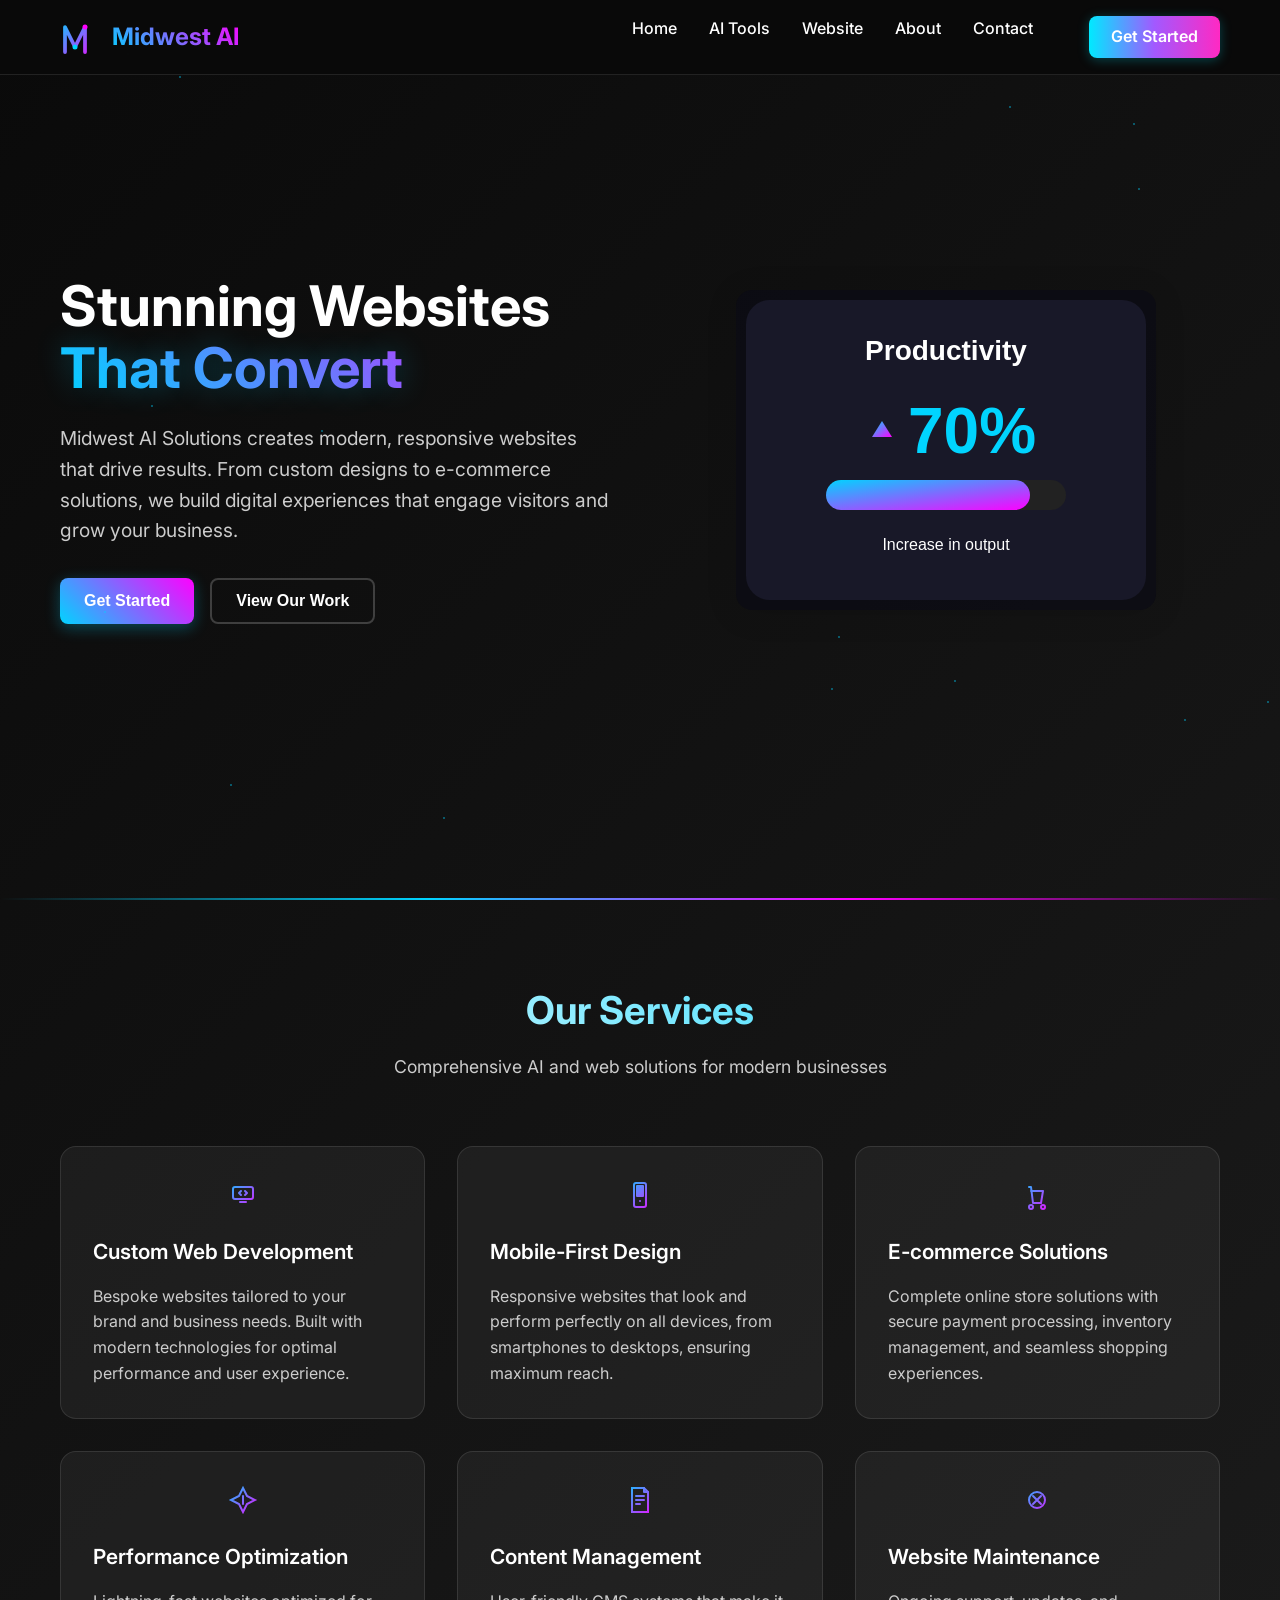
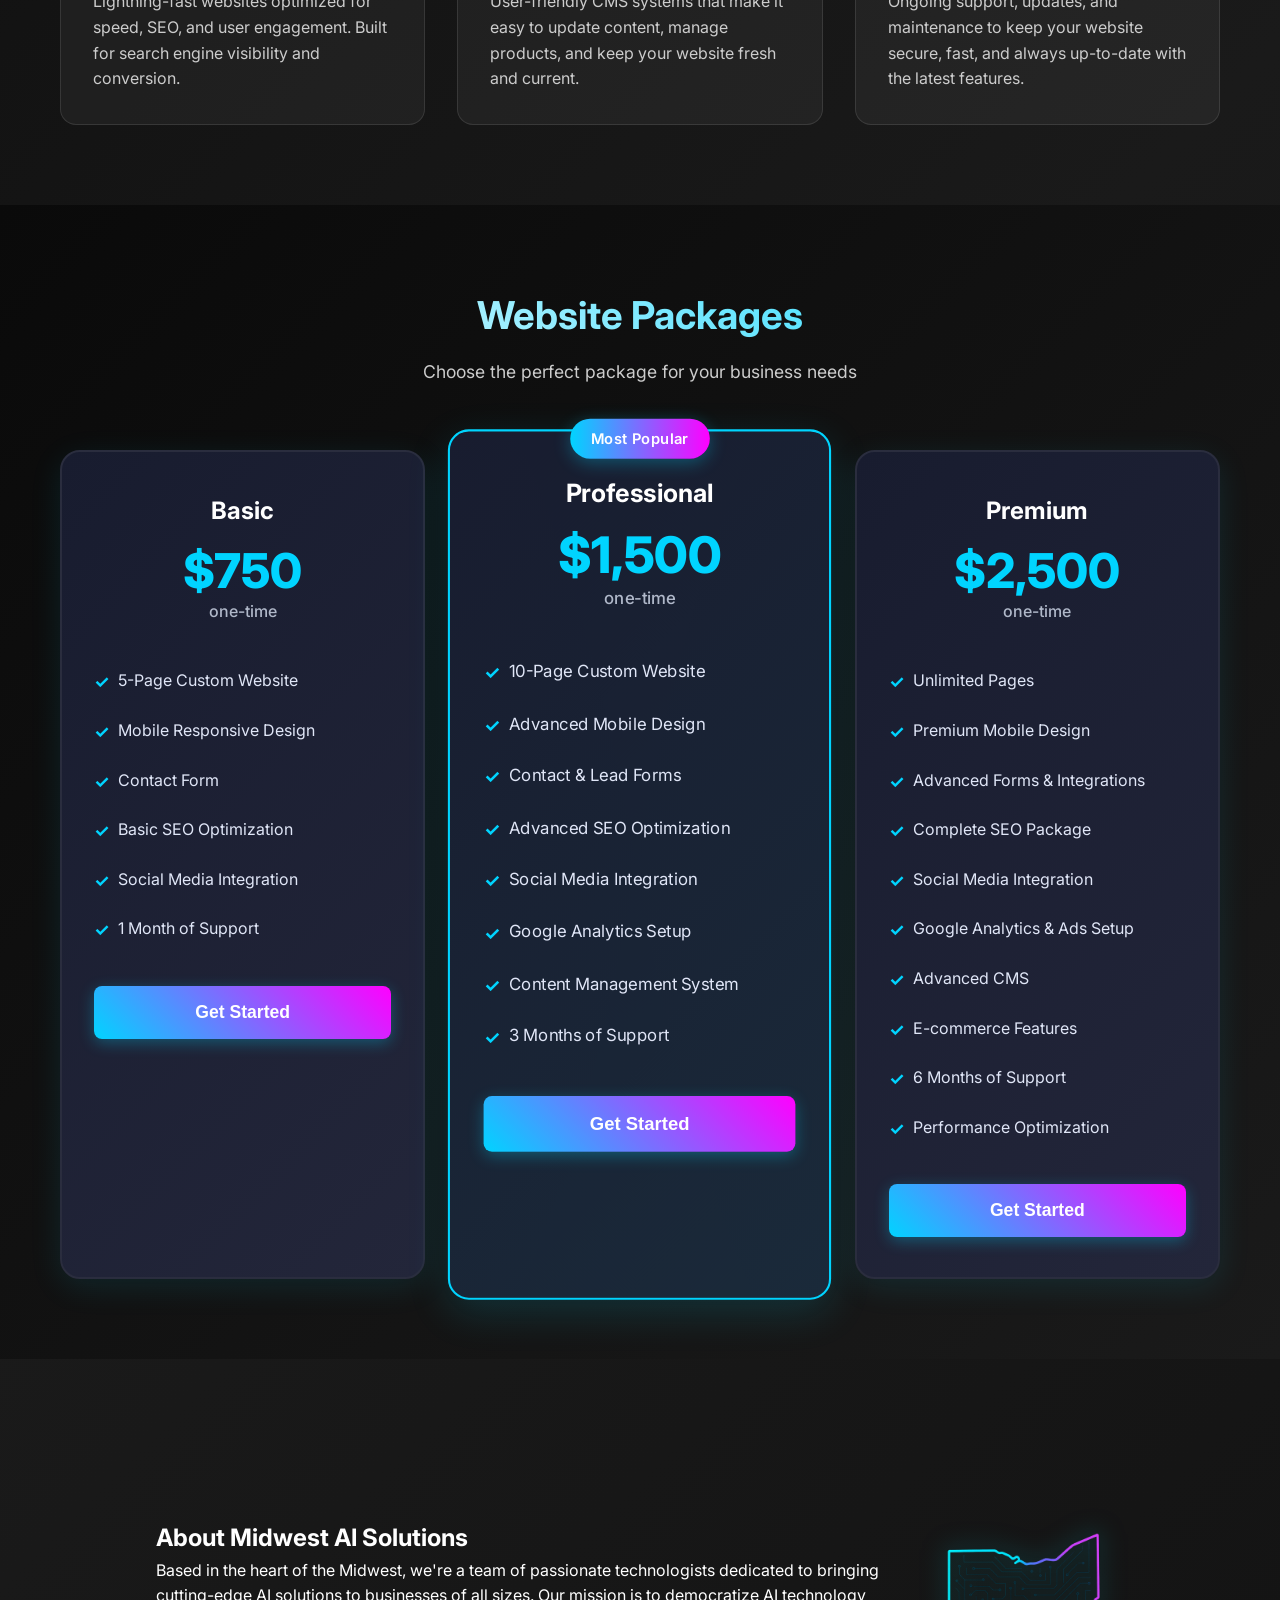
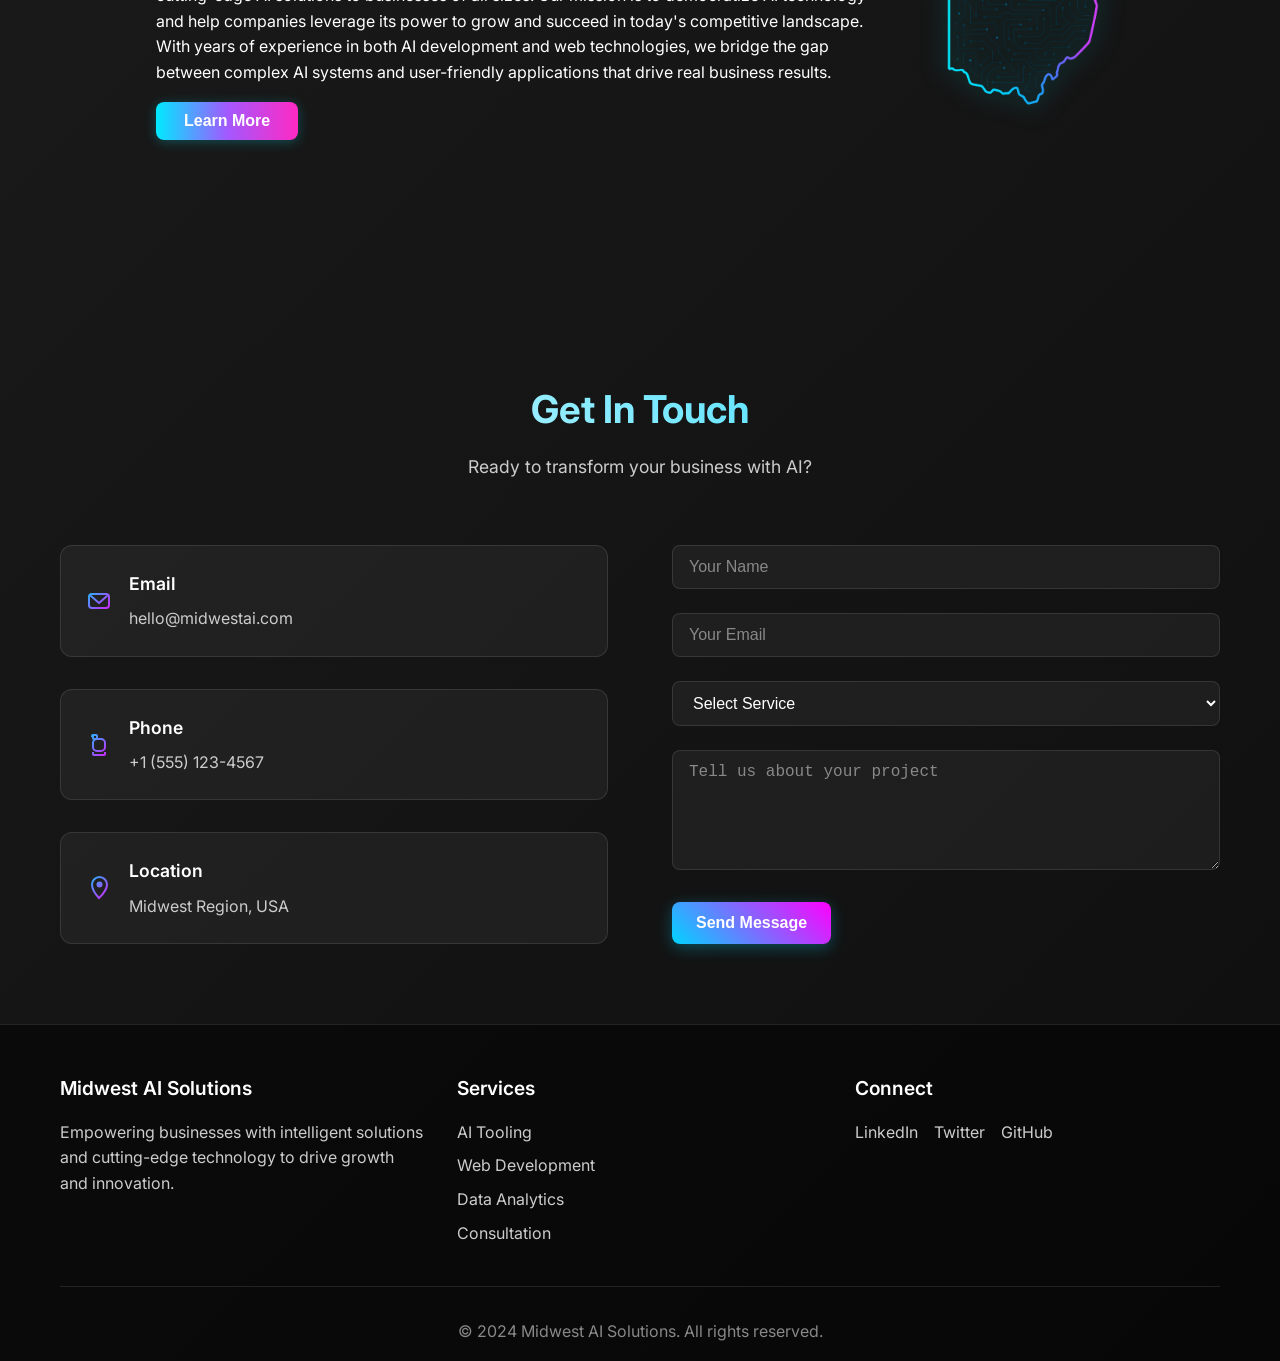
<file: website.html>
<!DOCTYPE html>
<html lang="en">
<head>
    <meta charset="UTF-8">
    <meta name="viewport" content="width=device-width, initial-scale=1.0">
    <title>Website Development - Midwest AI Solutions</title>
    <link rel="stylesheet" href="styles.css">
    <link href="https://fonts.googleapis.com/css2?family=Inter:wght@300;400;500;600;700&display=swap" rel="stylesheet">
</head>
<body>
    <!-- Navigation -->
    <nav class="navbar">
        <div class="nav-container">
            <div class="nav-logo">
                <div class="logo-container">
                    <div class="logo-icon">
                        <svg width="32" height="32" viewBox="0 0 32 32" fill="none" xmlns="http://www.w3.org/2000/svg">
                            <defs>
                                <linearGradient id="logo-gradient" x1="0" y1="0" x2="32" y2="32" gradientUnits="userSpaceOnUse">
                                    <stop stop-color="#00d4ff"/>
                                    <stop offset="1" stop-color="#ff00ff"/>
                                </linearGradient>
                            </defs>
                            <!-- Stylized M with circuit/AI lines -->
                            <path d="M4 28V8L12 24L20 8V28" stroke="url(#logo-gradient)" stroke-width="3" stroke-linecap="round" stroke-linejoin="round"/>
                            <circle cx="12" cy="24" r="2" fill="#00d4ff"/>
                            <circle cx="20" cy="8" r="2" fill="#ff00ff"/>
                        </svg>
                    </div>
                    <div>
                        <div class="logo-text">Midwest AI</div>
                    </div>
                </div>
            </div>
            <ul class="nav-menu">
                <li><a href="index.html" class="nav-link">Home</a></li>
                <li><a href="ai-tools.html" class="nav-link">AI Tools</a></li>
                <li><a href="website.html" class="nav-link">Website</a></li>
                <li><a href="about.html" class="nav-link">About</a></li>
                <li><a href="contact.html" class="nav-link">Contact</a></li>
                <li><a href="#contact" class="cta-nav-btn">Get Started</a></li>
            </ul>
        </div>
    </nav>

    <!-- Hero Section -->
    <section id="home" class="hero">
        <div class="hero-container">
            <div class="hero-content">
                <h1 class="hero-title">
                    <span class="title-line">Stunning Websites</span>
                    <span class="title-line highlight">That Convert</span>
                </h1>
                <p class="hero-subtitle">
                    Midwest AI Solutions creates modern, responsive websites that drive results. From custom designs to e-commerce solutions, we build digital experiences that engage visitors and grow your business.
                </p>
                <div class="hero-buttons">
                    <button class="btn btn-primary">Get Started</button>
                    <button class="btn btn-secondary">View Our Work</button>
                </div>
            </div>
            <div class="hero-visual">
                <div class="hero-slider">
                    <div class="hero-slide active" style="position: relative;">
                        <span id="productivity-num-html" style="position: absolute; left: 120px; top: 80px; font-size: 64px; font-family: Arial, sans-serif; font-weight: bold; color: #00d4ff; z-index: 2; display: flex; align-items: center;">
                            <svg width="32" height="32" style="margin-right: 10px;" viewBox="0 0 32 32"><polygon points="16,6 26,22 6,22" fill="url(#prod-gradient)"/><defs><linearGradient id="prod-gradient" x1="0%" y1="0%" x2="100%" y2="100%"><stop offset="0%" stop-color="#00d4ff"/><stop offset="100%" stop-color="#ff00ff"/></linearGradient></defs></svg>
                            <span id="productivity-number">0%</span>
                        </span>
                        <svg width="400" height="300" viewBox="0 0 400 300" fill="none" xmlns="http://www.w3.org/2000/svg">
                          <defs>
                            <linearGradient id="prod-gradient" x1="0%" y1="0%" x2="100%" y2="100%">
                              <stop offset="0%" stop-color="#00d4ff"/>
                              <stop offset="100%" stop-color="#ff00ff"/>
                            </linearGradient>
                          </defs>
                          <rect width="400" height="300" rx="24" fill="#181828"/>
                          <text x="200" y="60" text-anchor="middle" fill="#fff" font-size="28" font-family="Arial" font-weight="bold">Productivity</text>
                          <rect x="80" y="180" width="240" height="30" rx="15" fill="#222"/>
                          <rect id="productivity-bar" x="80" y="180" width="0" height="30" rx="15" fill="url(#prod-gradient)"/>
                          <text x="200" y="250" text-anchor="middle" fill="#fff" font-size="16" font-family="Arial">Increase in output</text>
                        </svg>
                    </div>
                    <div class="hero-slide">
                        <span id="savings-num-html" style="position: absolute; left: 120px; top: 80px; font-size: 64px; font-family: Arial, sans-serif; font-weight: bold; color: #00d4ff; z-index: 2; display: flex; align-items: center;">
                            <svg width="32" height="32" style="margin-right: 10px;" viewBox="0 0 32 32"><polygon points="16,6 26,22 6,22" fill="url(#savings-gradient)"/><defs><linearGradient id="savings-gradient" x1="0%" y1="0%" x2="100%" y2="100%"><stop offset="0%" stop-color="#00d4ff"/><stop offset="100%" stop-color="#ff00ff"/></linearGradient></defs></svg>
                            <span id="savings-num">$0</span>
                        </span>
                        <svg width="400" height="300" viewBox="0 0 400 300" fill="none" xmlns="http://www.w3.org/2000/svg">
                          <defs>
                            <linearGradient id="savings-gradient" x1="0%" y1="0%" x2="100%" y2="100%">
                              <stop offset="0%" stop-color="#00d4ff"/>
                              <stop offset="100%" stop-color="#ff00ff"/>
                            </linearGradient>
                          </defs>
                          <rect width="400" height="300" rx="24" fill="#181828"/>
                          <text x="200" y="60" text-anchor="middle" fill="#fff" font-size="28" font-family="Arial" font-weight="bold">Price Savings</text>
                          <rect x="100" y="200" width="200" height="30" rx="15" fill="#222"/>
                          <rect id="savings-bar" x="100" y="200" width="0" height="30" rx="15" fill="url(#savings-gradient)"/>
                          <text x="200" y="250" text-anchor="middle" fill="#fff" font-size="16" font-family="Arial">Annual cost reduction</text>
                        </svg>
                    </div>
                    <div class="hero-slide">
                        <span id="efficiency-num-html" style="position: absolute; left: 120px; top: 80px; font-size: 64px; font-family: Arial, sans-serif; font-weight: bold; color: #00d4ff; z-index: 2; display: flex; align-items: center;">
                            <svg width="32" height="32" style="margin-right: 10px;" viewBox="0 0 32 32"><polygon points="16,6 26,22 6,22" fill="url(#efficiency-gradient)"/><defs><linearGradient id="efficiency-gradient" x1="0%" y1="0%" x2="100%" y2="100%"><stop offset="0%" stop-color="#00d4ff"/><stop offset="100%" stop-color="#ff00ff"/></linearGradient></defs></svg>
                            <span id="efficiency-num">0%</span>
                        </span>
                        <svg width="400" height="300" viewBox="0 0 400 300" fill="none" xmlns="http://www.w3.org/2000/svg">
                          <defs>
                            <linearGradient id="efficiency-gradient" x1="0%" y1="0%" x2="100%" y2="100%">
                              <stop offset="0%" stop-color="#00d4ff"/>
                              <stop offset="100%" stop-color="#ff00ff"/>
                            </linearGradient>
                          </defs>
                          <rect width="400" height="300" rx="24" fill="#181828"/>
                          <text x="200" y="60" text-anchor="middle" fill="#fff" font-size="28" font-family="Arial" font-weight="bold">Efficiency</text>
                          <rect x="100" y="200" width="200" height="30" rx="15" fill="#222"/>
                          <rect id="efficiency-bar" x="100" y="200" width="0" height="30" rx="15" fill="url(#efficiency-gradient)"/>
                          <text x="200" y="250" text-anchor="middle" fill="#fff" font-size="16" font-family="Arial">Process improvement</text>
                        </svg>
                    </div>
                    <div class="hero-slide">
                        <span id="traffic-num-html" style="position: absolute; left: 120px; top: 80px; font-size: 64px; font-family: Arial, sans-serif; font-weight: bold; color: #00d4ff; z-index: 2; display: flex; align-items: center;">
                            <svg width="32" height="32" style="margin-right: 10px;" viewBox="0 0 32 32"><polygon points="16,6 26,22 6,22" fill="url(#traffic-gradient)"/><defs><linearGradient id="traffic-gradient" x1="0%" y1="0%" x2="100%" y2="100%"><stop offset="0%" stop-color="#00d4ff"/><stop offset="100%" stop-color="#ff00ff"/></linearGradient></defs></svg>
                            <span id="traffic-num">0%</span>
                        </span>
                        <svg width="400" height="300" viewBox="0 0 400 300" fill="none" xmlns="http://www.w3.org/2000/svg">
                          <defs>
                            <linearGradient id="traffic-gradient" x1="0%" y1="0%" x2="100%" y2="100%">
                              <stop offset="0%" stop-color="#00d4ff"/>
                              <stop offset="100%" stop-color="#ff00ff"/>
                            </linearGradient>
                          </defs>
                          <rect width="400" height="300" rx="24" fill="#181828"/>
                          <text x="200" y="60" text-anchor="middle" fill="#fff" font-size="28" font-family="Arial" font-weight="bold">Web Traffic</text>
                          <rect x="100" y="180" width="200" height="30" rx="15" fill="#222"/>
                          <rect id="traffic-bar" x="100" y="180" width="0" height="30" rx="15" fill="url(#traffic-gradient)"/>
                          <text x="200" y="250" text-anchor="middle" fill="#fff" font-size="16" font-family="Arial">Monthly visitors growth</text>
                        </svg>
                    </div>
                </div>
            </div>
        </div>
        <!-- Glowing line effect -->
        <div class="glow-line"></div>
    </section>

    <!-- Services Section -->
    <section id="services" class="features">
        <div class="container">
            <div class="section-header">
                <h2 class="section-title">Our Services</h2>
                <p class="section-subtitle">Comprehensive AI and web solutions for modern businesses</p>
            </div>
            <div class="features-grid">
                <div class="feature-card">
                    <div class="feature-icon">
                        <div class="icon-placeholder">
                            <!-- Monitor/Code SVG for Custom Web Development -->
                            <svg width="32" height="32" viewBox="0 0 32 32" fill="none" xmlns="http://www.w3.org/2000/svg">
                                <defs>
                                    <linearGradient id="icon-gradient1" x1="0" y1="0" x2="32" y2="32" gradientUnits="userSpaceOnUse">
                                        <stop stop-color="#00d4ff"/>
                                        <stop offset="1" stop-color="#ff00ff"/>
                                    </linearGradient>
                                </defs>
                                <rect x="6" y="8" width="20" height="12" rx="2" stroke="url(#icon-gradient1)" stroke-width="2" fill="none"/>
                                <rect x="12" y="22" width="8" height="2" rx="1" fill="url(#icon-gradient1)"/>
                                <path d="M14 16L12 14L14 12" stroke="url(#icon-gradient1)" stroke-width="2" stroke-linecap="round" stroke-linejoin="round"/>
                                <path d="M18 16L20 14L18 12" stroke="url(#icon-gradient1)" stroke-width="2" stroke-linecap="round" stroke-linejoin="round"/>
                            </svg>
                        </div>
                    </div>
                    <h3 class="feature-title">Custom Web Development</h3>
                    <p class="feature-description">
                        Bespoke websites tailored to your brand and business needs. Built with modern technologies for optimal performance and user experience.
                    </p>
                </div>
                <div class="feature-card">
                    <div class="feature-icon">
                        <div class="icon-placeholder">
                            <!-- Mobile/Responsive SVG for Mobile-First Design -->
                            <svg width="32" height="32" viewBox="0 0 32 32" fill="none" xmlns="http://www.w3.org/2000/svg">
                                <defs>
                                    <linearGradient id="icon-gradient2" x1="0" y1="0" x2="32" y2="32" gradientUnits="userSpaceOnUse">
                                        <stop stop-color="#00d4ff"/>
                                        <stop offset="1" stop-color="#ff00ff"/>
                                    </linearGradient>
                                </defs>
                                <rect x="10" y="4" width="12" height="24" rx="2" stroke="url(#icon-gradient2)" stroke-width="2" fill="none"/>
                                <rect x="12" y="6" width="8" height="12" rx="1" fill="url(#icon-gradient2)"/>
                                <circle cx="16" cy="22" r="1" fill="url(#icon-gradient2)"/>
                            </svg>
                        </div>
                    </div>
                    <h3 class="feature-title">Mobile-First Design</h3>
                    <p class="feature-description">
                        Responsive websites that look and perform perfectly on all devices, from smartphones to desktops, ensuring maximum reach.
                    </p>
                </div>
                <div class="feature-card">
                    <div class="feature-icon">
                        <div class="icon-placeholder">
                            <!-- Shopping Cart SVG for E-commerce -->
                            <svg width="32" height="32" viewBox="0 0 32 32" fill="none" xmlns="http://www.w3.org/2000/svg">
                                <defs>
                                    <linearGradient id="icon-gradient3" x1="0" y1="0" x2="32" y2="32" gradientUnits="userSpaceOnUse">
                                        <stop stop-color="#00d4ff"/>
                                        <stop offset="1" stop-color="#ff00ff"/>
                                    </linearGradient>
                                </defs>
                                <path d="M8 8H10L12 24H20L22 12H10" stroke="url(#icon-gradient3)" stroke-width="2" stroke-linecap="round" stroke-linejoin="round"/>
                                <circle cx="10" cy="28" r="2" stroke="url(#icon-gradient3)" stroke-width="2" fill="none"/>
                                <circle cx="22" cy="28" r="2" stroke="url(#icon-gradient3)" stroke-width="2" fill="none"/>
                            </svg>
                        </div>
                    </div>
                    <h3 class="feature-title">E-commerce Solutions</h3>
                    <p class="feature-description">
                        Complete online store solutions with secure payment processing, inventory management, and seamless shopping experiences.
                    </p>
                </div>
                <div class="feature-card">
                    <div class="feature-icon">
                        <div class="icon-placeholder">
                            <!-- Speed/Rocket SVG for Performance Optimization -->
                            <svg width="32" height="32" viewBox="0 0 32 32" fill="none" xmlns="http://www.w3.org/2000/svg">
                                <defs>
                                    <linearGradient id="icon-gradient4" x1="0" y1="0" x2="32" y2="32" gradientUnits="userSpaceOnUse">
                                        <stop stop-color="#00d4ff"/>
                                        <stop offset="1" stop-color="#ff00ff"/>
                                    </linearGradient>
                                </defs>
                                <path d="M16 4L20 12L28 16L20 20L16 28L12 20L4 16L12 12L16 4Z" stroke="url(#icon-gradient4)" stroke-width="2" fill="none"/>
                                <path d="M16 12L16 20" stroke="url(#icon-gradient4)" stroke-width="2" stroke-linecap="round"/>
                            </svg>
                        </div>
                    </div>
                    <h3 class="feature-title">Performance Optimization</h3>
                    <p class="feature-description">
                        Lightning-fast websites optimized for speed, SEO, and user engagement. Built for search engine visibility and conversion.
                    </p>
                </div>
                <div class="feature-card">
                    <div class="feature-icon">
                        <div class="icon-placeholder">
                            <!-- CMS/Content SVG for Content Management -->
                            <svg width="32" height="32" viewBox="0 0 32 32" fill="none" xmlns="http://www.w3.org/2000/svg">
                                <defs>
                                    <linearGradient id="icon-gradient5" x1="0" y1="0" x2="32" y2="32" gradientUnits="userSpaceOnUse">
                                        <stop stop-color="#00d4ff"/>
                                        <stop offset="1" stop-color="#ff00ff"/>
                                    </linearGradient>
                                </defs>
                                <path d="M8 4H20L24 8V28H8V4Z" stroke="url(#icon-gradient5)" stroke-width="2" fill="none"/>
                                <path d="M20 4V8H24" stroke="url(#icon-gradient5)" stroke-width="2" stroke-linecap="round" stroke-linejoin="round"/>
                                <path d="M12 12H20M12 16H20M12 20H16" stroke="url(#icon-gradient5)" stroke-width="2" stroke-linecap="round"/>
                            </svg>
                        </div>
                    </div>
                    <h3 class="feature-title">Content Management</h3>
                    <p class="feature-description">
                        User-friendly CMS systems that make it easy to update content, manage products, and keep your website fresh and current.
                    </p>
                </div>
                <div class="feature-card">
                    <div class="feature-icon">
                        <div class="icon-placeholder">
                            <!-- Support/Headset SVG for Maintenance -->
                            <svg width="32" height="32" viewBox="0 0 32 32" fill="none" xmlns="http://www.w3.org/2000/svg">
                                <defs>
                                    <linearGradient id="icon-gradient6" x1="0" y1="0" x2="32" y2="32" gradientUnits="userSpaceOnUse">
                                        <stop stop-color="#00d4ff"/>
                                        <stop offset="1" stop-color="#ff00ff"/>
                                    </linearGradient>
                                </defs>
                                <path d="M8 16C8 11.5817 11.5817 8 16 8C20.4183 8 24 11.5817 24 16" stroke="url(#icon-gradient6)" stroke-width="2" fill="none"/>
                                <path d="M24 16C24 20.4183 20.4183 24 16 24C11.5817 24 8 20.4183 8 16" stroke="url(#icon-gradient6)" stroke-width="2" fill="none"/>
                                <path d="M12 12L20 20M20 12L12 20" stroke="url(#icon-gradient6)" stroke-width="2" stroke-linecap="round"/>
                            </svg>
                        </div>
                    </div>
                    <h3 class="feature-title">Website Maintenance</h3>
                    <p class="feature-description">
                        Ongoing support, updates, and maintenance to keep your website secure, fast, and always up-to-date with the latest features.
                    </p>
                </div>
            </div>
        </div>
    </section>

    <!-- Pricing Section -->
    <section id="pricing" class="pricing">
        <div class="container">
            <div class="section-header">
                <h2 class="section-title">Website Packages</h2>
                <p class="section-subtitle">Choose the perfect package for your business needs</p>
            </div>
            <div class="pricing-grid">
                <div class="pricing-card">
                    <div class="pricing-header">
                        <h3 class="pricing-title">Basic</h3>
                        <div class="pricing-price">
                            <span class="price-amount">$750</span>
                            <span class="price-period">one-time</span>
                        </div>
                    </div>
                    <div class="pricing-features">
                        <ul>
                            <li>5-Page Custom Website</li>
                            <li>Mobile Responsive Design</li>
                            <li>Contact Form</li>
                            <li>Basic SEO Optimization</li>
                            <li>Social Media Integration</li>
                            <li>1 Month of Support</li>
                        </ul>
                    </div>
                    <button class="btn btn-primary">Get Started</button>
                </div>
                <div class="pricing-card featured">
                    <div class="pricing-badge">Most Popular</div>
                    <div class="pricing-header">
                        <h3 class="pricing-title">Professional</h3>
                        <div class="pricing-price">
                            <span class="price-amount">$1,500</span>
                            <span class="price-period">one-time</span>
                        </div>
                    </div>
                    <div class="pricing-features">
                        <ul>
                            <li>10-Page Custom Website</li>
                            <li>Advanced Mobile Design</li>
                            <li>Contact & Lead Forms</li>
                            <li>Advanced SEO Optimization</li>
                            <li>Social Media Integration</li>
                            <li>Google Analytics Setup</li>
                            <li>Content Management System</li>
                            <li>3 Months of Support</li>
                        </ul>
                    </div>
                    <button class="btn btn-primary">Get Started</button>
                </div>
                <div class="pricing-card">
                    <div class="pricing-header">
                        <h3 class="pricing-title">Premium</h3>
                        <div class="pricing-price">
                            <span class="price-amount">$2,500</span>
                            <span class="price-period">one-time</span>
                        </div>
                    </div>
                    <div class="pricing-features">
                        <ul>
                            <li>Unlimited Pages</li>
                            <li>Premium Mobile Design</li>
                            <li>Advanced Forms & Integrations</li>
                            <li>Complete SEO Package</li>
                            <li>Social Media Integration</li>
                            <li>Google Analytics & Ads Setup</li>
                            <li>Advanced CMS</li>
                            <li>E-commerce Features</li>
                            <li>6 Months of Support</li>
                            <li>Performance Optimization</li>
                        </ul>
                    </div>
                    <button class="btn btn-primary">Get Started</button>
                </div>
            </div>
        </div>
    </section>

    <!-- About Section -->
    <section id="about">
        <div class="about-flex">
            <div class="about-text">
                <h2>About <span class="gradient-text">Midwest AI Solutions</span></h2>
                <p>Based in the heart of the Midwest, we're a team of passionate technologists dedicated to bringing cutting-edge AI solutions to businesses of all sizes. Our mission is to democratize AI technology and help companies leverage its power to grow and succeed in today's competitive landscape.</p>
                <p>With years of experience in both AI development and web technologies, we bridge the gap between complex AI systems and user-friendly applications that drive real business results.</p>
                <button class="cta-btn">Learn More</button>
            </div>
            <img src="images/ohio-tech.png" alt="Modern Ohio Tech Outline" class="ohio-tech-img" />
        </div>
    </section>

    <!-- Contact Section -->
    <section id="contact" class="contact">
        <div class="container">
            <div class="section-header">
                <h2 class="section-title">Get In Touch</h2>
                <p class="section-subtitle">Ready to transform your business with AI?</p>
            </div>
            <div class="contact-content">
                <div class="contact-info">
                    <div class="contact-item">
                        <div class="contact-icon">
                            <!-- Envelope/Mail SVG -->
                            <svg width="28" height="28" viewBox="0 0 28 28" fill="none" xmlns="http://www.w3.org/2000/svg">
                                <defs>
                                    <linearGradient id="contact-gradient1" x1="0" y1="0" x2="28" y2="28" gradientUnits="userSpaceOnUse">
                                        <stop stop-color="#00d4ff"/>
                                        <stop offset="1" stop-color="#ff00ff"/>
                                    </linearGradient>
                                </defs>
                                <rect x="4" y="7" width="20" height="14" rx="3" stroke="url(#contact-gradient1)" stroke-width="2" fill="none"/>
                                <path d="M6 9L14 16L22 9" stroke="url(#contact-gradient1)" stroke-width="2" stroke-linecap="round" stroke-linejoin="round"/>
                            </svg>
                        </div>
                        <div class="contact-details">
                            <h4>Email</h4>
                            <p>hello@midwestai.com</p>
                        </div>
                    </div>
                    <div class="contact-item">
                        <div class="contact-icon">
                            <!-- Phone SVG -->
                            <svg width="28" height="28" viewBox="0 0 28 28" fill="none" xmlns="http://www.w3.org/2000/svg">
                                <defs>
                                    <linearGradient id="contact-gradient2" x1="0" y1="0" x2="28" y2="28" gradientUnits="userSpaceOnUse">
                                        <stop stop-color="#00d4ff"/>
                                        <stop offset="1" stop-color="#ff00ff"/>
                                    </linearGradient>
                                </defs>
                                <path d="M7 5C7 4.44772 7.44772 4 8 4H11C11.5523 4 12 4.44772 12 5V7C12 7.55228 11.5523 8 11 8H9C8.44772 8 8 7.55228 8 7V5Z" stroke="url(#contact-gradient2)" stroke-width="2"/>
                                <path d="M16 20C18.2091 20 20 18.2091 20 16V12C20 9.79086 18.2091 8 16 8H12C9.79086 8 8 9.79086 8 12V16C8 18.2091 9.79086 20 12 20H16Z" stroke="url(#contact-gradient2)" stroke-width="2"/>
                                <path d="M20 21V23C20 23.5523 19.5523 24 19 24H9C8.44772 24 8 23.5523 8 23V21" stroke="url(#contact-gradient2)" stroke-width="2"/>
                            </svg>
                        </div>
                        <div class="contact-details">
                            <h4>Phone</h4>
                            <p>+1 (555) 123-4567</p>
                        </div>
                    </div>
                    <div class="contact-item">
                        <div class="contact-icon">
                            <!-- Map Pin/Location SVG -->
                            <svg width="28" height="28" viewBox="0 0 28 28" fill="none" xmlns="http://www.w3.org/2000/svg">
                                <defs>
                                    <linearGradient id="contact-gradient3" x1="0" y1="0" x2="28" y2="28" gradientUnits="userSpaceOnUse">
                                        <stop stop-color="#00d4ff"/>
                                        <stop offset="1" stop-color="#ff00ff"/>
                                    </linearGradient>
                                </defs>
                                <path d="M14 24C14 24 22 16.5 22 10.5C22 6.35786 18.6421 3 14.5 3C10.3579 3 7 6.35786 7 10.5C7 16.5 14 24 14 24Z" stroke="url(#contact-gradient3)" stroke-width="2" fill="none"/>
                                <circle cx="14.5" cy="10.5" r="3" fill="url(#contact-gradient3)"/>
                            </svg>
                        </div>
                        <div class="contact-details">
                            <h4>Location</h4>
                            <p>Midwest Region, USA</p>
                        </div>
                    </div>
                </div>
                <div class="contact-form">
                    <form>
                        <div class="form-group">
                            <input type="text" placeholder="Your Name" class="form-input">
                        </div>
                        <div class="form-group">
                            <input type="email" placeholder="Your Email" class="form-input">
                        </div>
                        <div class="form-group">
                            <select class="form-input">
                                <option value="">Select Service</option>
                                <option value="ai-tooling">AI Tooling & Automation</option>
                                <option value="web-development">Website Development</option>
                                <option value="data-analytics">Data Analytics</option>
                                <option value="consultation">Consultation</option>
                            </select>
                        </div>
                        <div class="form-group">
                            <textarea placeholder="Tell us about your project" class="form-input" rows="5"></textarea>
                        </div>
                        <button type="submit" class="btn btn-primary">Send Message</button>
                    </form>
                </div>
            </div>
        </div>
    </section>

    <!-- Footer -->
    <footer class="footer">
        <div class="container">
            <div class="footer-content">
                <div class="footer-section">
                    <h4>Midwest AI Solutions</h4>
                    <p>Empowering businesses with intelligent solutions and cutting-edge technology to drive growth and innovation.</p>
                </div>
                <div class="footer-section">
                    <h4>Services</h4>
                    <ul>
                        <li><a href="#services">AI Tooling</a></li>
                        <li><a href="#services">Web Development</a></li>
                        <li><a href="#services">Data Analytics</a></li>
                        <li><a href="#contact">Consultation</a></li>
                    </ul>
                </div>
                <div class="footer-section">
                    <h4>Connect</h4>
                    <div class="social-links">
                        <a href="#" class="social-link">LinkedIn</a>
                        <a href="#" class="social-link">Twitter</a>
                        <a href="#" class="social-link">GitHub</a>
                    </div>
                </div>
            </div>
            <div class="footer-bottom">
                <p>&copy; 2024 Midwest AI Solutions. All rights reserved.</p>
            </div>
        </div>
    </footer>

    <script src="script.js"></script>
</body>
</html>
</file>
<file: styles.css>
/* Reset and Base Styles */
* {
    margin: 0;
    padding: 0;
    box-sizing: border-box;
}

body {
    font-family: 'Inter', -apple-system, BlinkMacSystemFont, 'Segoe UI', Roboto, sans-serif;
    background: linear-gradient(135deg, #0a0a0a 0%, #1a1a1a 50%, #0f0f0f 100%);
    color: #ffffff;
    line-height: 1.6;
    overflow-x: hidden;
}

/* Container */
.container {
    max-width: 1200px;
    margin: 0 auto;
    padding: 0 20px;
}

/* Navigation */
.navbar {
    position: fixed;
    top: 0;
    width: 100%;
    background: rgba(10, 10, 10, 0.95);
    backdrop-filter: blur(20px);
    border-bottom: 1px solid rgba(255, 255, 255, 0.1);
    z-index: 1000;
    padding: 1rem 0;
}

.nav-container {
    max-width: 1200px;
    margin: 0 auto;
    padding: 0 20px;
    display: flex;
    justify-content: space-between;
    align-items: center;
}

/* Logo Styles */
.logo-container {
    display: flex;
    align-items: center;
    gap: 12px;
}

.logo-icon {
    width: 40px;
    height: 40px;
    display: flex;
    align-items: center;
    justify-content: center;
    font-size: 18px;
    font-weight: bold;
    color: white;
    box-shadow: none;
    background: none;
    border-radius: 0;
    padding: 0;
}

.logo-icon svg {
    width: 40px;
    height: 40px;
    display: block;
}

.logo-text {
    font-size: 1.5rem;
    font-weight: 700;
    background: linear-gradient(45deg, #00d4ff, #ff00ff);
    -webkit-background-clip: text;
    -webkit-text-fill-color: transparent;
    background-clip: text;
}

.logo-subtitle {
    font-size: 0.7rem;
    color: #888888;
    font-weight: 400;
    margin-top: -2px;
}

.nav-menu {
    display: flex;
    list-style: none;
    gap: 2rem;
}

.nav-link {
    color: #ffffff;
    text-decoration: none;
    font-weight: 500;
    transition: all 0.3s ease;
    position: relative;
}

.nav-link:hover {
    color: #00d4ff;
    text-shadow: 0 0 10px rgba(0, 212, 255, 0.5);
}

.nav-link::after {
    content: '';
    position: absolute;
    bottom: -5px;
    left: 0;
    width: 0;
    height: 2px;
    background: linear-gradient(45deg, #00d4ff, #ff00ff);
    transition: width 0.3s ease;
}

.nav-link:hover::after {
    width: 100%;
}

/* Hero Section */
.hero {
    min-height: 100vh;
    display: flex;
    align-items: center;
    position: relative;
    padding-top: 80px;
}

.hero-container {
    max-width: 1200px;
    margin: 0 auto;
    padding: 0 20px;
    display: grid;
    grid-template-columns: 1fr 1fr;
    gap: 4rem;
    align-items: center;
}

.hero-title {
    font-size: 3.5rem;
    font-weight: 700;
    line-height: 1.1;
    margin-bottom: 1.5rem;
}

.title-line {
    display: block;
}

.highlight {
    background: linear-gradient(45deg, #00d4ff, #ff00ff);
    -webkit-background-clip: text;
    -webkit-text-fill-color: transparent;
    background-clip: text;
    text-shadow: 0 0 30px rgba(0, 212, 255, 0.3);
}

.hero-subtitle {
    font-size: 1.2rem;
    color: #cccccc;
    margin-bottom: 2rem;
    line-height: 1.6;
}

.hero-buttons {
    display: flex;
    gap: 1rem;
    flex-wrap: wrap;
}

/* Buttons */
.btn {
    padding: 12px 24px;
    border: none;
    border-radius: 8px;
    font-weight: 600;
    font-size: 1rem;
    cursor: pointer;
    transition: all 0.3s ease;
    text-decoration: none;
    display: inline-block;
    position: relative;
    overflow: hidden;
}

.btn-primary {
    background: linear-gradient(45deg, #00d4ff, #ff00ff);
    color: white;
    box-shadow: 0 4px 15px rgba(0, 212, 255, 0.3);
}

.btn-primary:hover {
    transform: translateY(-2px);
    box-shadow: 0 8px 25px rgba(0, 212, 255, 0.4);
}

.btn-secondary {
    background: transparent;
    color: #ffffff;
    border: 2px solid rgba(255, 255, 255, 0.2);
}

.btn-secondary:hover {
    border-color: #00d4ff;
    box-shadow: 0 0 20px rgba(0, 212, 255, 0.3);
    color: #00d4ff;
}

/* Glow Line Effect */
.glow-line {
    position: absolute;
    bottom: 0;
    left: 0;
    width: 100%;
    height: 2px;
    background: linear-gradient(90deg, transparent, #00d4ff, #ff00ff, transparent);
    animation: glowMove 3s ease-in-out infinite;
}

@keyframes glowMove {
    0%, 100% {
        opacity: 0.3;
        transform: scaleX(0.8);
    }
    50% {
        opacity: 1;
        transform: scaleX(1);
    }
}

/* Placeholder Images */
.placeholder-image {
    width: 100%;
    height: 400px;
    display: flex;
    align-items: center;
    justify-content: center;
}

.image-placeholder {
    width: 100%;
    height: 100%;
    background: linear-gradient(135deg, rgba(255, 255, 255, 0.1), rgba(255, 255, 255, 0.05));
    border: 2px dashed rgba(255, 255, 255, 0.2);
    border-radius: 12px;
    display: flex;
    align-items: center;
    justify-content: center;
    color: #888888;
    font-size: 1.1rem;
    transition: all 0.3s ease;
}

.image-placeholder:hover {
    border-color: #00d4ff;
    box-shadow: 0 0 30px rgba(0, 212, 255, 0.2);
}

/* Hero Images */
.hero-image-container {
    position: relative;
    width: 100%;
    height: 400px;
    display: flex;
    align-items: center;
    justify-content: center;
}

.hero-image {
    width: 100%;
    height: 100%;
    object-fit: contain;
    border-radius: 12px;
    transition: all 0.3s ease;
}

.hero-image:hover {
    transform: scale(1.02);
    box-shadow: 0 0 30px rgba(0, 212, 255, 0.3);
}

/* Hero Slider */
.hero-slider {
    position: relative;
    width: 100%;
    max-width: 420px;
    height: 320px;
    margin: 0 auto;
    display: flex;
    align-items: center;
    justify-content: center;
    background: rgba(10,10,20,0.7);
    border-radius: 16px;
    box-shadow: 0 4px 32px rgba(0,0,0,0.12);
    overflow: hidden;
}
.hero-slide {
    position: absolute;
    top: 0; left: 0; right: 0; bottom: 0;
    opacity: 0;
    transition: opacity 0.5s;
    display: flex;
    align-items: center;
    justify-content: center;
    pointer-events: none;
}
.hero-slide.active {
    opacity: 1;
    pointer-events: auto;
    z-index: 2;
}
.hero-slide img {
    width: 100%;
    height: 100%;
    object-fit: contain;
    border-radius: 0;
    background: none;
}
.slider-arrow {
    position: absolute;
    top: 50%;
    transform: translateY(-50%);
    background: rgba(0,0,0,0.5);
    color: #fff;
    border: none;
    border-radius: 50%;
    width: 40px;
    height: 40px;
    font-size: 1.5rem;
    cursor: pointer;
    z-index: 3;
    transition: background 0.2s;
}
.slider-arrow.left { left: 10px; }
.slider-arrow.right { right: 10px; }
.slider-arrow:hover { background: linear-gradient(45deg, #00d4ff, #ff00ff); color: #fff; }
.slider-dots {
    position: absolute;
    bottom: 16px;
    left: 0; right: 0;
    display: flex;
    justify-content: center;
    gap: 10px;
    z-index: 4;
}
.dot {
    width: 12px;
    height: 12px;
    border-radius: 50%;
    background: #333;
    border: 2px solid #00d4ff;
    cursor: pointer;
    transition: background 0.2s, border 0.2s;
}
.dot.active {
    background: linear-gradient(45deg, #00d4ff, #ff00ff);
    border: 2px solid #fff;
}

/* Sections */
section {
    padding: 5rem 0;
}

.section-header {
    text-align: center;
    margin-bottom: 4rem;
}

.section-title {
    font-size: 2.5rem;
    font-weight: 700;
    margin-bottom: 1rem;
    background: linear-gradient(45deg, #ffffff, #00d4ff);
    -webkit-background-clip: text;
    -webkit-text-fill-color: transparent;
    background-clip: text;
}

.section-subtitle {
    font-size: 1.1rem;
    color: #cccccc;
}

/* Features Section */
.features-grid {
    display: grid;
    grid-template-columns: repeat(auto-fit, minmax(300px, 1fr));
    gap: 2rem;
}

.feature-card {
    background: rgba(255, 255, 255, 0.05);
    border: 1px solid rgba(255, 255, 255, 0.1);
    border-radius: 16px;
    padding: 2rem;
    transition: all 0.3s ease;
    position: relative;
    overflow: hidden;
}

.feature-card::before {
    content: '';
    position: absolute;
    top: 0;
    left: -100%;
    width: 100%;
    height: 100%;
    background: linear-gradient(90deg, transparent, rgba(0, 212, 255, 0.1), transparent);
    transition: left 0.5s ease;
}

.feature-card:hover::before {
    left: 100%;
}

.feature-card:hover {
    transform: translateY(-5px);
    border-color: #00d4ff;
    box-shadow: 0 10px 30px rgba(0, 212, 255, 0.2);
}

.feature-icon {
    margin-bottom: 1.5rem;
    background: none;
    border: none;
    box-shadow: none;
    border-radius: 0;
    padding: 0;
    display: flex;
    align-items: center;
    justify-content: center;
}

.icon-placeholder {
    width: auto;
    height: auto;
    background: none;
    border: none;
    border-radius: 0;
    display: flex;
    align-items: center;
    justify-content: center;
    box-shadow: none;
    padding: 0;
}

.feature-title {
    font-size: 1.3rem;
    font-weight: 600;
    margin-bottom: 1rem;
    color: #ffffff;
}

.feature-description {
    color: #cccccc;
    line-height: 1.6;
}

/* About Section */
.about-content {
    display: grid;
    grid-template-columns: 1fr 1fr;
    gap: 4rem;
    align-items: center;
}

.about-description {
    font-size: 1.1rem;
    color: #cccccc;
    margin-bottom: 2rem;
    line-height: 1.7;
}

.about-flex {
    display: flex;
    align-items: center;
    justify-content: center;
    gap: 40px;
    margin: 40px auto;
    max-width: 1000px;
    padding: 0 16px;
}

.about-text {
    flex: 1 1 0;
    min-width: 260px;
    text-align: left;
}

.ohio-tech-img {
    width: 200px;
    height: auto;
    display: block;
    margin: 0;
    filter: drop-shadow(0 0 12px #00eaff88);
    border-radius: 12px;
    background: transparent;
}

.cta-btn {
    margin-top: 16px;
    padding: 10px 28px;
    font-size: 1rem;
    font-weight: 600;
    color: #fff;
    background: linear-gradient(90deg, #00eaff, #a259ff, #ff29c3);
    border: none;
    border-radius: 8px;
    box-shadow: 0 2px 12px #00eaff44;
    cursor: pointer;
    transition: background 0.3s, box-shadow 0.3s;
}
.cta-btn:hover {
    background: linear-gradient(90deg, #ff29c3, #a259ff, #00eaff);
    box-shadow: 0 4px 18px #a259ff55;
}

/* Contact Section */
.contact-content {
    display: grid;
    grid-template-columns: 1fr 1fr;
    gap: 4rem;
}

.contact-info {
    display: flex;
    flex-direction: column;
    gap: 2rem;
}

.contact-item {
    display: flex;
    align-items: center;
    gap: 1rem;
    padding: 1.5rem;
    background: rgba(255, 255, 255, 0.05);
    border-radius: 12px;
    border: 1px solid rgba(255, 255, 255, 0.1);
    transition: all 0.3s ease;
}

.contact-item:hover {
    border-color: #00d4ff;
    box-shadow: 0 5px 20px rgba(0, 212, 255, 0.2);
}

.contact-icon {
    font-size: 1.5rem;
    width: auto;
    height: auto;
    background: none;
    border-radius: 0;
    display: flex;
    align-items: center;
    justify-content: center;
    box-shadow: none;
    padding: 0;
}

.contact-details h4 {
    font-size: 1.1rem;
    font-weight: 600;
    margin-bottom: 0.5rem;
    color: #ffffff;
}

.contact-details p {
    color: #cccccc;
}

/* Form Styles */
.form-group {
    margin-bottom: 1.5rem;
}

.form-input {
    width: 100%;
    padding: 12px 16px;
    background: rgba(255, 255, 255, 0.05);
    border: 1px solid rgba(255, 255, 255, 0.1);
    border-radius: 8px;
    color: #ffffff;
    font-size: 1rem;
    transition: all 0.3s ease;
}

.form-input::placeholder {
    color: #888888;
}

.form-input:focus {
    outline: none;
    border-color: #00d4ff;
    box-shadow: 0 0 20px rgba(0, 212, 255, 0.2);
}

textarea.form-input {
    resize: vertical;
    min-height: 120px;
}

/* Footer */
.footer {
    background: rgba(0, 0, 0, 0.5);
    border-top: 1px solid rgba(255, 255, 255, 0.1);
    padding: 3rem 0 1rem;
}

.footer-content {
    display: grid;
    grid-template-columns: repeat(auto-fit, minmax(250px, 1fr));
    gap: 2rem;
    margin-bottom: 2rem;
}

.footer-section h4 {
    font-size: 1.2rem;
    font-weight: 600;
    margin-bottom: 1rem;
    color: #ffffff;
}

.footer-section p {
    color: #cccccc;
    line-height: 1.6;
}

.footer-section ul {
    list-style: none;
}

.footer-section ul li {
    margin-bottom: 0.5rem;
}

.footer-section ul li a {
    color: #cccccc;
    text-decoration: none;
    transition: color 0.3s ease;
}

.footer-section ul li a:hover {
    color: #00d4ff;
}

.social-links {
    display: flex;
    gap: 1rem;
}

.social-link {
    color: #cccccc;
    text-decoration: none;
    transition: color 0.3s ease;
}

.social-link:hover {
    color: #00d4ff;
}

.footer-bottom {
    text-align: center;
    padding-top: 2rem;
    border-top: 1px solid rgba(255, 255, 255, 0.1);
    color: #888888;
}

/* Responsive Design */
@media (max-width: 768px) {
    body {
        overflow-x: hidden;
    }
    .hero {
        margin-top: 80px;
        padding: 0;
    }
    .hero-slider {
        width: 100%;
        max-width: 100%;
        overflow-x: hidden;
        margin: 0 auto;
        display: block;
    }
    .hero-slide {
        width: 100%;
        max-width: 100%;
        margin: 0 auto 40px auto;
        display: flex;
        flex-direction: column;
        align-items: center;
        justify-content: center;
        position: relative;
        min-height: 220px;
        background: none;
        box-sizing: border-box;
    }
    #productivity-num-html,
    #savings-num-html,
    #efficiency-num-html,
    #traffic-num-html {
        position: static;
        left: unset;
        top: unset;
        transform: none;
        margin-bottom: 8px;
        font-size: 2.2rem;
        display: flex;
        align-items: center;
        justify-content: center;
        width: 100%;
        text-align: center;
    }
    .hero-slide-desc {
        font-size: 1.1rem;
        margin-top: 10px;
        margin-bottom: 6px;
        padding: 0 10px;
        text-align: center;
        width: 100%;
        color: #fff;
        opacity: 0.85;
        font-weight: 500;
        letter-spacing: 0.01em;
    }
    .hero-slide svg {
        margin: 0 auto;
        display: block;
        max-width: 100%;
        height: auto;
    }
    .hero-visual,
    .hero-slider,
    .hero-slide,
    .hero-slide-desc {
        display: none !important;
        height: 0 !important;
        min-height: 0 !important;
        max-height: 0 !important;
        overflow: hidden !important;
        padding: 0 !important;
        margin: 0 !important;
    }
}

@media (max-width: 480px) {
    .hero-title {
        font-size: 2rem;
    }
    
    .hero-image-container {
        height: 250px;
    }
    
    .hero-buttons {
        flex-direction: column;
        align-items: center;
    }
    
    .btn {
        width: 100%;
        max-width: 250px;
    }
    .hero-slider {
        height: 160px;
    }
}

@media (max-width: 900px) {
    .about-flex {
        flex-direction: column;
        align-items: center;
        gap: 24px;
        padding: 0 8px;
    }
    .ohio-tech-img {
        width: 90vw;
        max-width: 340px;
        margin: 0 auto;
        max-height: 220px;
    }
    .about-text {
        max-width: 100%;
    }
}

@media (max-width: 800px) {
    .about-flex {
        flex-direction: column;
        align-items: center;
        gap: 24px;
        max-width: 98vw;
    }
    .about-text {
        text-align: center;
    }
    .ohio-tech-img {
        margin: 0 auto;
    }
}

/* Smooth scrolling */
html {
    scroll-behavior: smooth;
}

/* Custom scrollbar */
::-webkit-scrollbar {
    width: 8px;
}

::-webkit-scrollbar-track {
    background: #1a1a1a;
}

::-webkit-scrollbar-thumb {
    background: linear-gradient(45deg, #00d4ff, #ff00ff);
    border-radius: 4px;
}

::-webkit-scrollbar-thumb:hover {
    background: linear-gradient(45deg, #ff00ff, #00d4ff);
}

.cta-nav-btn {
    margin-left: 24px;
    padding: 8px 22px;
    font-size: 1rem;
    font-weight: 600;
    color: #fff !important;
    background: linear-gradient(90deg, #00eaff, #a259ff, #ff29c3);
    border: none;
    border-radius: 8px;
    box-shadow: 0 2px 12px #00eaff44;
    cursor: pointer;
    transition: background 0.3s, box-shadow 0.3s, color 0.3s;
    text-decoration: none;
    display: inline-block;
}
.cta-nav-btn:hover {
    background: linear-gradient(90deg, #ff29c3, #a259ff, #00eaff);
    box-shadow: 0 4px 18px #a259ff55;
    color: #fff !important;
}

.ai-tools-section {
    padding: 64px 0 48px 0;
    text-align: center;
}
.section-title {
    font-size: 2.4rem;
    font-weight: 700;
    margin-bottom: 12px;
}
.section-intro {
    font-size: 1.15rem;
    color: #b0b8c9;
    margin-bottom: 36px;
}
.ai-tools-cards {
    display: flex;
    justify-content: center;
    gap: 32px;
    flex-wrap: wrap;
    margin-top: 24px;
}
.ai-tool-card {
    background: linear-gradient(135deg, #181c2f 80%, #00eaff22 100%);
    border-radius: 16px;
    box-shadow: 0 4px 24px #00eaff22;
    padding: 32px 28px 28px 28px;
    min-width: 240px;
    max-width: 320px;
    flex: 1 1 260px;
    color: #fff;
    text-align: left;
    transition: transform 0.2s, box-shadow 0.2s;
    border: 1.5px solid #23263a;
}
.ai-tool-card:hover {
    transform: translateY(-8px) scale(1.03);
    box-shadow: 0 8px 32px #00eaff55;
    border-color: #00eaff88;
}
.ai-tool-card h3 {
    font-size: 1.25rem;
    margin-bottom: 10px;
    color: #00eaff;
}
.ai-tool-card p {
    font-size: 1rem;
    color: #e0e6f7;
}
@media (max-width: 900px) {
    .ai-tools-cards {
        flex-direction: column;
        align-items: center;
        gap: 20px;
    }
    .ai-tool-card {
        max-width: 98vw;
        min-width: 0;
        width: 100%;
    }
}

/* Pricing Section Styles */
.pricing {
    padding: 80px 0;
    background: linear-gradient(135deg, #0a0a0a 0%, #1a1a1a 100%);
}

.pricing-grid {
    display: grid;
    grid-template-columns: repeat(auto-fit, minmax(300px, 1fr));
    gap: 32px;
    margin-top: 48px;
    max-width: 1200px;
    margin-left: auto;
    margin-right: auto;
}

.pricing-card {
    background: linear-gradient(135deg, #181c2f 0%, #23263a 100%);
    border: 2px solid #2a2d3e;
    border-radius: 20px;
    padding: 40px 32px;
    text-align: center;
    position: relative;
    transition: all 0.3s ease;
    box-shadow: 0 8px 32px rgba(0, 212, 255, 0.1);
}

.pricing-card:hover {
    transform: translateY(-8px);
    border-color: #00d4ff;
    box-shadow: 0 16px 48px rgba(0, 212, 255, 0.2);
}

.pricing-card.featured {
    border-color: #00d4ff;
    background: linear-gradient(135deg, #181c2f 0%, #1a2a3a 100%);
    transform: scale(1.05);
    box-shadow: 0 12px 40px rgba(0, 212, 255, 0.15);
}

.pricing-card.featured:hover {
    transform: scale(1.05) translateY(-8px);
}

.pricing-badge {
    position: absolute;
    top: -12px;
    left: 50%;
    transform: translateX(-50%);
    background: linear-gradient(90deg, #00d4ff, #ff00ff);
    color: #fff;
    padding: 8px 20px;
    border-radius: 20px;
    font-size: 0.875rem;
    font-weight: 600;
    box-shadow: 0 4px 16px rgba(0, 212, 255, 0.3);
}

.pricing-header {
    margin-bottom: 32px;
}

.pricing-title {
    font-size: 1.5rem;
    font-weight: 700;
    color: #fff;
    margin-bottom: 16px;
}

.pricing-price {
    display: flex;
    flex-direction: column;
    align-items: center;
    gap: 4px;
}

.price-amount {
    font-size: 3rem;
    font-weight: 800;
    color: #00d4ff;
    line-height: 1;
}

.price-period {
    font-size: 1rem;
    color: #b0b8c9;
    font-weight: 500;
}

.pricing-features {
    margin-bottom: 32px;
}

.pricing-features ul {
    list-style: none;
    padding: 0;
    margin: 0;
    text-align: left;
}

.pricing-features li {
    padding: 12px 0;
    color: #e0e6f7;
    font-size: 1rem;
    position: relative;
    padding-left: 24px;
}

.pricing-features li::before {
    content: "✓";
    position: absolute;
    left: 0;
    color: #00d4ff;
    font-weight: bold;
    font-size: 1.1rem;
}

.pricing-card .btn {
    width: 100%;
    padding: 16px 24px;
    font-size: 1.1rem;
    font-weight: 600;
}

/* Responsive Design for Pricing */
@media (max-width: 768px) {
    .pricing-grid {
        grid-template-columns: 1fr;
        gap: 24px;
        padding: 0 16px;
    }
    
    .pricing-card {
        padding: 32px 24px;
    }
    
    .pricing-card.featured {
        transform: none;
    }
    
    .pricing-card.featured:hover {
        transform: translateY(-8px);
    }
    
    .price-amount {
        font-size: 2.5rem;
    }
}

/* Mobile Menu Button */
.mobile-menu-btn {
    display: none;
    flex-direction: column;
    cursor: pointer;
    padding: 8px;
    z-index: 1001;
}

.mobile-menu-btn span {
    width: 25px;
    height: 3px;
    background: linear-gradient(45deg, #00d4ff, #ff00ff);
    margin: 3px 0;
    transition: 0.3s;
    border-radius: 2px;
}

.mobile-menu-btn.active span:nth-child(1) {
    transform: rotate(-45deg) translate(-5px, 6px);
}

.mobile-menu-btn.active span:nth-child(2) {
    opacity: 0;
}

.mobile-menu-btn.active span:nth-child(3) {
    transform: rotate(45deg) translate(-5px, -6px);
}

/* Mobile Navigation Overlay */
.mobile-nav-overlay {
    position: fixed;
    top: 0;
    left: 0;
    width: 100%;
    height: 100%;
    background: rgba(10, 10, 10, 0.98);
    backdrop-filter: blur(20px);
    z-index: 999;
    opacity: 0;
    visibility: hidden;
    transition: all 0.3s ease;
}

.mobile-nav-overlay.active {
    opacity: 1;
    visibility: visible;
}

.mobile-nav-content {
    height: 100%;
    display: flex;
    flex-direction: column;
    padding: 20px;
}

.mobile-nav-header {
    display: flex;
    justify-content: space-between;
    align-items: center;
    padding: 20px 0;
    border-bottom: 1px solid rgba(255, 255, 255, 0.1);
}

.mobile-logo {
    display: flex;
    align-items: center;
    gap: 12px;
}

.mobile-close-btn {
    cursor: pointer;
    padding: 8px;
}

.mobile-close-btn span {
    display: block;
    width: 25px;
    height: 3px;
    background: #fff;
    margin: 3px 0;
    transition: 0.3s;
    border-radius: 2px;
}

.mobile-close-btn span:nth-child(1) {
    transform: rotate(45deg) translate(5px, 5px);
}

.mobile-close-btn span:nth-child(2) {
    transform: rotate(-45deg) translate(5px, -5px);
}

.mobile-nav-menu {
    list-style: none;
    padding: 0;
    margin: 40px 0;
    flex: 1;
    display: flex;
    flex-direction: column;
    justify-content: center;
    gap: 30px;
}

.mobile-nav-link {
    color: #ffffff;
    text-decoration: none;
    font-size: 1.5rem;
    font-weight: 600;
    padding: 15px 0;
    display: block;
    transition: all 0.3s ease;
    border-bottom: 1px solid rgba(255, 255, 255, 0.1);
}

.mobile-nav-link:hover {
    color: #00d4ff;
    text-shadow: 0 0 10px rgba(0, 212, 255, 0.5);
    transform: translateX(10px);
}

.mobile-cta-btn {
    background: linear-gradient(45deg, #00d4ff, #ff00ff);
    color: white;
    padding: 15px 30px;
    border-radius: 8px;
    text-decoration: none;
    font-weight: 600;
    text-align: center;
    margin-top: 20px;
    display: block;
    transition: all 0.3s ease;
    box-shadow: 0 4px 15px rgba(0, 212, 255, 0.3);
}

.mobile-cta-btn:hover {
    transform: translateY(-2px);
    box-shadow: 0 8px 25px rgba(0, 212, 255, 0.4);
}

/* Enhanced Mobile Responsive Design */
@media (max-width: 768px) {
    .nav-menu {
        display: none;
    }
    
    .mobile-menu-btn {
        display: flex;
    }
    
    .hero-container {
        grid-template-columns: 1fr;
        text-align: center;
        gap: 2rem;
        padding: 0 15px;
    }
    
    .hero-title {
        font-size: 2.8rem;
        line-height: 1.1;
        margin-bottom: 1.5rem;
    }
    
    .hero-subtitle {
        font-size: 1.1rem;
        line-height: 1.6;
        margin-bottom: 2rem;
        padding: 0 10px;
    }
    
    .hero-buttons {
        flex-direction: column;
        align-items: center;
        gap: 1rem;
    }
    
    .btn {
        width: 100%;
        max-width: 280px;
        padding: 16px 24px;
        font-size: 1.1rem;
        min-height: 56px;
        display: flex;
        align-items: center;
        justify-content: center;
    }
    
    .hero-slider {
        max-width: 100%;
        height: 280px;
        margin: 0 auto;
    }
    
    .hero-slide {
        width: 100%;
        height: 100%;
    }
    
    .hero-slide svg {
        width: 100%;
        height: 100%;
        max-width: 350px;
    }
    
    /* Mobile-specific hero slide positioning - Target exact IDs */
    #productivity-num-html,
    #savings-num-html,
    #efficiency-num-html,
    #traffic-num-html {
        left: 50% !important;
        top: 50% !important;
        transform: translate(-50%, -50%) !important;
        font-size: 48px !important;
        text-align: center;
        z-index: 2 !important;
    }
    
    .section-title {
        font-size: 2.2rem;
        margin-bottom: 1rem;
    }
    
    .section-subtitle {
        font-size: 1rem;
        padding: 0 15px;
    }
    
    .features-grid {
        grid-template-columns: 1fr;
        gap: 1.5rem;
        padding: 0 15px;
    }
    
    .feature-card {
        padding: 2rem 1.5rem;
        min-height: auto;
    }
    
    .feature-title {
        font-size: 1.4rem;
        margin-bottom: 1rem;
    }
    
    .feature-description {
        font-size: 1rem;
        line-height: 1.6;
    }
    
    .container {
        padding: 0 15px;
    }
    
    /* Mobile touch improvements */
    .nav-link, .feature-card, .btn {
        -webkit-tap-highlight-color: transparent;
    }
    
    /* Mobile performance optimizations */
    .hero-slide {
        will-change: transform;
    }
    
    .feature-card::before {
        will-change: opacity;
    }
}

@media (max-width: 480px) {
    .hero-title {
        font-size: 2.2rem;
        padding: 0 10px;
    }
    
    .hero-subtitle {
        font-size: 1rem;
        padding: 0 15px;
    }
    
    .hero-slider {
        height: 220px;
    }
    
    /* Smaller mobile - Target exact IDs */
    #productivity-num-html,
    #savings-num-html,
    #efficiency-num-html,
    #traffic-num-html {
        font-size: 36px !important;
    }
    
    .section-title {
        font-size: 1.8rem;
    }
    
    .feature-card {
        padding: 1.5rem 1rem;
    }
    
    .feature-title {
        font-size: 1.3rem;
    }
    
    .btn {
        padding: 14px 20px;
        font-size: 1rem;
        min-height: 52px;
    }
    
    .mobile-nav-menu {
        gap: 20px;
    }
    
    .mobile-nav-link {
        font-size: 1.3rem;
        padding: 12px 0;
    }
}

@media (max-width: 360px) {
    .hero-title {
        font-size: 1.8rem;
    }
    
    .hero-subtitle {
        font-size: 0.9rem;
    }
    
    .hero-slider {
        height: 180px;
    }
    
    /* Very small mobile - Target exact IDs */
    #productivity-num-html,
    #savings-num-html,
    #efficiency-num-html,
    #traffic-num-html {
        font-size: 28px !important;
    }
    
    .section-title {
        font-size: 1.6rem;
    }
    
    .btn {
        padding: 12px 18px;
        font-size: 0.9rem;
        min-height: 48px;
    }
}

/* Mobile-specific animations */
@media (max-width: 768px) {
    .hero-slide {
        transition: transform 0.3s ease;
    }
    
    .feature-card {
        transition: transform 0.2s ease, box-shadow 0.2s ease;
    }
    
    .feature-card:hover {
        transform: translateY(-4px);
    }
    
    /* Reduce animation intensity on mobile for better performance */
    .glow-line {
        animation-duration: 4s;
    }
    
    .feature-card::before {
        animation-duration: 3s;
    }
}

/* Mobile landscape optimizations */
@media (max-width: 768px) and (orientation: landscape) {
    .hero {
        min-height: 80vh;
        padding-top: 60px;
    }
    
    .hero-container {
        gap: 1rem;
    }
    
    .hero-title {
        font-size: 2rem;
    }
    
    .hero-subtitle {
        font-size: 0.9rem;
        margin-bottom: 1rem;
    }
    
    .hero-slider {
        height: 200px;
    }
    
    .mobile-nav-menu {
        gap: 15px;
    }
    
    .mobile-nav-link {
        font-size: 1.2rem;
        padding: 8px 0;
    }
}

/* High DPI mobile screens */
@media (-webkit-min-device-pixel-ratio: 2) and (max-width: 768px) {
    .hero-slide svg {
        shape-rendering: geometricPrecision;
    }
    
    .logo-icon svg {
        shape-rendering: geometricPrecision;
    }
}

/* Mobile accessibility improvements */
@media (max-width: 768px) {
    .btn:focus,
    .nav-link:focus,
    .mobile-nav-link:focus {
        outline: 2px solid #00d4ff;
        outline-offset: 2px;
    }
    
    /* Ensure minimum touch target size */
    .btn,
    .mobile-nav-link,
    .mobile-cta-btn {
        min-height: 44px;
        min-width: 44px;
    }
}

.hero-slide-desc {
    color: #fff;
    font-size: 1.1rem;
    font-family: Arial, sans-serif;
    text-align: center;
    margin-top: 12px;
    margin-bottom: 8px;
    opacity: 0.85;
    font-weight: 500;
    letter-spacing: 0.01em;
}
@media (max-width: 768px) {
    .hero-slide-desc {
        font-size: 1.1rem;
        margin-top: 10px;
        margin-bottom: 6px;
        padding: 0 10px;
    }
}

@keyframes heroSlideUp {
    0% {
        opacity: 0;
        transform: translateY(40px);
    }
    100% {
        opacity: 1;
        transform: translateY(0);
    }
}

.mobile-nav-overlay,
.mobile-nav-content,
.mobile-nav-menu,
.mobile-nav-link,
.mobile-cta-btn {
    pointer-events: auto !important;
    z-index: 9999 !important;
}
</file>
